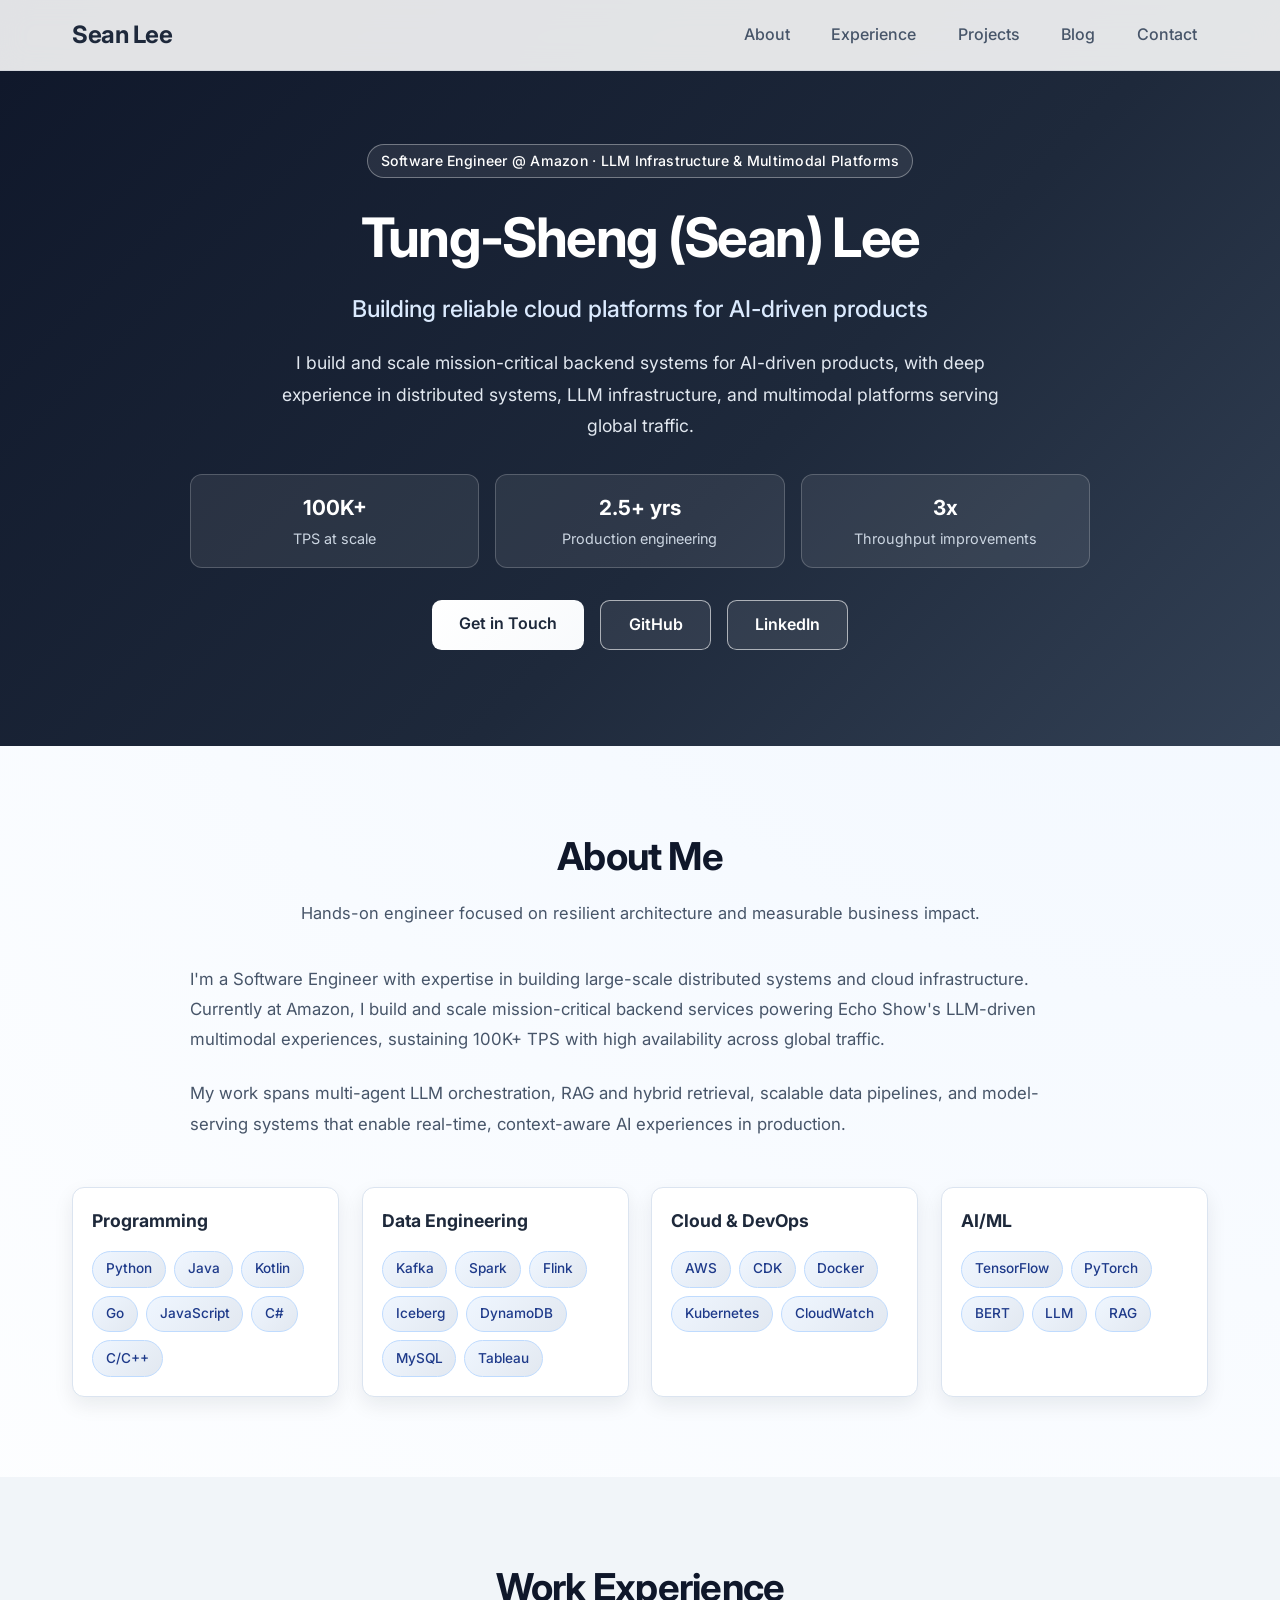
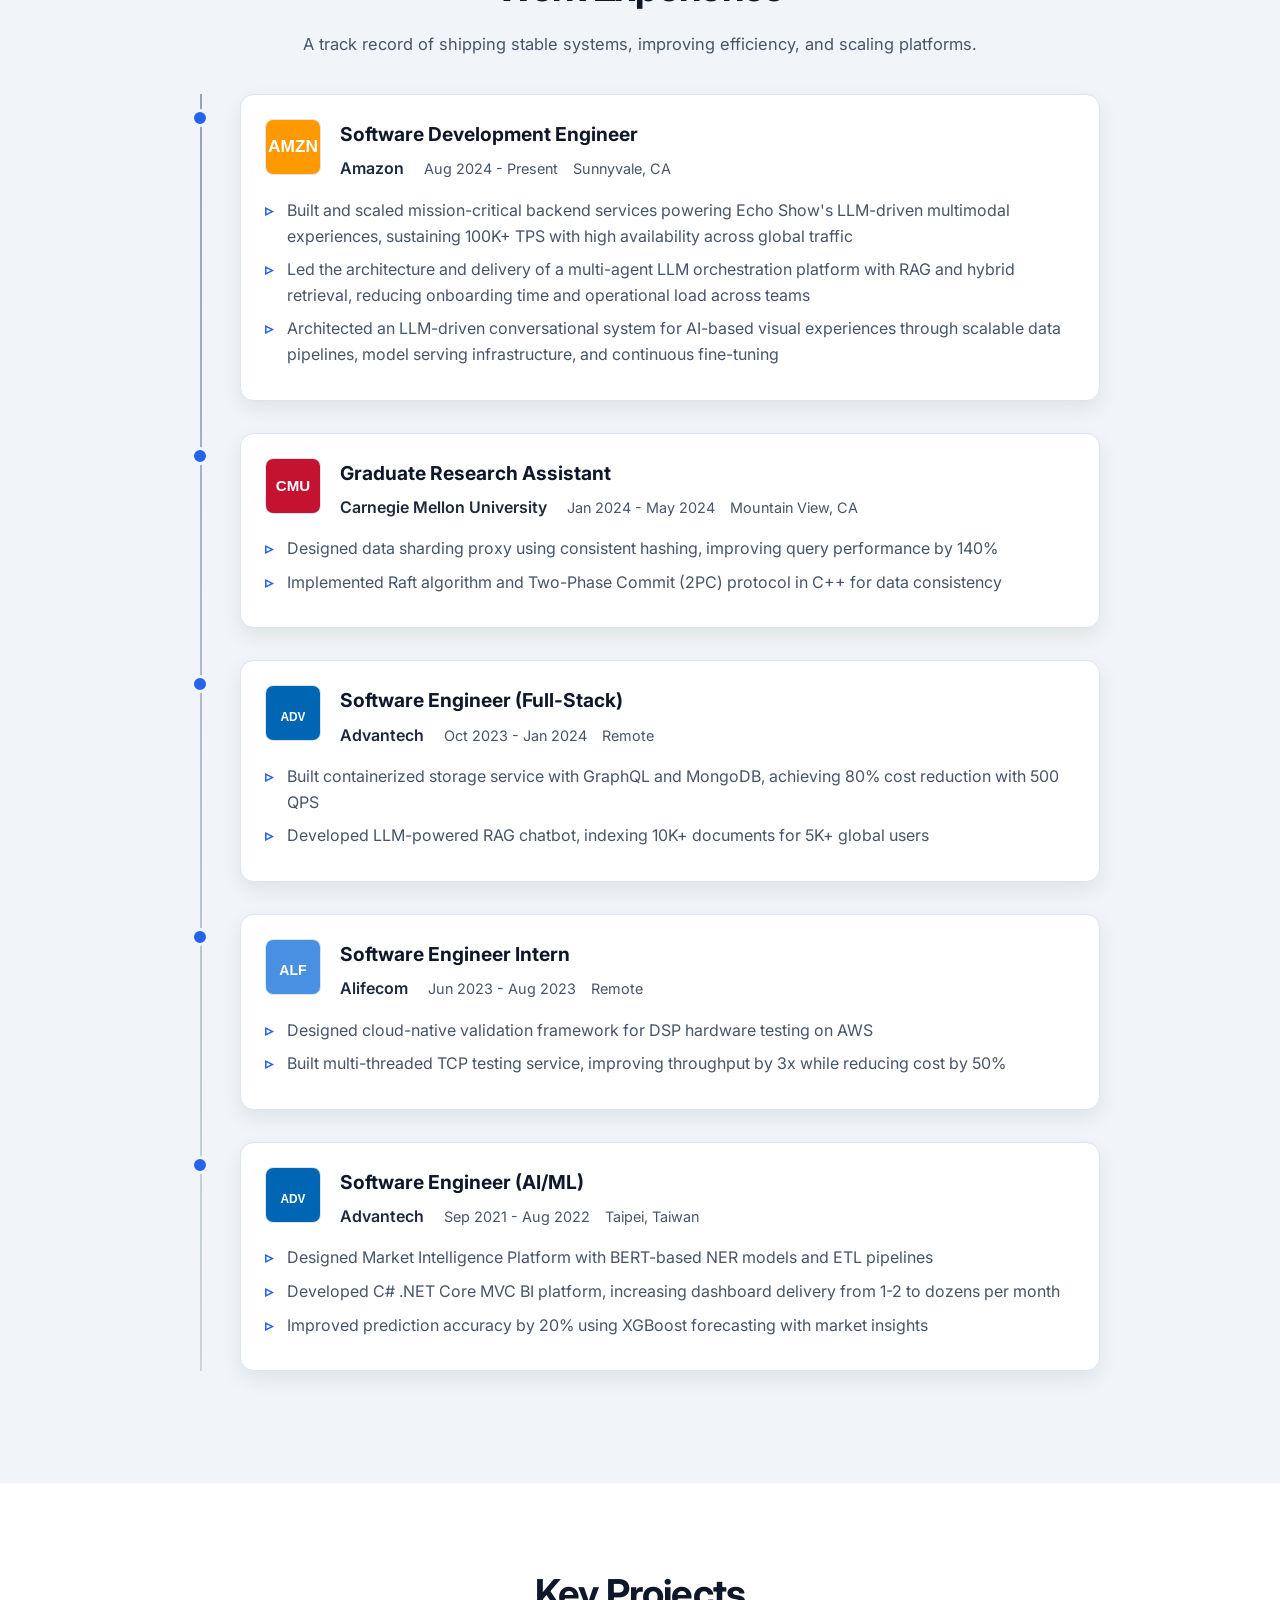
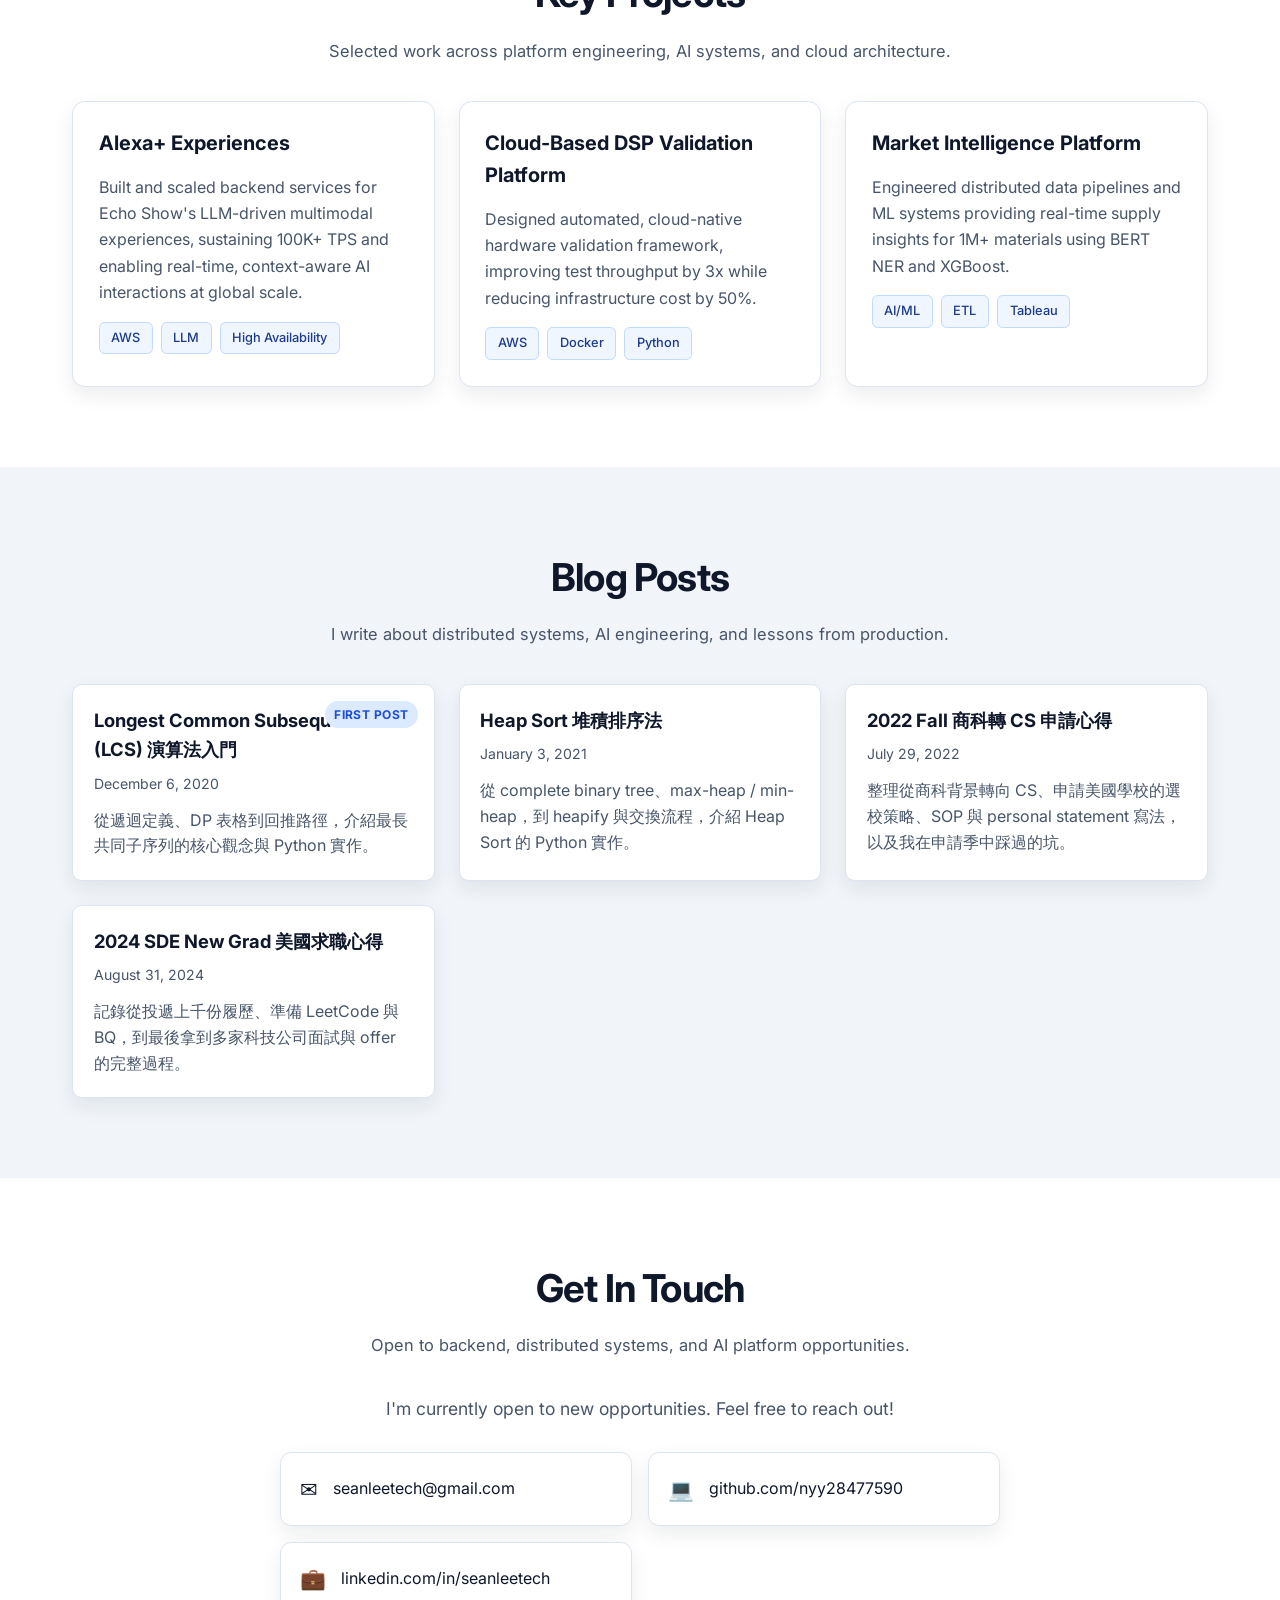
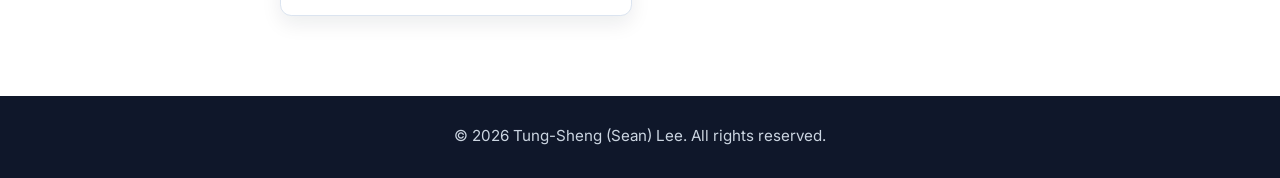
<file: index.html>
<!DOCTYPE html>
<html lang="en">
<head>
    <meta charset="UTF-8">
    <meta name="viewport" content="width=device-width, initial-scale=1.0">
    <meta name="description" content="Tung-Sheng (Sean) Lee - Software Engineer specializing in distributed systems, cloud infrastructure, and AI/ML">
    <meta name="author" content="Tung-Sheng (Sean) Lee">
    <meta name="keywords" content="Software Engineer, Distributed Systems, Cloud Infrastructure, AWS, AI/ML, Amazon, Backend Engineer">
    
    <!-- Canonical URL -->
    <link rel="canonical" href="https://www.seanleetech.com/">
    
    <!-- Open Graph / Social Media -->
    <meta property="og:type" content="website">
    <meta property="og:url" content="https://www.seanleetech.com/">
    <meta property="og:title" content="Sean Lee - Software Engineer">
    <meta property="og:description" content="Building scalable distributed systems and cloud infrastructure at Amazon. 2.5+ years delivering high-reliability production systems at 100K+ TPS.">
    
    <!-- Twitter Card -->
    <meta name="twitter:card" content="summary_large_image">
    <meta name="twitter:url" content="https://www.seanleetech.com/">
    <meta name="twitter:title" content="Sean Lee - Software Engineer">
    <meta name="twitter:description" content="Building scalable distributed systems and cloud infrastructure at Amazon.">
    
    <title>Sean Lee - Software Engineer | Distributed Systems & Cloud Infrastructure</title>
    <link rel="stylesheet" href="styles.css">
    <link rel="preconnect" href="https://fonts.googleapis.com">
    <link rel="preconnect" href="https://fonts.gstatic.com" crossorigin>
    <link href="https://fonts.googleapis.com/css2?family=Inter:wght@300;400;500;600;700&display=swap" rel="stylesheet">
    <script async src="https://www.googletagmanager.com/gtag/js?id=G-2Z2R29KTKR"></script>
    <script>
        window.dataLayer = window.dataLayer || [];
        function gtag() { dataLayer.push(arguments); }
        gtag('js', new Date());
        gtag('config', 'G-2Z2R29KTKR');
    </script>
</head>
<body>
    <!-- Navigation -->
    <nav class="navbar">
        <div class="container">
            <a href="/" class="nav-brand">Sean Lee</a>
            <ul class="nav-menu">
                <li><a href="#about">About</a></li>
                <li><a href="#experience">Experience</a></li>
                <li><a href="#projects">Projects</a></li>
                <li><a href="#blog">Blog</a></li>
                <li><a href="#contact">Contact</a></li>
            </ul>
        </div>
    </nav>

    <!-- Hero Section -->
    <section class="hero">
        <div class="container">
            <div class="hero-content">
                <p class="hero-kicker">Software Engineer @ Amazon &middot; LLM Infrastructure &amp; Multimodal Platforms</p>
                <h1 class="hero-title">Tung-Sheng (Sean) Lee</h1>
                <h2 class="hero-subtitle">Building reliable cloud platforms for AI-driven products</h2>
                <p class="hero-description">
                    I build and scale mission-critical backend systems for AI-driven products,
                    with deep experience in distributed systems, LLM infrastructure, and multimodal platforms
                    serving global traffic.
                </p>

                <div class="hero-metrics" aria-label="Professional highlights">
                    <div class="metric-card">
                        <span class="metric-value">100K+</span>
                        <span class="metric-label">TPS at scale</span>
                    </div>
                    <div class="metric-card">
                        <span class="metric-value">2.5+ yrs</span>
                        <span class="metric-label">Production engineering</span>
                    </div>
                    <div class="metric-card">
                        <span class="metric-value">3x</span>
                        <span class="metric-label">Throughput improvements</span>
                    </div>
                </div>

                <div class="hero-links">
                    <a href="mailto:seanleetech@gmail.com" class="btn btn-primary">Get in Touch</a>
                    <a href="https://github.com/nyy28477590" target="_blank" class="btn btn-secondary">GitHub</a>
                    <a href="https://www.linkedin.com/in/seanleetech/" target="_blank" class="btn btn-secondary">LinkedIn</a>
                </div>
            </div>
        </div>
    </section>

    <!-- About Section -->
    <section id="about" class="section">
        <div class="container">
            <h2 class="section-title">About Me</h2>
            <p class="section-subtitle">Hands-on engineer focused on resilient architecture and measurable business impact.</p>
            <div class="about-content">
                <p>
                    I'm a Software Engineer with expertise in building large-scale distributed systems and cloud infrastructure.
                    Currently at Amazon, I build and scale mission-critical backend services powering Echo Show's
                    LLM-driven multimodal experiences, sustaining 100K+ TPS with high availability across global traffic.
                </p>
                <p>
                    My work spans multi-agent LLM orchestration, RAG and hybrid retrieval, scalable data pipelines,
                    and model-serving systems that enable real-time, context-aware AI experiences in production.
                </p>

                <div class="skills-grid">
                    <div class="skill-category">
                        <h3>Programming</h3>
                        <div class="skill-tags">
                            <span>Python</span>
                            <span>Java</span>
                            <span>Kotlin</span>
                            <span>Go</span>
                            <span>JavaScript</span>
                            <span>C#</span>
                            <span>C/C++</span>
                        </div>
                    </div>
                    <div class="skill-category">
                        <h3>Data Engineering</h3>
                        <div class="skill-tags">
                            <span>Kafka</span>
                            <span>Spark</span>
                            <span>Flink</span>
                            <span>Iceberg</span>
                            <span>DynamoDB</span>
                            <span>MySQL</span>
                            <span>Tableau</span>
                        </div>
                    </div>
                    <div class="skill-category">
                        <h3>Cloud & DevOps</h3>
                        <div class="skill-tags">
                            <span>AWS</span>
                            <span>CDK</span>
                            <span>Docker</span>
                            <span>Kubernetes</span>
                            <span>CloudWatch</span>
                        </div>
                    </div>
                    <div class="skill-category">
                        <h3>AI/ML</h3>
                        <div class="skill-tags">
                            <span>TensorFlow</span>
                            <span>PyTorch</span>
                            <span>BERT</span>
                            <span>LLM</span>
                            <span>RAG</span>
                        </div>
                    </div>
                </div>
            </div>
        </div>
    </section>

    <!-- Experience Section -->
    <section id="experience" class="section section-alt">
        <div class="container">
            <h2 class="section-title">Work Experience</h2>
            <p class="section-subtitle">A track record of shipping stable systems, improving efficiency, and scaling platforms.</p>
            <div class="timeline">
                <div class="timeline-item">
                    <div class="timeline-marker"></div>
                    <div class="timeline-content">
                        <div class="timeline-header">
                            <div class="company-logo amazon-logo">
                                <svg viewBox="0 0 100 100" xmlns="http://www.w3.org/2000/svg">
                                    <rect width="100" height="100" fill="#FF9900"/>
                                    <text x="50" y="60" font-family="Arial, sans-serif" font-size="32" font-weight="bold" fill="white" text-anchor="middle">AMZN</text>
                                </svg>
                            </div>
                            <div class="timeline-info">
                                <h3>Software Development Engineer</h3>
                                <div>
                                    <span class="company">Amazon</span>
                                    <span class="period">Aug 2024 - Present</span>
                                    <span class="location">Sunnyvale, CA</span>
                                </div>
                            </div>
                        </div>
                        <ul class="timeline-details">
                            <li>Built and scaled mission-critical backend services powering Echo Show's LLM-driven multimodal experiences, sustaining 100K+ TPS with high availability across global traffic</li>
                            <li>Led the architecture and delivery of a multi-agent LLM orchestration platform with RAG and hybrid retrieval, reducing onboarding time and operational load across teams</li>
                            <li>Architected an LLM-driven conversational system for AI-based visual experiences through scalable data pipelines, model serving infrastructure, and continuous fine-tuning</li>
                        </ul>
                    </div>
                </div>

                <div class="timeline-item">
                    <div class="timeline-marker"></div>
                    <div class="timeline-content">
                        <div class="timeline-header">
                            <div class="company-logo cmu-logo">
                                <svg viewBox="0 0 100 100" xmlns="http://www.w3.org/2000/svg">
                                    <rect width="100" height="100" fill="#C41230"/>
                                    <text x="50" y="60" font-family="Arial, sans-serif" font-size="28" font-weight="bold" fill="white" text-anchor="middle">CMU</text>
                                </svg>
                            </div>
                            <div class="timeline-info">
                                <h3>Graduate Research Assistant</h3>
                                <div>
                                    <span class="company">Carnegie Mellon University</span>
                                    <span class="period">Jan 2024 - May 2024</span>
                                    <span class="location">Mountain View, CA</span>
                                </div>
                            </div>
                        </div>
                        <ul class="timeline-details">
                            <li>Designed data sharding proxy using consistent hashing, improving query performance by 140%</li>
                            <li>Implemented Raft algorithm and Two-Phase Commit (2PC) protocol in C++ for data consistency</li>
                        </ul>
                    </div>
                </div>

                <div class="timeline-item">
                    <div class="timeline-marker"></div>
                    <div class="timeline-content">
                        <div class="timeline-header">
                            <div class="company-logo advantech-logo">
                                <svg viewBox="0 0 100 100" xmlns="http://www.w3.org/2000/svg">
                                    <rect width="100" height="100" fill="#0066B3"/>
                                    <text x="50" y="65" font-family="Arial, sans-serif" font-size="22" font-weight="bold" fill="white" text-anchor="middle">ADV</text>
                                </svg>
                            </div>
                            <div class="timeline-info">
                                <h3>Software Engineer (Full-Stack)</h3>
                                <div>
                                    <span class="company">Advantech</span>
                                    <span class="period">Oct 2023 - Jan 2024</span>
                                    <span class="location">Remote</span>
                                </div>
                            </div>
                        </div>
                        <ul class="timeline-details">
                            <li>Built containerized storage service with GraphQL and MongoDB, achieving 80% cost reduction with 500 QPS</li>
                            <li>Developed LLM-powered RAG chatbot, indexing 10K+ documents for 5K+ global users</li>
                        </ul>
                    </div>
                </div>

                <div class="timeline-item">
                    <div class="timeline-marker"></div>
                    <div class="timeline-content">
                        <div class="timeline-header">
                            <div class="company-logo alifecom-logo">
                                <svg viewBox="0 0 100 100" xmlns="http://www.w3.org/2000/svg">
                                    <rect width="100" height="100" fill="#4A90E2"/>
                                    <text x="50" y="65" font-family="Arial, sans-serif" font-size="26" font-weight="bold" fill="white" text-anchor="middle">ALF</text>
                                </svg>
                            </div>
                            <div class="timeline-info">
                                <h3>Software Engineer Intern</h3>
                                <div>
                                    <span class="company">Alifecom</span>
                                    <span class="period">Jun 2023 - Aug 2023</span>
                                    <span class="location">Remote</span>
                                </div>
                            </div>
                        </div>
                        <ul class="timeline-details">
                            <li>Designed cloud-native validation framework for DSP hardware testing on AWS</li>
                            <li>Built multi-threaded TCP testing service, improving throughput by 3x while reducing cost by 50%</li>
                        </ul>
                    </div>
                </div>

                <div class="timeline-item">
                    <div class="timeline-marker"></div>
                    <div class="timeline-content">
                        <div class="timeline-header">
                            <div class="company-logo advantech-logo">
                                <svg viewBox="0 0 100 100" xmlns="http://www.w3.org/2000/svg">
                                    <rect width="100" height="100" fill="#0066B3"/>
                                    <text x="50" y="65" font-family="Arial, sans-serif" font-size="22" font-weight="bold" fill="white" text-anchor="middle">ADV</text>
                                </svg>
                            </div>
                            <div class="timeline-info">
                                <h3>Software Engineer (AI/ML)</h3>
                                <div>
                                    <span class="company">Advantech</span>
                                    <span class="period">Sep 2021 - Aug 2022</span>
                                    <span class="location">Taipei, Taiwan</span>
                                </div>
                            </div>
                        </div>
                        <ul class="timeline-details">
                            <li>Designed Market Intelligence Platform with BERT-based NER models and ETL pipelines</li>
                            <li>Developed C# .NET Core MVC BI platform, increasing dashboard delivery from 1-2 to dozens per month</li>
                            <li>Improved prediction accuracy by 20% using XGBoost forecasting with market insights</li>
                        </ul>
                    </div>
                </div>
            </div>
        </div>
    </section>

    <!-- Projects Section -->
    <section id="projects" class="section">
        <div class="container">
            <h2 class="section-title">Key Projects</h2>
            <p class="section-subtitle">Selected work across platform engineering, AI systems, and cloud architecture.</p>
            <div class="projects-grid">
                <div class="project-card">
                    <h3>Alexa+ Experiences</h3>
                    <p>Built and scaled backend services for Echo Show's LLM-driven multimodal experiences, sustaining 100K+ TPS and enabling real-time, context-aware AI interactions at global scale.</p>
                    <div class="project-tags">
                        <span>AWS</span>
                        <span>LLM</span>
                        <span>High Availability</span>
                    </div>
                </div>
                <div class="project-card">
                    <h3>Cloud-Based DSP Validation Platform</h3>
                    <p>Designed automated, cloud-native hardware validation framework, improving test throughput by 3x while reducing infrastructure cost by 50%.</p>
                    <div class="project-tags">
                        <span>AWS</span>
                        <span>Docker</span>
                        <span>Python</span>
                    </div>
                </div>
                <div class="project-card">
                    <h3>Market Intelligence Platform</h3>
                    <p>Engineered distributed data pipelines and ML systems providing real-time supply insights for 1M+ materials using BERT NER and XGBoost.</p>
                    <div class="project-tags">
                        <span>AI/ML</span>
                        <span>ETL</span>
                        <span>Tableau</span>
                    </div>
                </div>
            </div>
        </div>
    </section>

    <!-- Blog Section -->
    <section id="blog" class="section section-alt">
        <div class="container">
            <h2 class="section-title">Blog Posts</h2>
            <p class="section-subtitle">I write about distributed systems, AI engineering, and lessons from production.</p>
            <div id="blog-posts" class="blog-grid">
                <!-- Blog posts will be added here -->
                <p class="blog-placeholder">Blog posts coming soon...</p>
            </div>
        </div>
    </section>

    <!-- Contact Section -->
    <section id="contact" class="section">
        <div class="container">
            <h2 class="section-title">Get In Touch</h2>
            <p class="section-subtitle">Open to backend, distributed systems, and AI platform opportunities.</p>
            <div class="contact-content">
                <p>I'm currently open to new opportunities. Feel free to reach out!</p>
                <div class="contact-links">
                    <a href="mailto:seanleetech@gmail.com" class="contact-item">
                        <span class="contact-icon" aria-hidden="true">&#9993;</span>
                        <span>seanleetech@gmail.com</span>
                    </a>
                    <a href="https://github.com/nyy28477590" target="_blank" class="contact-item">
                        <span class="contact-icon" aria-hidden="true">&#128187;</span>
                        <span>github.com/nyy28477590</span>
                    </a>
                    <a href="https://www.linkedin.com/in/seanleetech/" target="_blank" class="contact-item">
                        <span class="contact-icon" aria-hidden="true">&#128188;</span>
                        <span>linkedin.com/in/seanleetech</span>
                    </a>
                </div>
            </div>
        </div>
    </section>

    <!-- Footer -->
    <footer class="footer">
        <div class="container">
            <p>&copy; <span id="current-year">2026</span> Tung-Sheng (Sean) Lee. All rights reserved.</p>
        </div>
    </footer>

    <script src="script.js"></script>
</body>
</html>
</file>
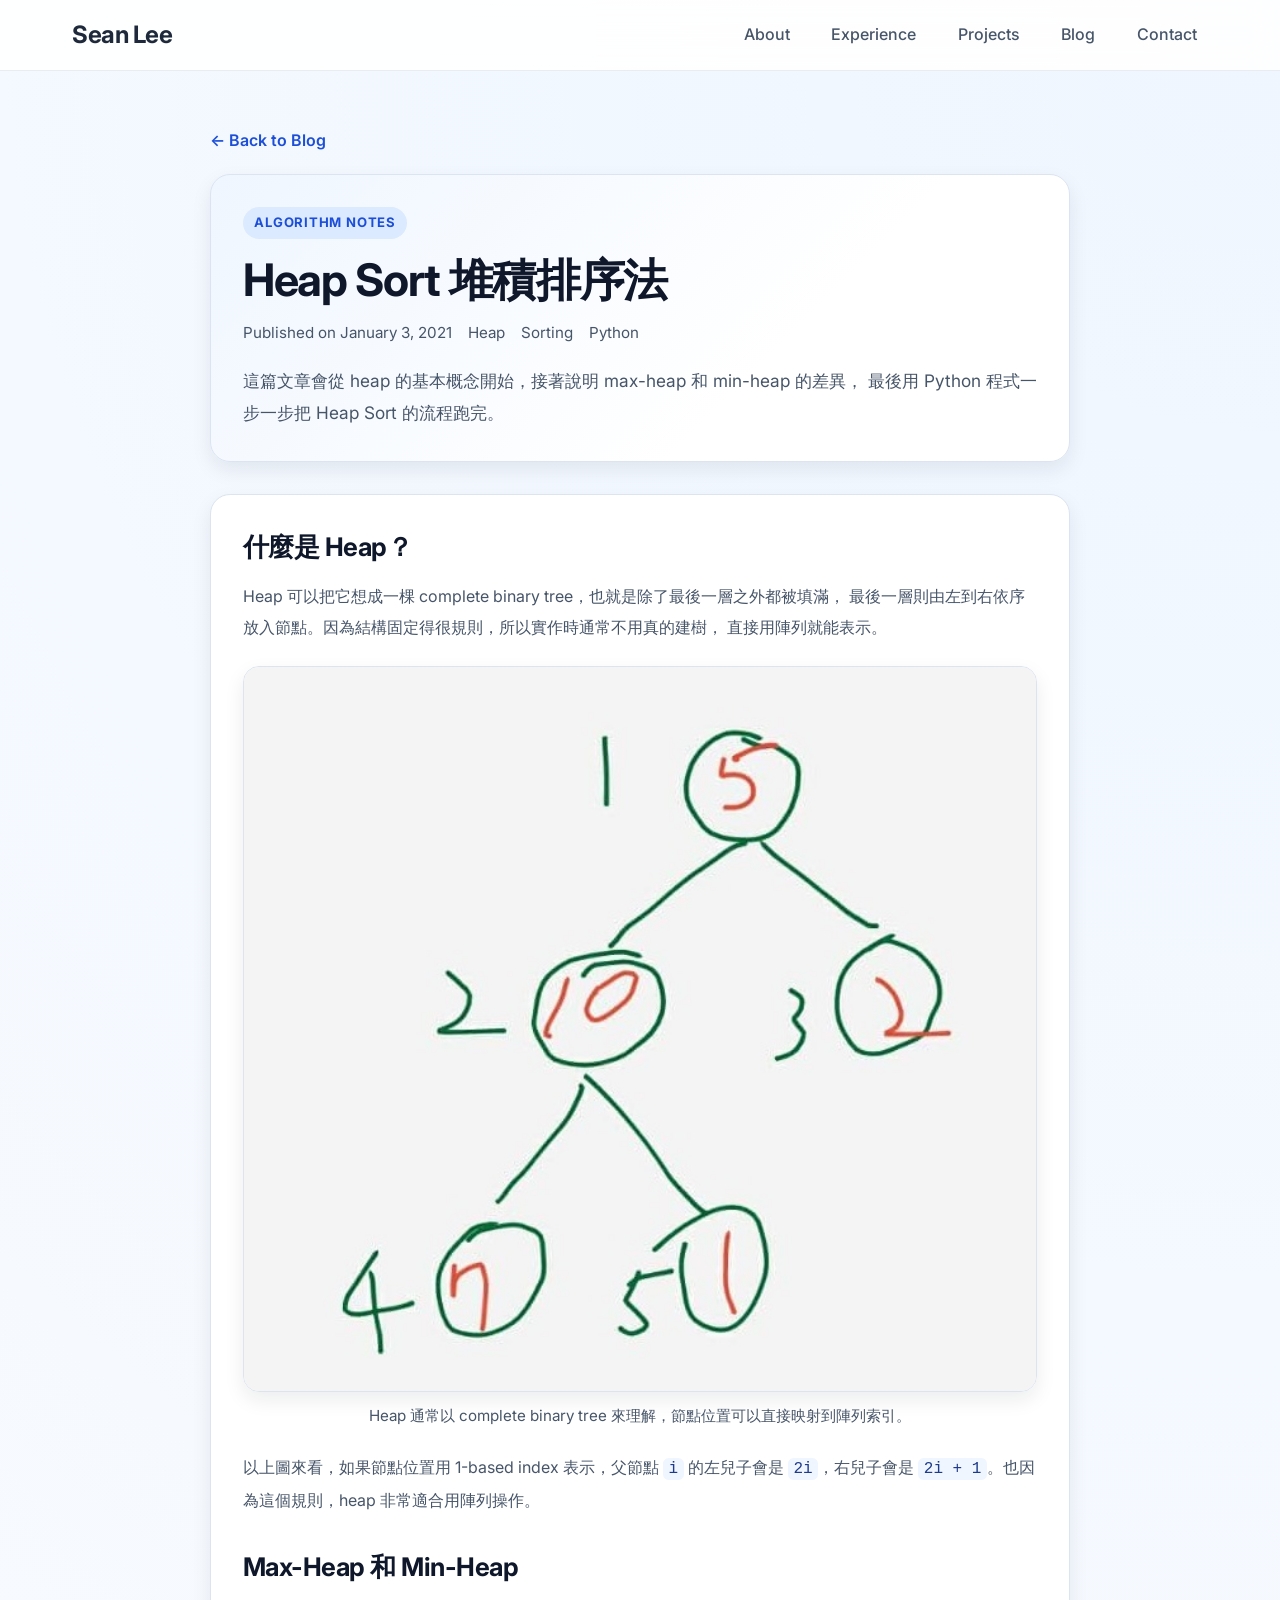
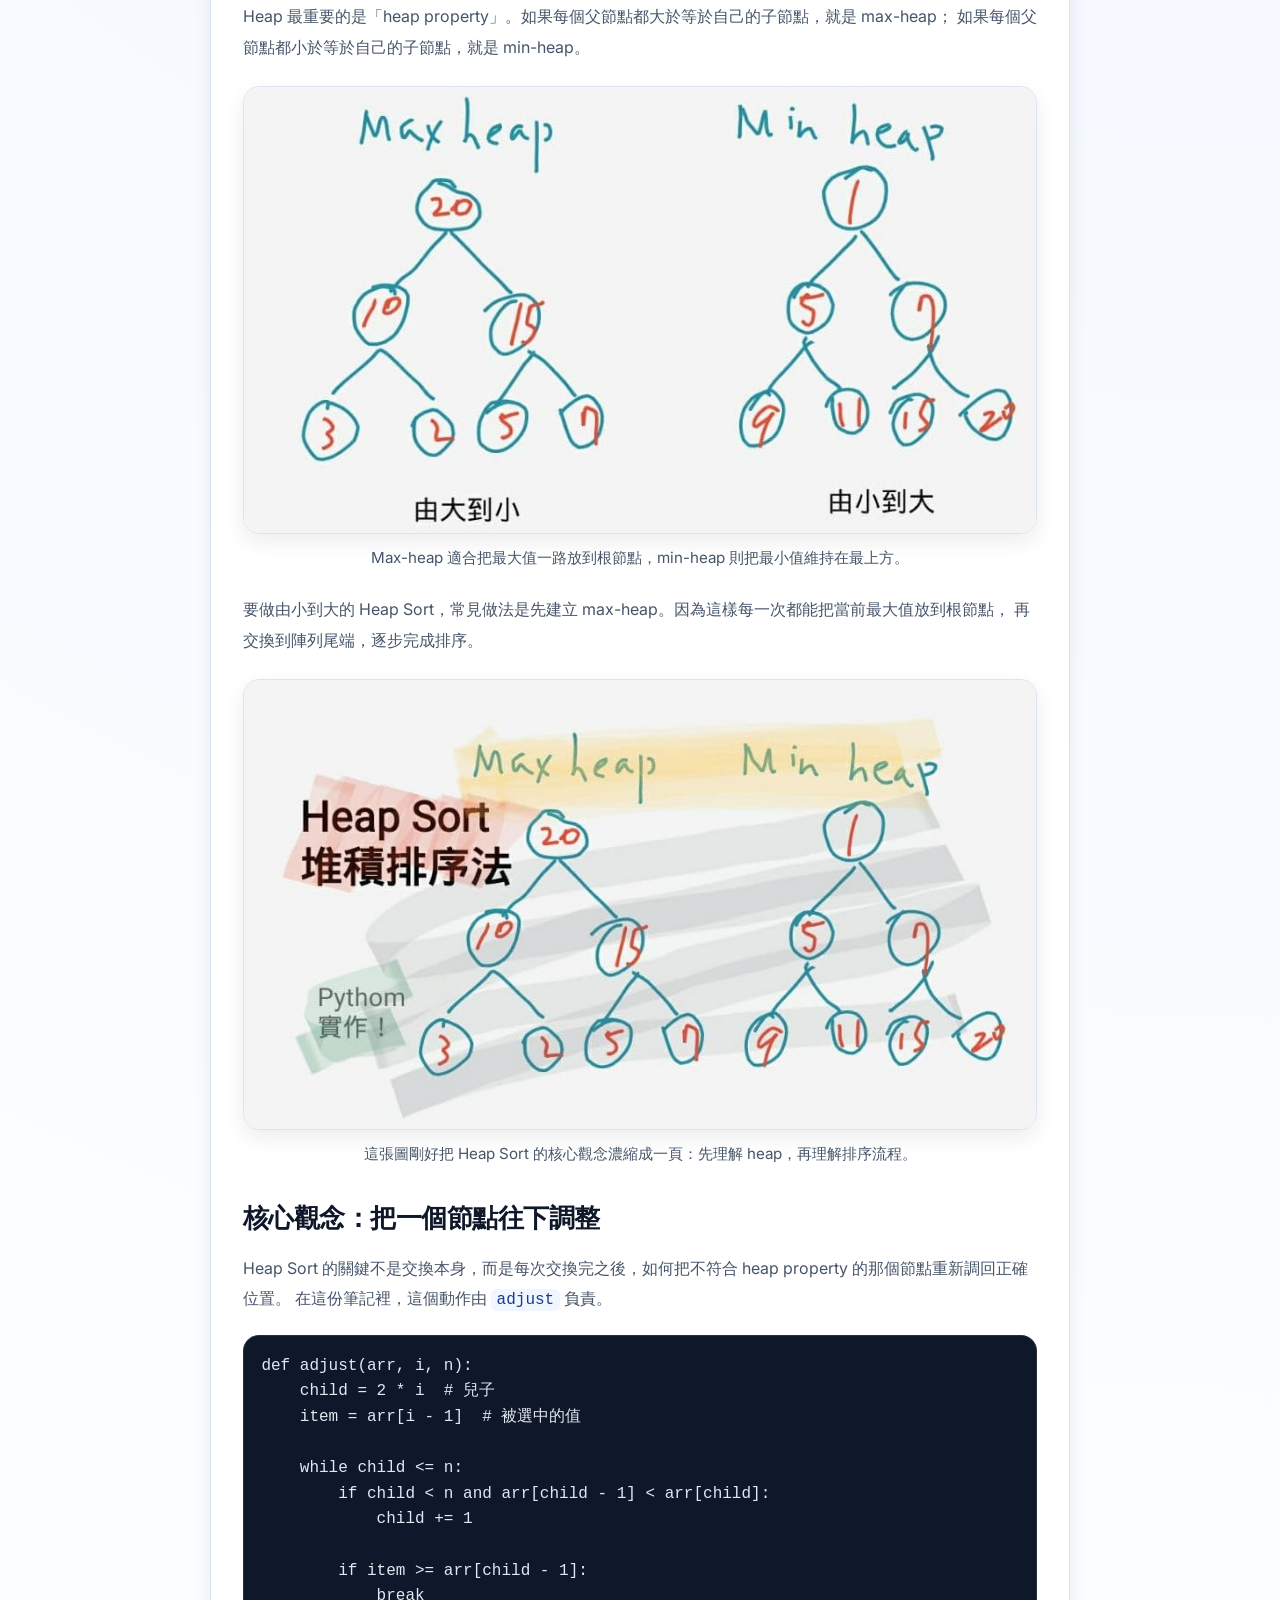
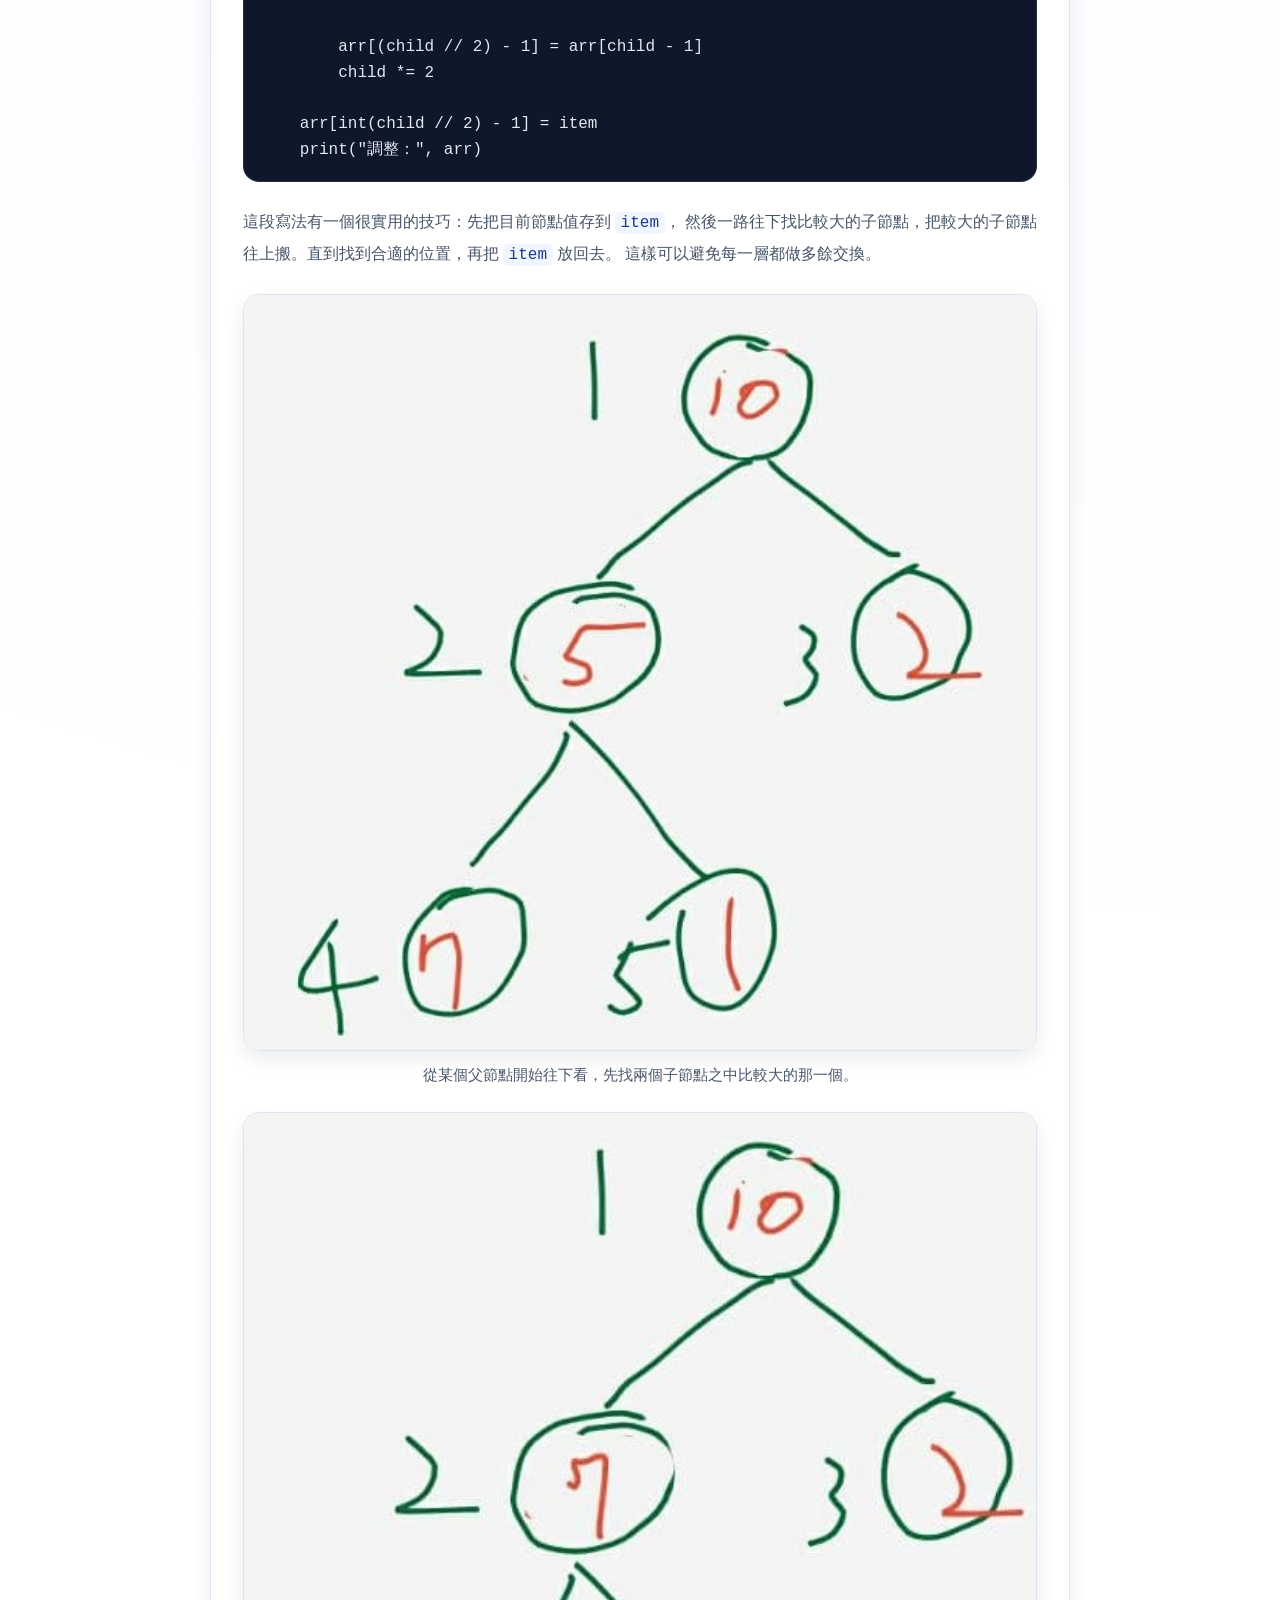
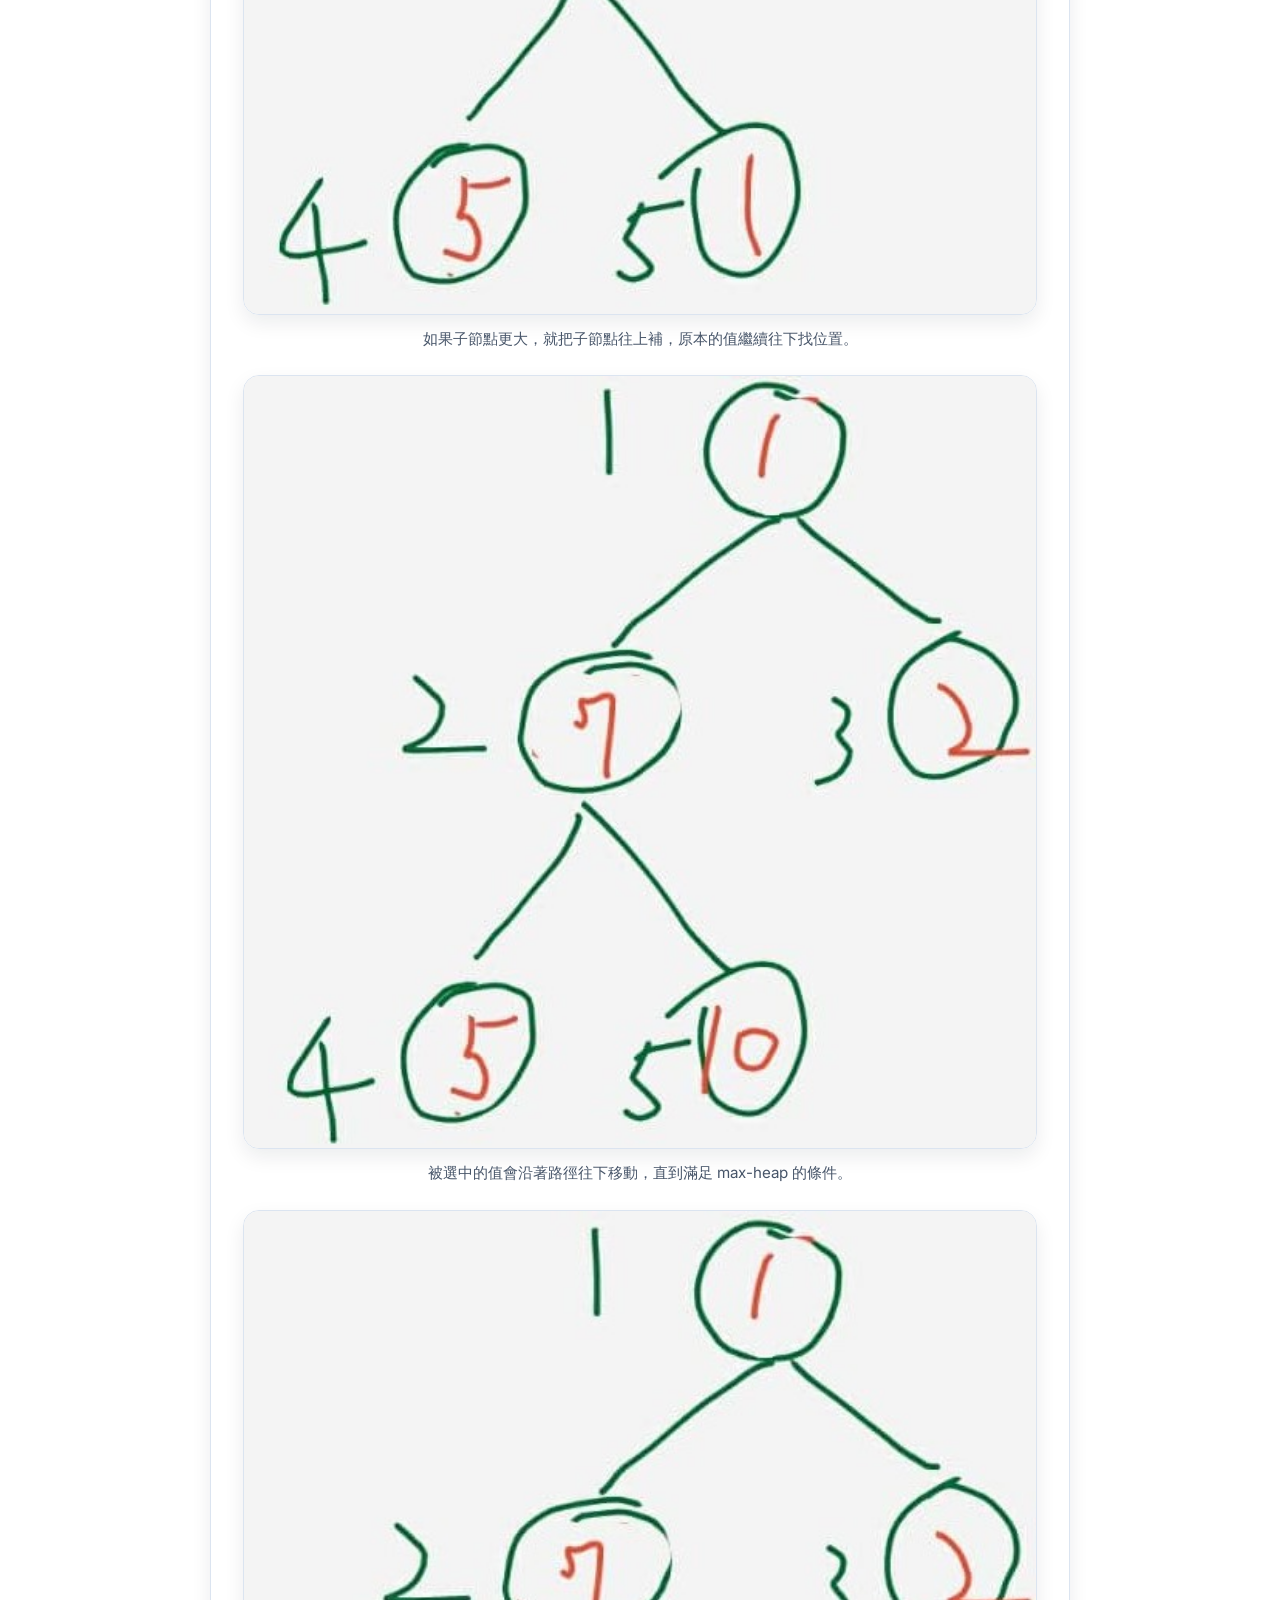
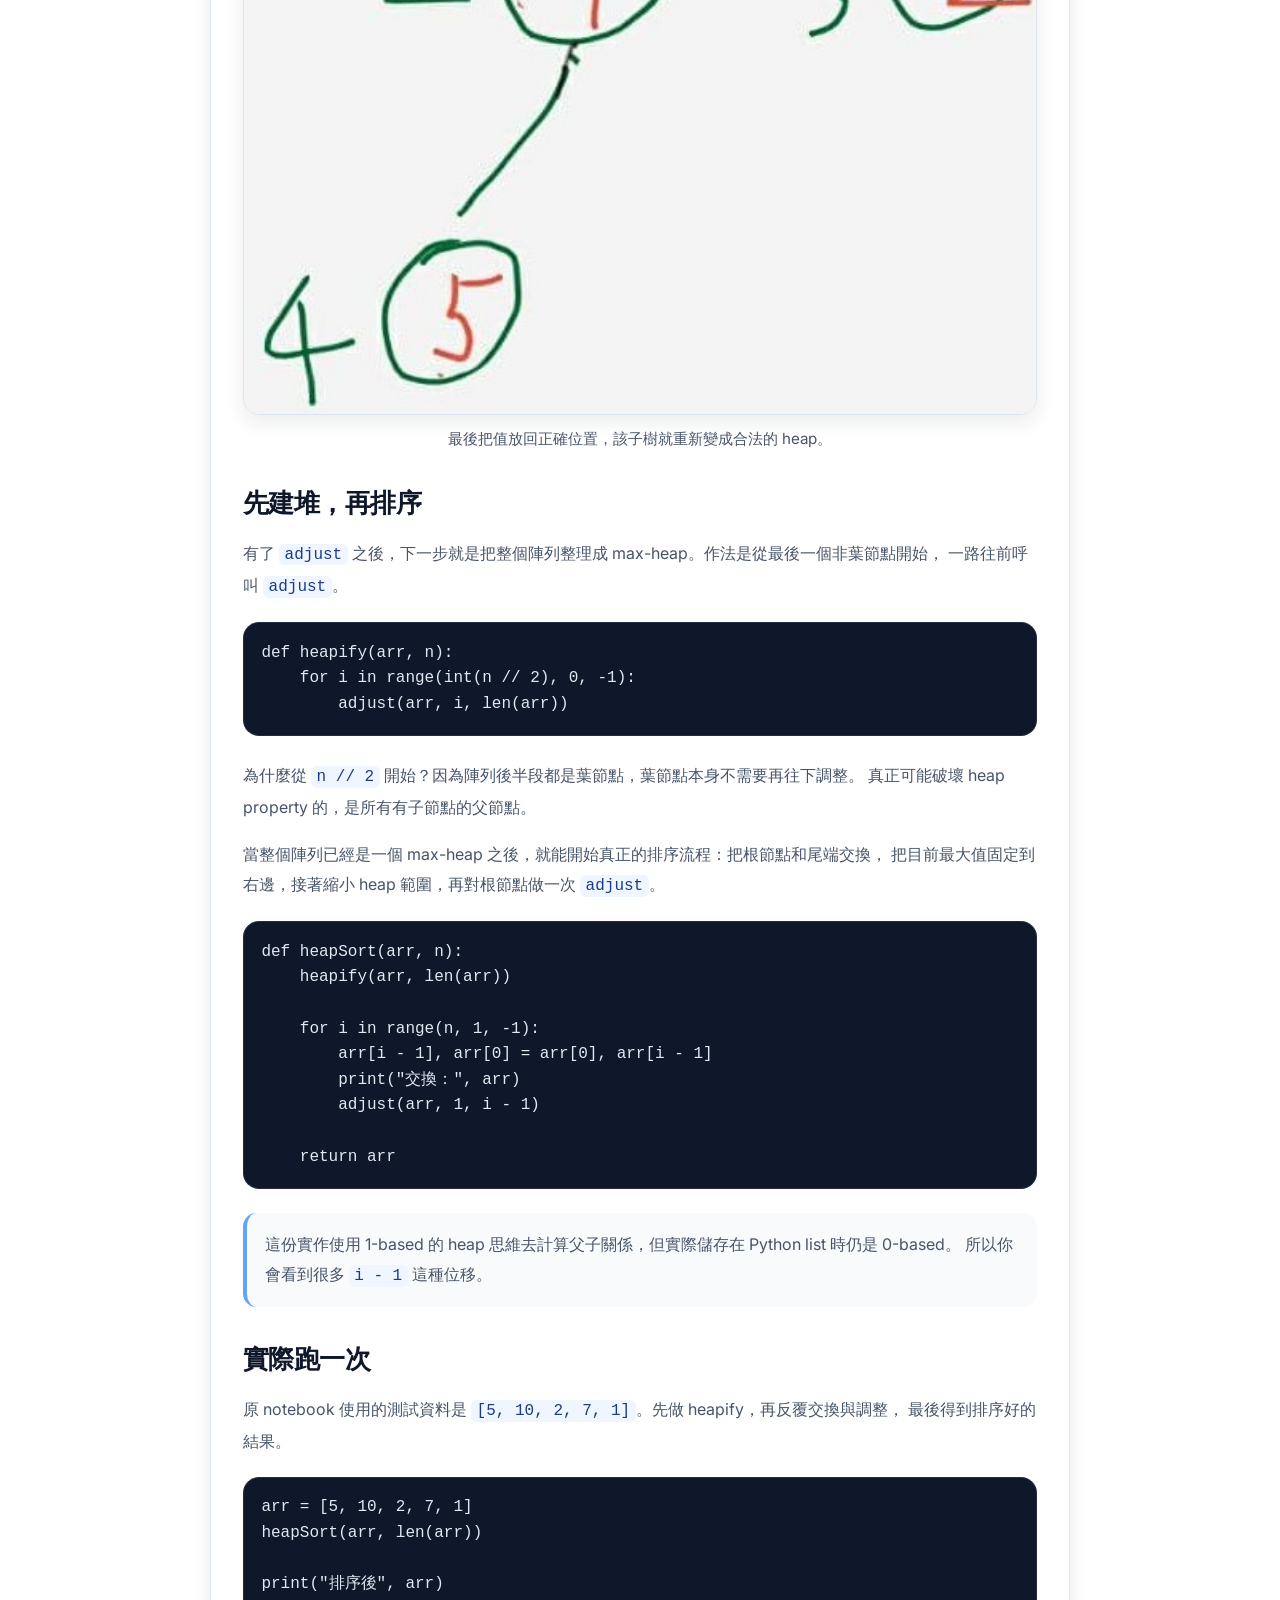
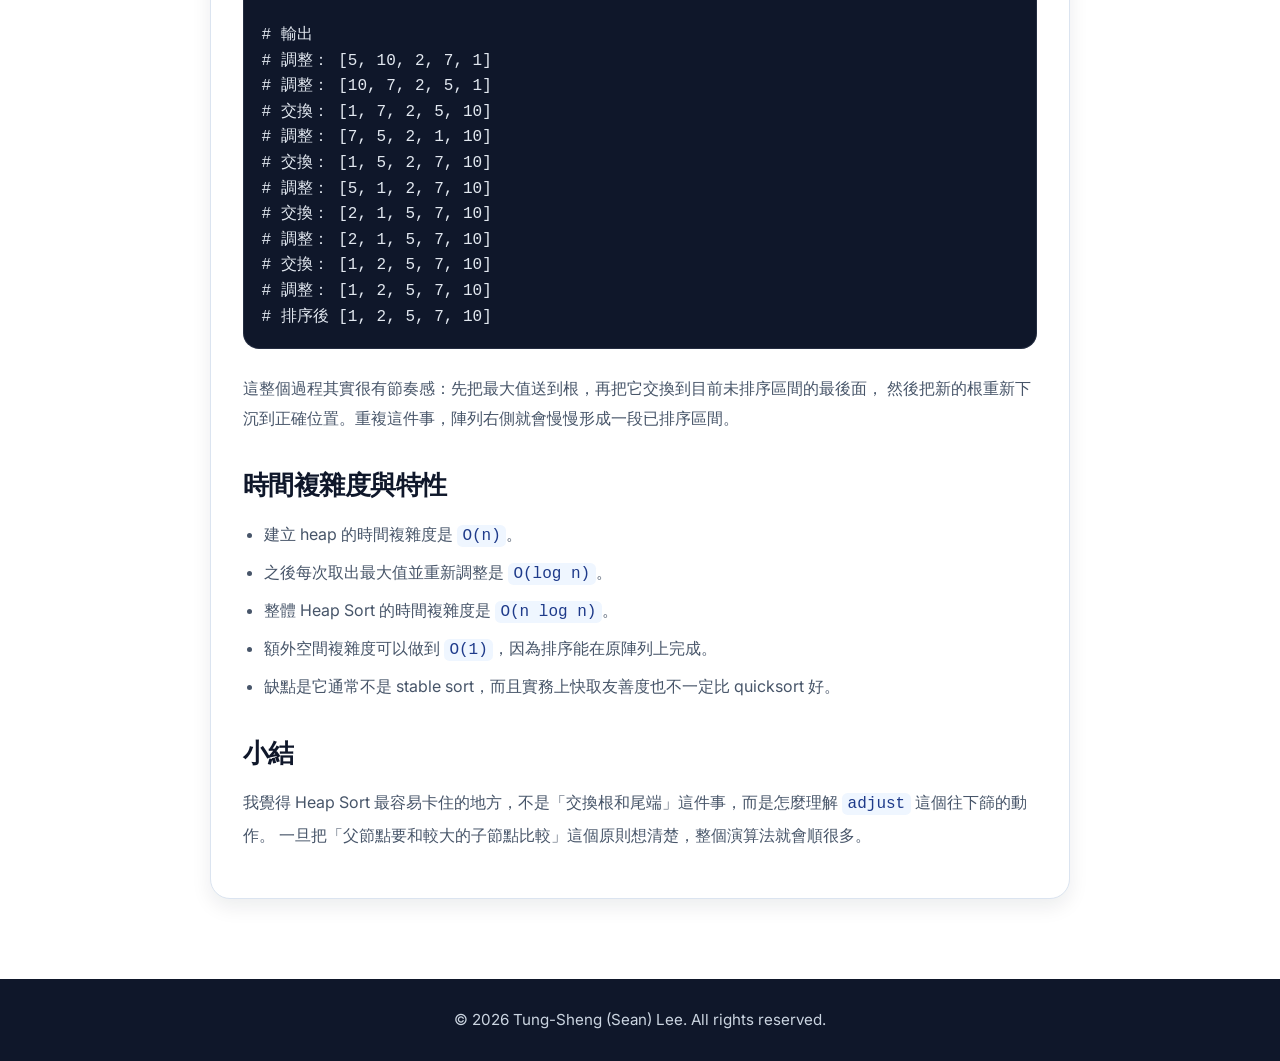
<file: blog/heap-sort-notes.html>
<!DOCTYPE html>
<html lang="zh-Hant">
<head>
    <meta charset="UTF-8">
    <meta name="viewport" content="width=device-width, initial-scale=1.0">
    <meta name="description" content="介紹 Heap Sort 堆積排序法，整理 heap、heapify 與 Python 實作。">
    <title>Heap Sort 堆積排序法 | Sean Lee</title>
    <link rel="stylesheet" href="../styles.css">
    <link rel="preconnect" href="https://fonts.googleapis.com">
    <link rel="preconnect" href="https://fonts.gstatic.com" crossorigin>
    <link href="https://fonts.googleapis.com/css2?family=Inter:wght@300;400;500;600;700&display=swap" rel="stylesheet">
    <script async src="https://www.googletagmanager.com/gtag/js?id=G-2Z2R29KTKR"></script>
    <script>
        window.dataLayer = window.dataLayer || [];
        function gtag() { dataLayer.push(arguments); }
        gtag('js', new Date());
        gtag('config', 'G-2Z2R29KTKR');
    </script>
</head>
<body>
    <nav class="navbar">
        <div class="container">
            <a href="/" class="nav-brand">Sean Lee</a>
            <ul class="nav-menu">
                <li><a href="../index.html#about">About</a></li>
                <li><a href="../index.html#experience">Experience</a></li>
                <li><a href="../index.html#projects">Projects</a></li>
                <li><a href="../index.html#blog">Blog</a></li>
                <li><a href="../index.html#contact">Contact</a></li>
            </ul>
        </div>
    </nav>

    <main class="article-shell">
        <div class="container">
            <div class="article-wrap">
                <a class="article-backlink" href="../index.html#blog">&larr; Back to Blog</a>

                <header class="article-hero">
                    <span class="article-eyebrow">Algorithm Notes</span>
                    <h1>Heap Sort 堆積排序法</h1>
                    <div class="article-meta">
                        <span>Published on January 3, 2021</span>
                        <span>Heap</span>
                        <span>Sorting</span>
                        <span>Python</span>
                    </div>
                    <p class="article-lead">
                        這篇文章會從 heap 的基本概念開始，接著說明 max-heap 和 min-heap 的差異，
                        最後用 Python 程式一步一步把 Heap Sort 的流程跑完。
                    </p>
                </header>

                <article class="article-content">
                    <h2>什麼是 Heap？</h2>
                    <p>
                        Heap 可以把它想成一棵 complete binary tree，也就是除了最後一層之外都被填滿，
                        最後一層則由左到右依序放入節點。因為結構固定得很規則，所以實作時通常不用真的建樹，
                        直接用陣列就能表示。
                    </p>

                    <figure class="article-figure">
                        <img src="../images/heapSort/二元樹.jpg" alt="Complete binary tree 與索引位置示意圖">
                        <figcaption>Heap 通常以 complete binary tree 來理解，節點位置可以直接映射到陣列索引。</figcaption>
                    </figure>

                    <p>
                        以上圖來看，如果節點位置用 1-based index 表示，父節點 <code>i</code> 的左兒子會是
                        <code>2i</code>，右兒子會是 <code>2i + 1</code>。也因為這個規則，heap 非常適合用陣列操作。
                    </p>

                    <h2>Max-Heap 和 Min-Heap</h2>
                    <p>
                        Heap 最重要的是「heap property」。如果每個父節點都大於等於自己的子節點，就是 max-heap；
                        如果每個父節點都小於等於自己的子節點，就是 min-heap。
                    </p>

                    <figure class="article-figure">
                        <img src="../images/heapSort/maxmin heap.jpg" alt="Max heap 與 min heap 的比較圖">
                        <figcaption>Max-heap 適合把最大值一路放到根節點，min-heap 則把最小值維持在最上方。</figcaption>
                    </figure>

                    <p>
                        要做由小到大的 Heap Sort，常見做法是先建立 max-heap。因為這樣每一次都能把當前最大值放到根節點，
                        再交換到陣列尾端，逐步完成排序。
                    </p>

                    <figure class="article-figure">
                        <img src="../images/heapSort/heapsort cover.jpg" alt="Heap Sort 封面圖，展示 max heap 與 min heap 的概念">
                        <figcaption>這張圖剛好把 Heap Sort 的核心觀念濃縮成一頁：先理解 heap，再理解排序流程。</figcaption>
                    </figure>

                    <h2>核心觀念：把一個節點往下調整</h2>
                    <p>
                        Heap Sort 的關鍵不是交換本身，而是每次交換完之後，如何把不符合 heap property 的那個節點重新調回正確位置。
                        在這份筆記裡，這個動作由 <code>adjust</code> 負責。
                    </p>

                    <pre><code>def adjust(arr, i, n):
    child = 2 * i  # 兒子
    item = arr[i - 1]  # 被選中的值

    while child &lt;= n:
        if child &lt; n and arr[child - 1] &lt; arr[child]:
            child += 1

        if item &gt;= arr[child - 1]:
            break

        arr[(child // 2) - 1] = arr[child - 1]
        child *= 2

    arr[int(child // 2) - 1] = item
    print("調整：", arr)</code></pre>

                    <p>
                        這段寫法有一個很實用的技巧：先把目前節點值存到 <code>item</code>，
                        然後一路往下找比較大的子節點，把較大的子節點往上搬。直到找到合適的位置，再把 <code>item</code> 放回去。
                        這樣可以避免每一層都做多餘交換。
                    </p>

                    <figure class="article-figure">
                        <img src="../images/heapSort/二元樹1.jpg" alt="Heap 調整步驟第一張示意圖">
                        <figcaption>從某個父節點開始往下看，先找兩個子節點之中比較大的那一個。</figcaption>
                    </figure>

                    <figure class="article-figure">
                        <img src="../images/heapSort/二元樹2.jpg" alt="Heap 調整步驟第二張示意圖">
                        <figcaption>如果子節點更大，就把子節點往上補，原本的值繼續往下找位置。</figcaption>
                    </figure>

                    <figure class="article-figure">
                        <img src="../images/heapSort/二元樹3.jpg" alt="Heap 調整步驟第三張示意圖">
                        <figcaption>被選中的值會沿著路徑往下移動，直到滿足 max-heap 的條件。</figcaption>
                    </figure>

                    <figure class="article-figure">
                        <img src="../images/heapSort/二元樹4.jpg" alt="Heap 調整步驟第四張示意圖">
                        <figcaption>最後把值放回正確位置，該子樹就重新變成合法的 heap。</figcaption>
                    </figure>

                    <h2>先建堆，再排序</h2>
                    <p>
                        有了 <code>adjust</code> 之後，下一步就是把整個陣列整理成 max-heap。作法是從最後一個非葉節點開始，
                        一路往前呼叫 <code>adjust</code>。
                    </p>

                    <pre><code>def heapify(arr, n):
    for i in range(int(n // 2), 0, -1):
        adjust(arr, i, len(arr))</code></pre>

                    <p>
                        為什麼從 <code>n // 2</code> 開始？因為陣列後半段都是葉節點，葉節點本身不需要再往下調整。
                        真正可能破壞 heap property 的，是所有有子節點的父節點。
                    </p>

                    <p>
                        當整個陣列已經是一個 max-heap 之後，就能開始真正的排序流程：把根節點和尾端交換，
                        把目前最大值固定到右邊，接著縮小 heap 範圍，再對根節點做一次 <code>adjust</code>。
                    </p>

                    <pre><code>def heapSort(arr, n):
    heapify(arr, len(arr))

    for i in range(n, 1, -1):
        arr[i - 1], arr[0] = arr[0], arr[i - 1]
        print("交換：", arr)
        adjust(arr, 1, i - 1)

    return arr</code></pre>

                    <div class="article-note">
                        <p>
                            這份實作使用 1-based 的 heap 思維去計算父子關係，但實際儲存在 Python list 時仍是 0-based。
                            所以你會看到很多 <code>i - 1</code> 這種位移。
                        </p>
                    </div>

                    <h2>實際跑一次</h2>
                    <p>
                        原 notebook 使用的測試資料是 <code>[5, 10, 2, 7, 1]</code>。先做 heapify，再反覆交換與調整，
                        最後得到排序好的結果。
                    </p>

                    <pre><code>arr = [5, 10, 2, 7, 1]
heapSort(arr, len(arr))

print("排序後", arr)

# 輸出
# 調整： [5, 10, 2, 7, 1]
# 調整： [10, 7, 2, 5, 1]
# 交換： [1, 7, 2, 5, 10]
# 調整： [7, 5, 2, 1, 10]
# 交換： [1, 5, 2, 7, 10]
# 調整： [5, 1, 2, 7, 10]
# 交換： [2, 1, 5, 7, 10]
# 調整： [2, 1, 5, 7, 10]
# 交換： [1, 2, 5, 7, 10]
# 調整： [1, 2, 5, 7, 10]
# 排序後 [1, 2, 5, 7, 10]</code></pre>

                    <p>
                        這整個過程其實很有節奏感：先把最大值送到根，再把它交換到目前未排序區間的最後面，
                        然後把新的根重新下沉到正確位置。重複這件事，陣列右側就會慢慢形成一段已排序區間。
                    </p>

                    <h2>時間複雜度與特性</h2>
                    <ul>
                        <li>建立 heap 的時間複雜度是 <code>O(n)</code>。</li>
                        <li>之後每次取出最大值並重新調整是 <code>O(log n)</code>。</li>
                        <li>整體 Heap Sort 的時間複雜度是 <code>O(n log n)</code>。</li>
                        <li>額外空間複雜度可以做到 <code>O(1)</code>，因為排序能在原陣列上完成。</li>
                        <li>缺點是它通常不是 stable sort，而且實務上快取友善度也不一定比 quicksort 好。</li>
                    </ul>

                    <h2>小結</h2>
                    <p>
                        我覺得 Heap Sort 最容易卡住的地方，不是「交換根和尾端」這件事，而是怎麼理解 <code>adjust</code> 這個往下篩的動作。
                        一旦把「父節點要和較大的子節點比較」這個原則想清楚，整個演算法就會順很多。
                    </p>
                </article>
            </div>
        </div>
    </main>

    <footer class="footer">
        <div class="container">
            <p>&copy; <span id="current-year">2026</span> Tung-Sheng (Sean) Lee. All rights reserved.</p>
        </div>
    </footer>

    <script src="../script.js"></script>
</body>
</html>
</file>
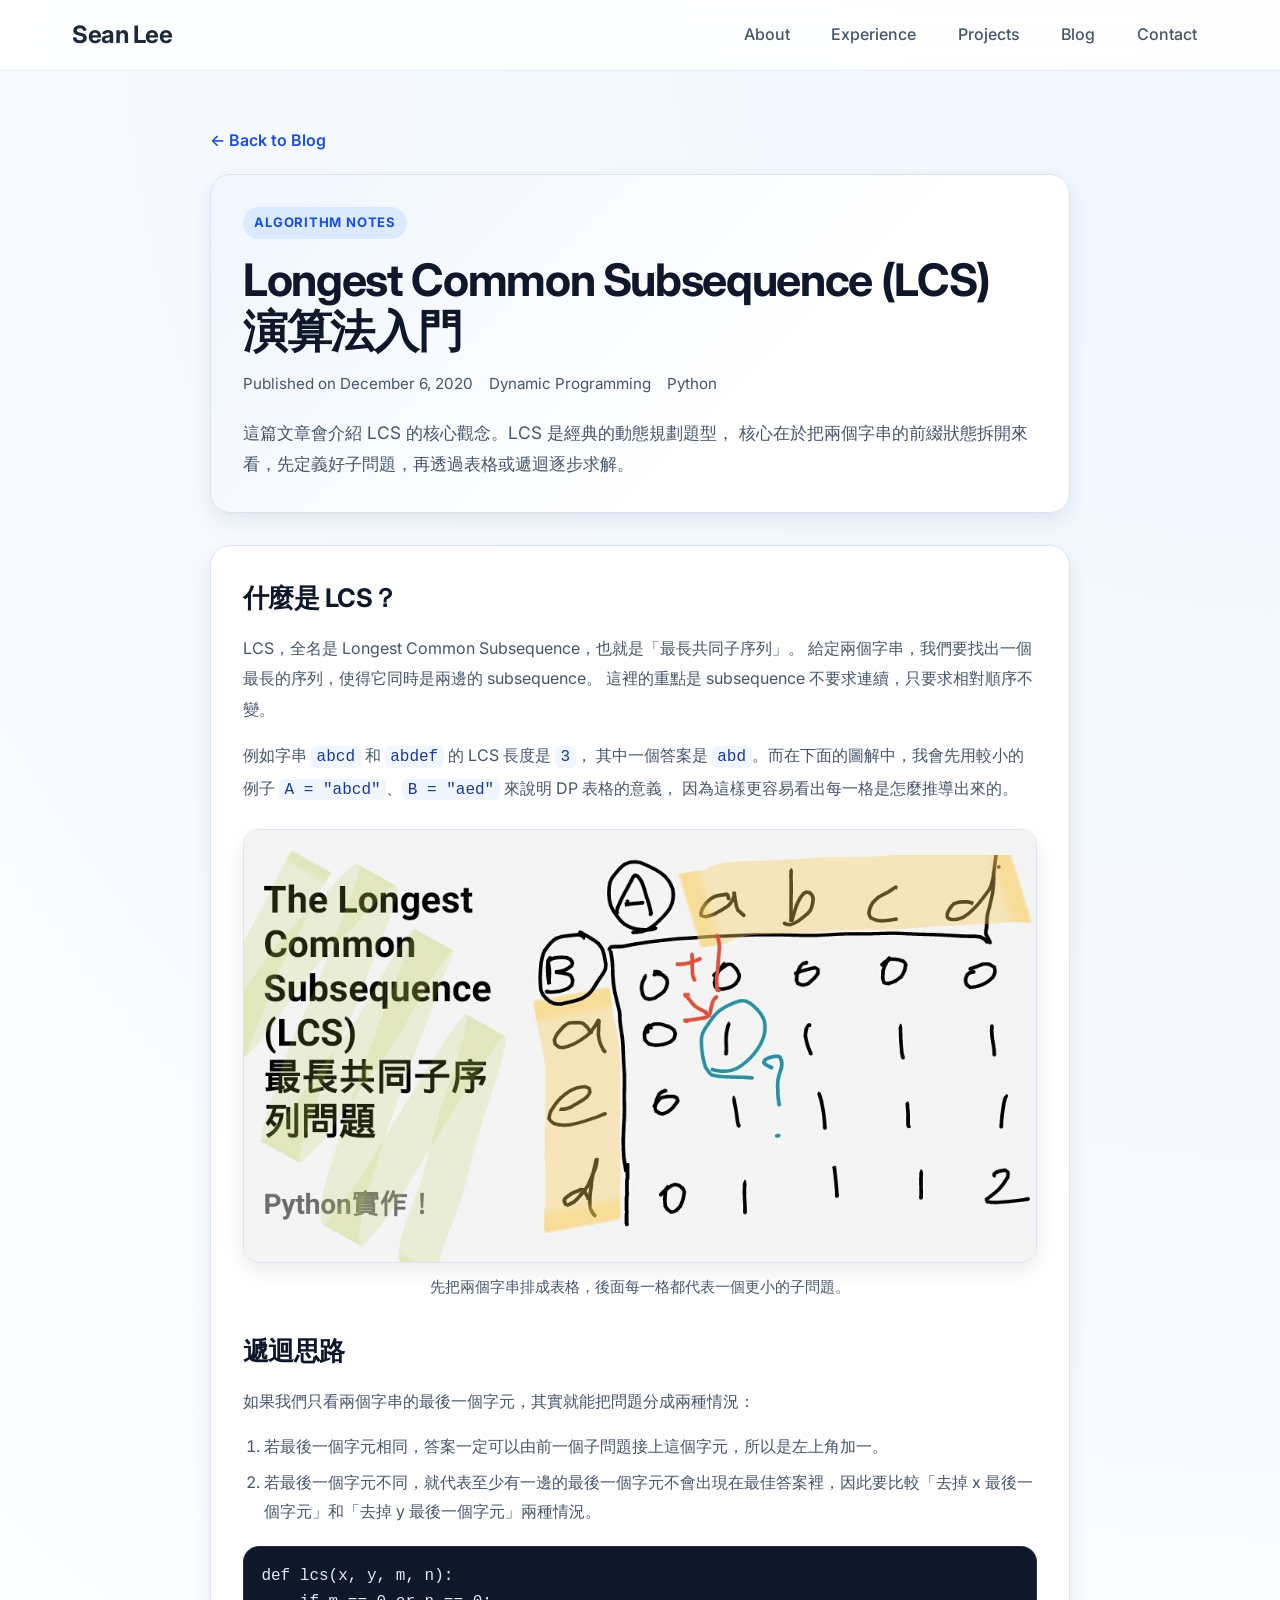
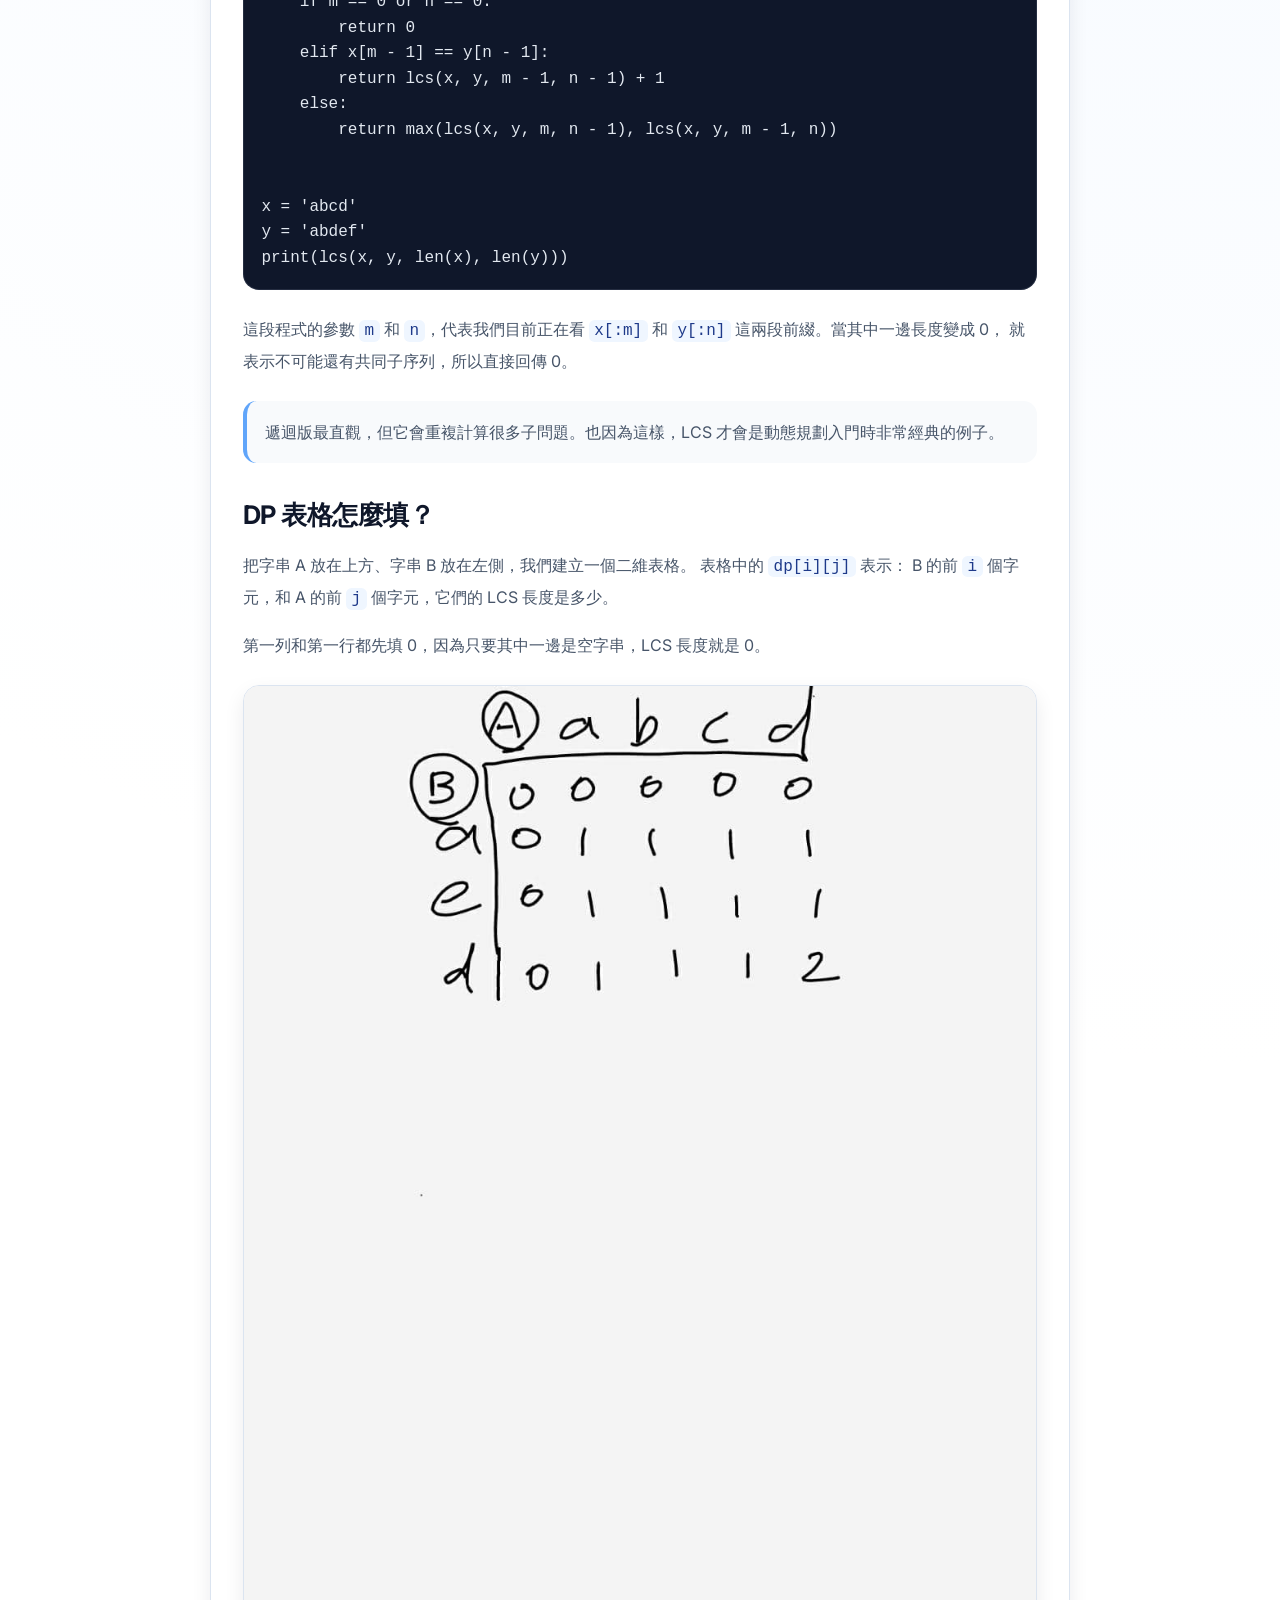
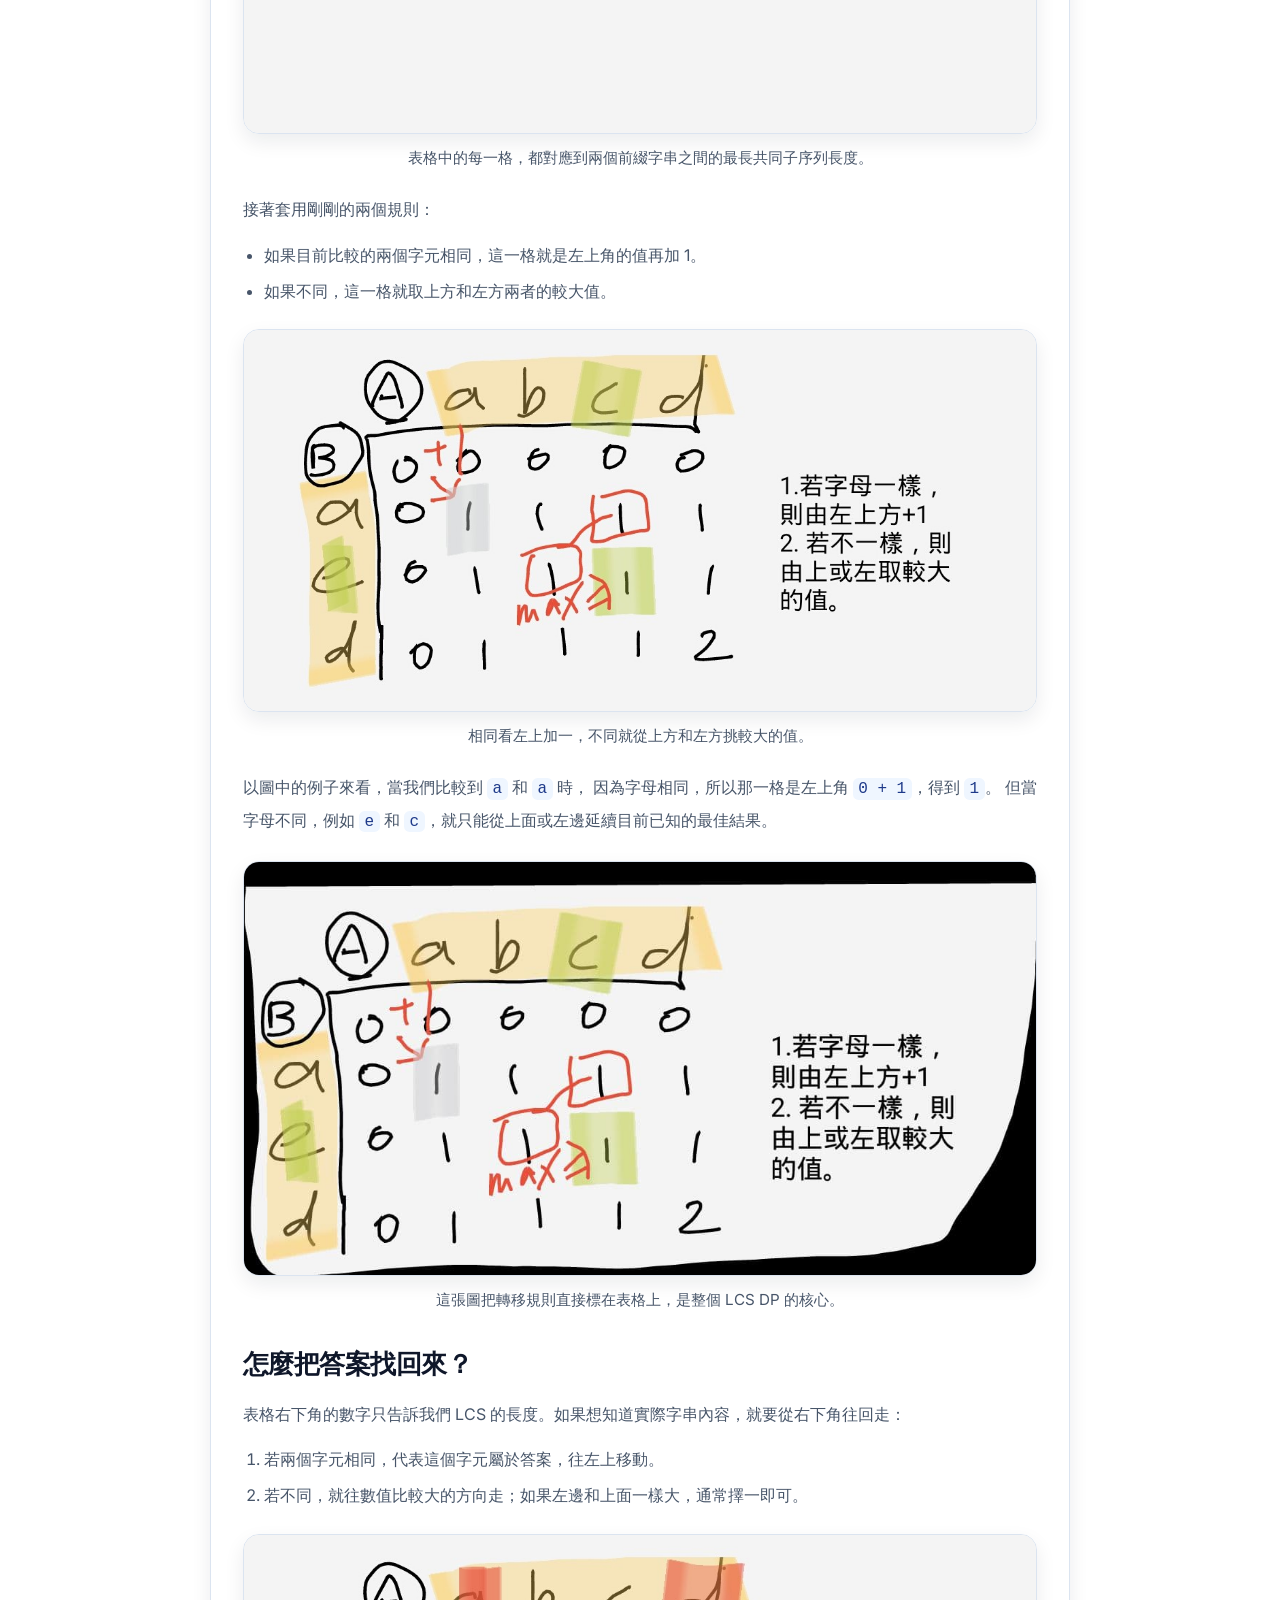
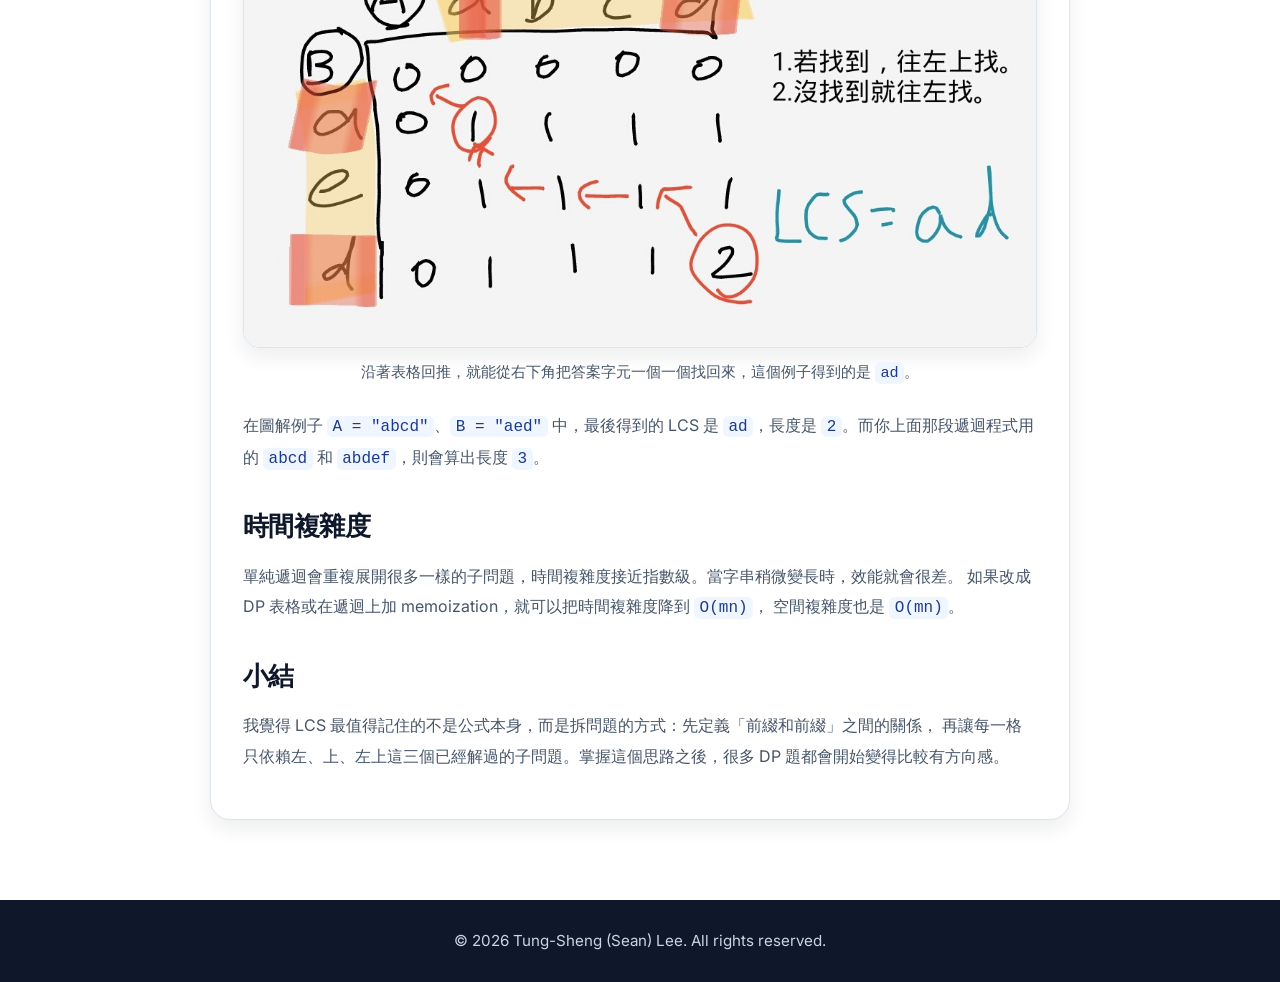
<file: blog/lcs-2020-12-06.html>
<!DOCTYPE html>
<html lang="zh-Hant">
<head>
    <meta charset="UTF-8">
    <meta name="viewport" content="width=device-width, initial-scale=1.0">
    <meta name="description" content="用圖解和 Python 範例重新介紹 Longest Common Subsequence (LCS) 演算法。">
    <title>Longest Common Subsequence (LCS) 演算法入門 | Sean Lee</title>
    <link rel="stylesheet" href="../styles.css">
    <link rel="preconnect" href="https://fonts.googleapis.com">
    <link rel="preconnect" href="https://fonts.gstatic.com" crossorigin>
    <link href="https://fonts.googleapis.com/css2?family=Inter:wght@300;400;500;600;700&display=swap" rel="stylesheet">
    <script async src="https://www.googletagmanager.com/gtag/js?id=G-2Z2R29KTKR"></script>
    <script>
        window.dataLayer = window.dataLayer || [];
        function gtag() { dataLayer.push(arguments); }
        gtag('js', new Date());
        gtag('config', 'G-2Z2R29KTKR');
    </script>
</head>
<body>
    <nav class="navbar">
        <div class="container">
            <a href="/" class="nav-brand">Sean Lee</a>
            <ul class="nav-menu">
                <li><a href="../index.html#about">About</a></li>
                <li><a href="../index.html#experience">Experience</a></li>
                <li><a href="../index.html#projects">Projects</a></li>
                <li><a href="../index.html#blog">Blog</a></li>
                <li><a href="../index.html#contact">Contact</a></li>
            </ul>
        </div>
    </nav>

    <main class="article-shell">
        <div class="container">
            <div class="article-wrap">
                <a class="article-backlink" href="../index.html#blog">&larr; Back to Blog</a>

                <header class="article-hero">
                    <span class="article-eyebrow">Algorithm Notes</span>
                    <h1>Longest Common Subsequence (LCS) 演算法入門</h1>
                    <div class="article-meta">
                        <span>Published on December 6, 2020</span>
                        <span>Dynamic Programming</span>
                        <span>Python</span>
                    </div>
                    <p class="article-lead">
                        這篇文章會介紹 LCS 的核心觀念。LCS 是經典的動態規劃題型，
                        核心在於把兩個字串的前綴狀態拆開來看，先定義好子問題，再透過表格或遞迴逐步求解。
                    </p>
                </header>

                <article class="article-content">
                    <h2>什麼是 LCS？</h2>
                    <p>
                        LCS，全名是 Longest Common Subsequence，也就是「最長共同子序列」。
                        給定兩個字串，我們要找出一個最長的序列，使得它同時是兩邊的 subsequence。
                        這裡的重點是 subsequence 不要求連續，只要求相對順序不變。
                    </p>
                    <p>
                        例如字串 <code>abcd</code> 和 <code>abdef</code> 的 LCS 長度是 <code>3</code>，
                        其中一個答案是 <code>abd</code>。而在下面的圖解中，我會先用較小的例子
                        <code>A = "abcd"</code>、<code>B = "aed"</code> 來說明 DP 表格的意義，
                        因為這樣更容易看出每一格是怎麼推導出來的。
                    </p>

                    <figure class="article-figure">
                        <img src="../images/lcs/20201206212534.png" alt="LCS 主題圖，展示 A=abcd 與 B=aed 的表格示意">
                        <figcaption>先把兩個字串排成表格，後面每一格都代表一個更小的子問題。</figcaption>
                    </figure>

                    <h2>遞迴思路</h2>
                    <p>
                        如果我們只看兩個字串的最後一個字元，其實就能把問題分成兩種情況：
                    </p>
                    <ol>
                        <li>若最後一個字元相同，答案一定可以由前一個子問題接上這個字元，所以是左上角加一。</li>
                        <li>若最後一個字元不同，就代表至少有一邊的最後一個字元不會出現在最佳答案裡，因此要比較「去掉 x 最後一個字元」和「去掉 y 最後一個字元」兩種情況。</li>
                    </ol>

                    <pre><code>def lcs(x, y, m, n):
    if m == 0 or n == 0:
        return 0
    elif x[m - 1] == y[n - 1]:
        return lcs(x, y, m - 1, n - 1) + 1
    else:
        return max(lcs(x, y, m, n - 1), lcs(x, y, m - 1, n))


x = 'abcd'
y = 'abdef'
print(lcs(x, y, len(x), len(y)))</code></pre>

                    <p>
                        這段程式的參數 <code>m</code> 和 <code>n</code>，代表我們目前正在看
                        <code>x[:m]</code> 和 <code>y[:n]</code> 這兩段前綴。當其中一邊長度變成 0，
                        就表示不可能還有共同子序列，所以直接回傳 0。
                    </p>

                    <div class="article-note">
                        <p>
                            遞迴版最直觀，但它會重複計算很多子問題。也因為這樣，LCS 才會是動態規劃入門時非常經典的例子。
                        </p>
                    </div>

                    <h2>DP 表格怎麼填？</h2>
                    <p>
                        把字串 A 放在上方、字串 B 放在左側，我們建立一個二維表格。
                        表格中的 <code>dp[i][j]</code> 表示：
                        B 的前 <code>i</code> 個字元，和 A 的前 <code>j</code> 個字元，它們的 LCS 長度是多少。
                    </p>
                    <p>
                        第一列和第一行都先填 0，因為只要其中一邊是空字串，LCS 長度就是 0。
                    </p>

                    <figure class="article-figure">
                        <img src="../images/lcs/photo_2020-12-06_20-39-53.jpg" alt="LCS DP 表格初步填寫，A 為 abcd，B 為 aed">
                        <figcaption>表格中的每一格，都對應到兩個前綴字串之間的最長共同子序列長度。</figcaption>
                    </figure>

                    <p>接著套用剛剛的兩個規則：</p>
                    <ul>
                        <li>如果目前比較的兩個字元相同，這一格就是左上角的值再加 1。</li>
                        <li>如果不同，這一格就取上方和左方兩者的較大值。</li>
                    </ul>

                    <figure class="article-figure">
                        <img src="../images/lcs/20201206205809.png" alt="LCS DP 表格規則示意圖，說明相同與不同字元時的轉移">
                        <figcaption>相同看左上加一，不同就從上方和左方挑較大的值。</figcaption>
                    </figure>

                    <p>
                        以圖中的例子來看，當我們比較到 <code>a</code> 和 <code>a</code> 時，
                        因為字母相同，所以那一格是左上角 <code>0 + 1</code>，得到 <code>1</code>。
                        但當字母不同，例如 <code>e</code> 和 <code>c</code>，就只能從上面或左邊延續目前已知的最佳結果。
                    </p>

                    <figure class="article-figure">
                        <img src="../images/lcs/photo_2020-12-06_20-53-06.jpg" alt="LCS 規則圖與中文註記，說明相同取左上加一，不同取上或左較大">
                        <figcaption>這張圖把轉移規則直接標在表格上，是整個 LCS DP 的核心。</figcaption>
                    </figure>

                    <h2>怎麼把答案找回來？</h2>
                    <p>
                        表格右下角的數字只告訴我們 LCS 的長度。如果想知道實際字串內容，就要從右下角往回走：
                    </p>
                    <ol>
                        <li>若兩個字元相同，代表這個字元屬於答案，往左上移動。</li>
                        <li>若不同，就往數值比較大的方向走；如果左邊和上面一樣大，通常擇一即可。</li>
                    </ol>

                    <figure class="article-figure">
                        <img src="../images/lcs/20201206211349.png" alt="LCS 回推路徑圖，最後找出 ad">
                        <figcaption>沿著表格回推，就能從右下角把答案字元一個一個找回來，這個例子得到的是 <code>ad</code>。</figcaption>
                    </figure>

                    <p>
                        在圖解例子 <code>A = "abcd"</code>、<code>B = "aed"</code> 中，最後得到的 LCS 是
                        <code>ad</code>，長度是 <code>2</code>。而你上面那段遞迴程式用的
                        <code>abcd</code> 和 <code>abdef</code>，則會算出長度 <code>3</code>。
                    </p>

                    <h2>時間複雜度</h2>
                    <p>
                        單純遞迴會重複展開很多一樣的子問題，時間複雜度接近指數級。當字串稍微變長時，效能就會很差。
                        如果改成 DP 表格或在遞迴上加 memoization，就可以把時間複雜度降到 <code>O(mn)</code>，
                        空間複雜度也是 <code>O(mn)</code>。
                    </p>

                    <h2>小結</h2>
                    <p>
                        我覺得 LCS 最值得記住的不是公式本身，而是拆問題的方式：先定義「前綴和前綴」之間的關係，
                        再讓每一格只依賴左、上、左上這三個已經解過的子問題。掌握這個思路之後，很多 DP 題都會開始變得比較有方向感。
                    </p>
                </article>
            </div>
        </div>
    </main>

    <footer class="footer">
        <div class="container">
            <p>&copy; <span id="current-year">2026</span> Tung-Sheng (Sean) Lee. All rights reserved.</p>
        </div>
    </footer>

    <script src="../script.js"></script>
</body>
</html>
</file>
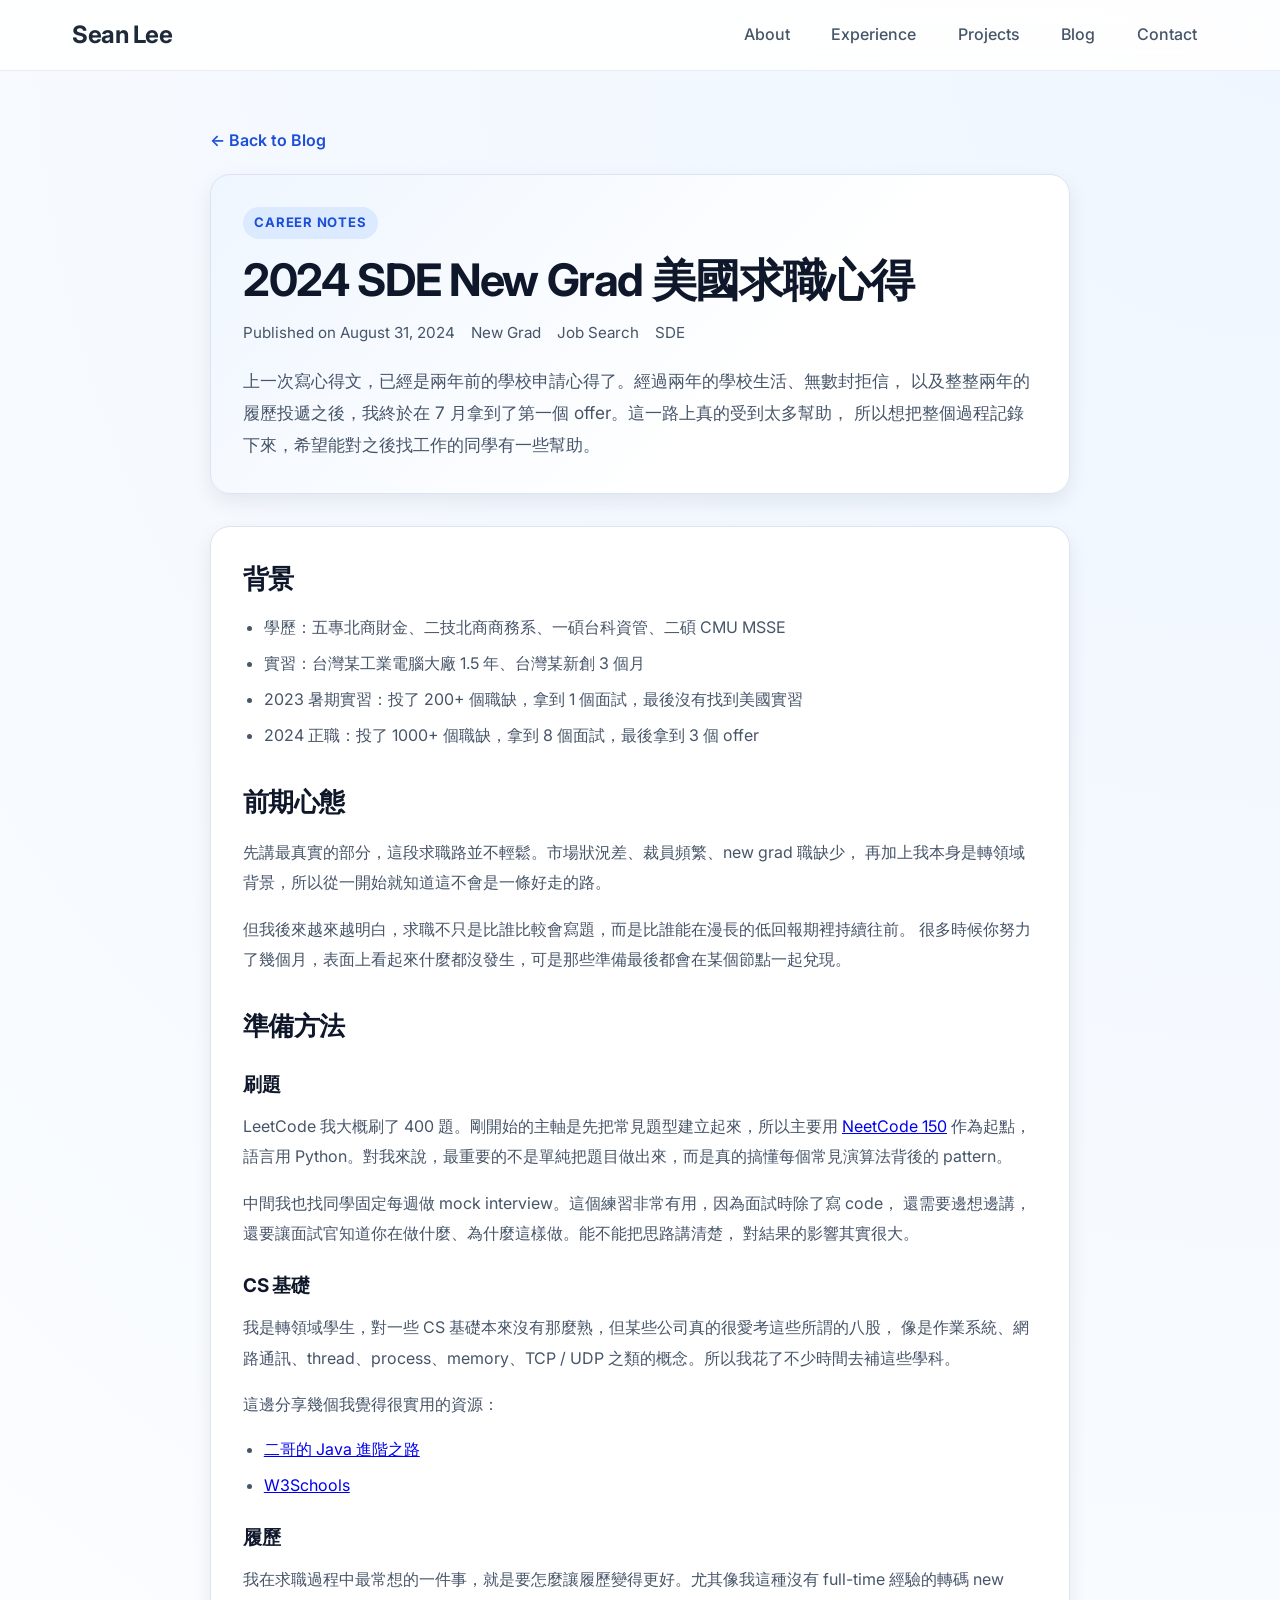
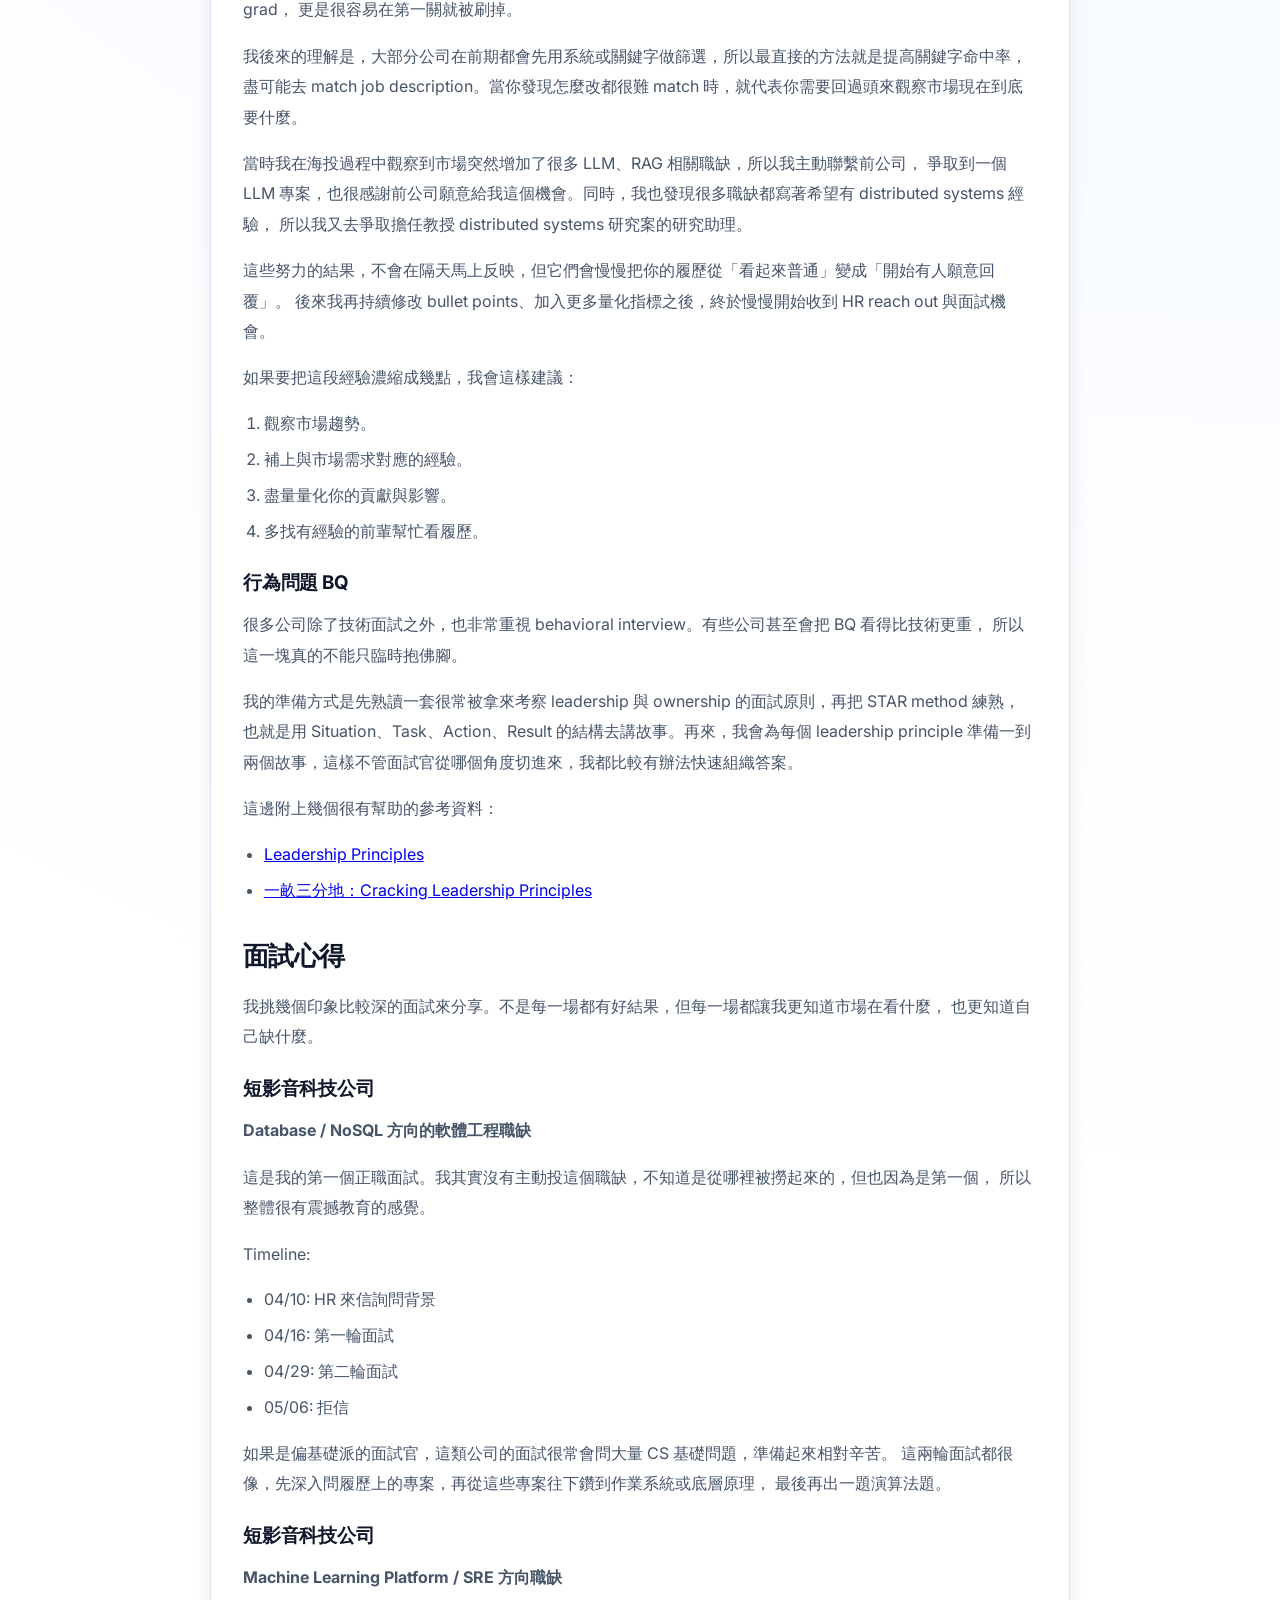
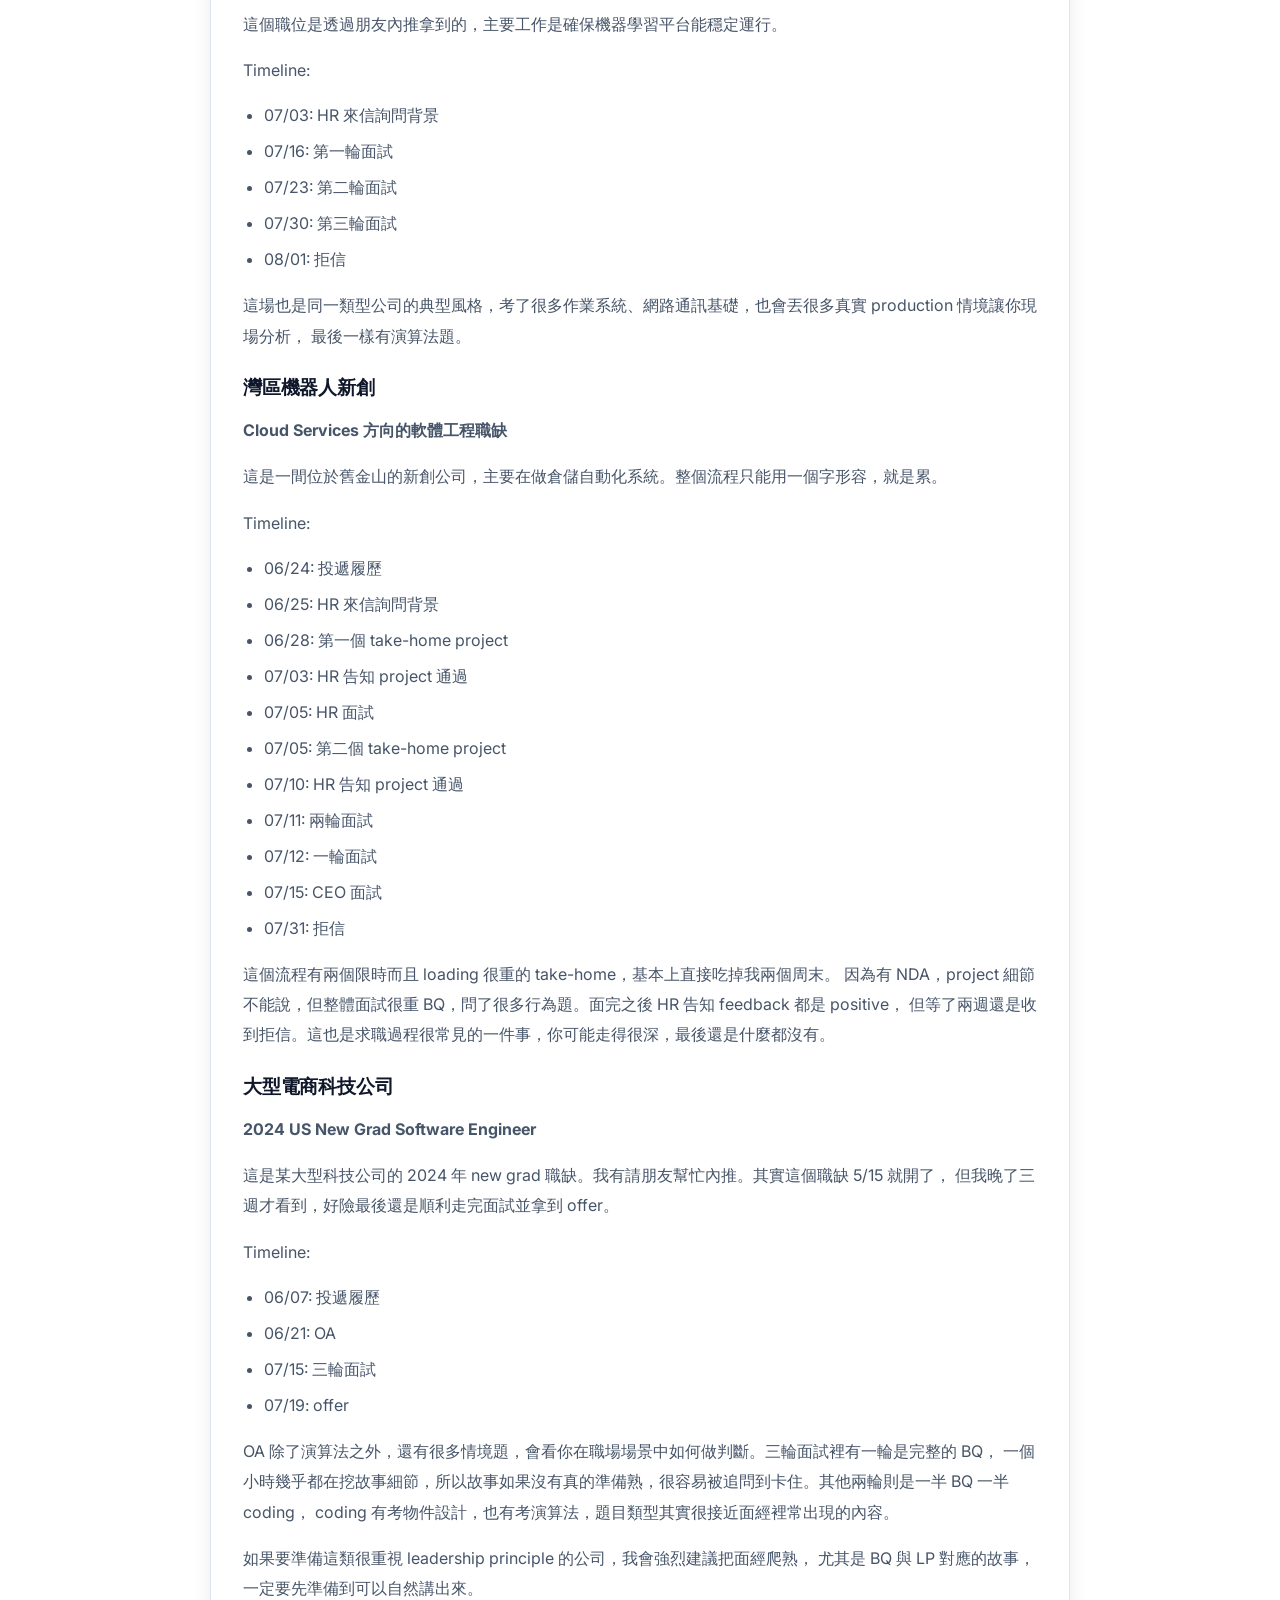
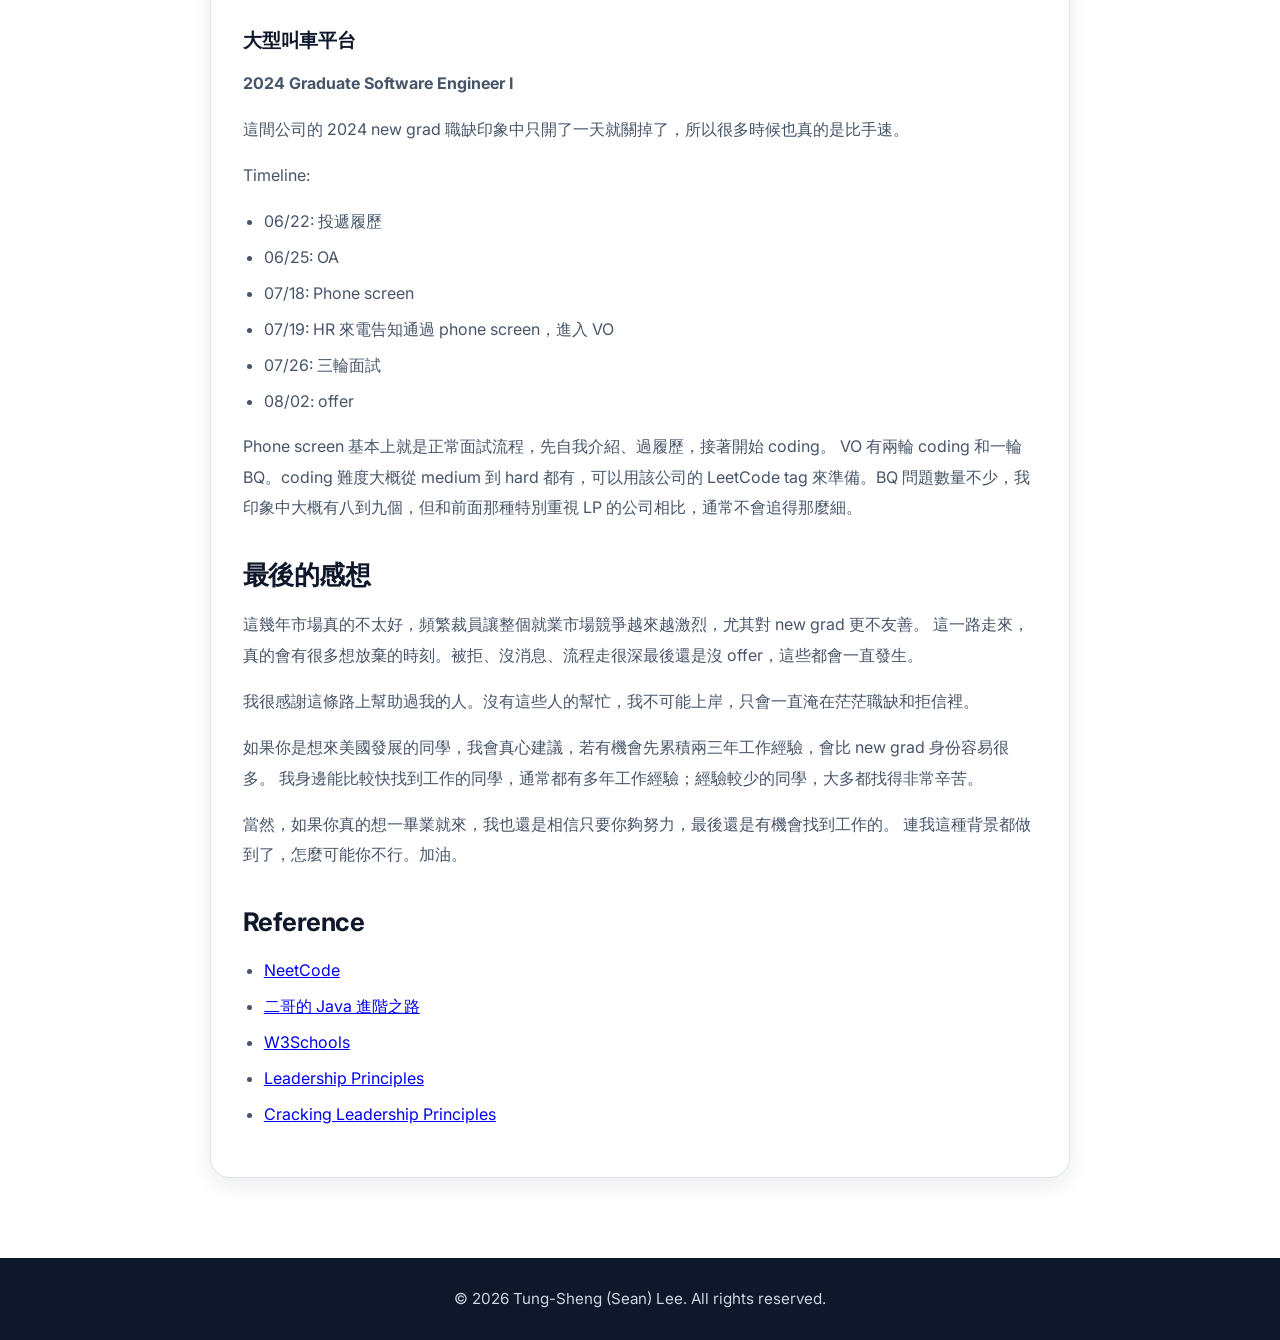
<file: blog/sde-new-grad-job-hunt-2024.html>
<!DOCTYPE html>
<html lang="zh-Hant">
<head>
    <meta charset="UTF-8">
    <meta name="viewport" content="width=device-width, initial-scale=1.0">
    <meta name="description" content="2024 SDE New Grad 美國求職心得，整理背景、準備方法、履歷優化、BQ 練習與面試經驗。">
    <title>2024 SDE New Grad 美國求職心得 | Sean Lee</title>
    <link rel="stylesheet" href="../styles.css">
    <link rel="preconnect" href="https://fonts.googleapis.com">
    <link rel="preconnect" href="https://fonts.gstatic.com" crossorigin>
    <link href="https://fonts.googleapis.com/css2?family=Inter:wght@300;400;500;600;700&display=swap" rel="stylesheet">
    <script async src="https://www.googletagmanager.com/gtag/js?id=G-2Z2R29KTKR"></script>
    <script>
        window.dataLayer = window.dataLayer || [];
        function gtag() { dataLayer.push(arguments); }
        gtag('js', new Date());
        gtag('config', 'G-2Z2R29KTKR');
    </script>
</head>
<body>
    <nav class="navbar">
        <div class="container">
            <a href="/" class="nav-brand">Sean Lee</a>
            <ul class="nav-menu">
                <li><a href="../index.html#about">About</a></li>
                <li><a href="../index.html#experience">Experience</a></li>
                <li><a href="../index.html#projects">Projects</a></li>
                <li><a href="../index.html#blog">Blog</a></li>
                <li><a href="../index.html#contact">Contact</a></li>
            </ul>
        </div>
    </nav>

    <main class="article-shell">
        <div class="container">
            <div class="article-wrap">
                <a class="article-backlink" href="../index.html#blog">&larr; Back to Blog</a>

                <header class="article-hero">
                    <span class="article-eyebrow">Career Notes</span>
                    <h1>2024 SDE New Grad 美國求職心得</h1>
                    <div class="article-meta">
                        <span>Published on August 31, 2024</span>
                        <span>New Grad</span>
                        <span>Job Search</span>
                        <span>SDE</span>
                    </div>
                    <p class="article-lead">
                        上一次寫心得文，已經是兩年前的學校申請心得了。經過兩年的學校生活、無數封拒信，
                        以及整整兩年的履歷投遞之後，我終於在 7 月拿到了第一個 offer。這一路上真的受到太多幫助，
                        所以想把整個過程記錄下來，希望能對之後找工作的同學有一些幫助。
                    </p>
                </header>

                <article class="article-content">
                    <h2>背景</h2>
                    <ul>
                        <li>學歷：五專北商財金、二技北商商務系、一碩台科資管、二碩 CMU MSSE</li>
                        <li>實習：台灣某工業電腦大廠 1.5 年、台灣某新創 3 個月</li>
                        <li>2023 暑期實習：投了 200+ 個職缺，拿到 1 個面試，最後沒有找到美國實習</li>
                        <li>2024 正職：投了 1000+ 個職缺，拿到 8 個面試，最後拿到 3 個 offer</li>
                    </ul>

                    <h2>前期心態</h2>
                    <p>
                        先講最真實的部分，這段求職路並不輕鬆。市場狀況差、裁員頻繁、new grad 職缺少，
                        再加上我本身是轉領域背景，所以從一開始就知道這不會是一條好走的路。
                    </p>
                    <p>
                        但我後來越來越明白，求職不只是比誰比較會寫題，而是比誰能在漫長的低回報期裡持續往前。
                        很多時候你努力了幾個月，表面上看起來什麼都沒發生，可是那些準備最後都會在某個節點一起兌現。
                    </p>

                    <h2>準備方法</h2>
                    <h3>刷題</h3>
                    <p>
                        LeetCode 我大概刷了 400 題。剛開始的主軸是先把常見題型建立起來，所以主要用
                        <a href="https://neetcode.io/" target="_blank" rel="noreferrer">NeetCode 150</a>
                        作為起點，語言用 Python。對我來說，最重要的不是單純把題目做出來，而是真的搞懂每個常見演算法背後的 pattern。
                    </p>
                    <p>
                        中間我也找同學固定每週做 mock interview。這個練習非常有用，因為面試時除了寫 code，
                        還需要邊想邊講，還要讓面試官知道你在做什麼、為什麼這樣做。能不能把思路講清楚，
                        對結果的影響其實很大。
                    </p>

                    <h3>CS 基礎</h3>
                    <p>
                        我是轉領域學生，對一些 CS 基礎本來沒有那麼熟，但某些公司真的很愛考這些所謂的八股，
                        像是作業系統、網路通訊、thread、process、memory、TCP / UDP 之類的概念。所以我花了不少時間去補這些學科。
                    </p>
                    <p>這邊分享幾個我覺得很實用的資源：</p>
                    <ul>
                        <li><a href="https://javabetter.cn/sidebar/sanfene/nixi.html" target="_blank" rel="noreferrer">二哥的 Java 進階之路</a></li>
                        <li><a href="https://www.w3schools.com/" target="_blank" rel="noreferrer">W3Schools</a></li>
                    </ul>

                    <h3>履歷</h3>
                    <p>
                        我在求職過程中最常想的一件事，就是要怎麼讓履歷變得更好。尤其像我這種沒有 full-time 經驗的轉碼 new grad，
                        更是很容易在第一關就被刷掉。
                    </p>
                    <p>
                        我後來的理解是，大部分公司在前期都會先用系統或關鍵字做篩選，所以最直接的方法就是提高關鍵字命中率，
                        盡可能去 match job description。當你發現怎麼改都很難 match 時，就代表你需要回過頭來觀察市場現在到底要什麼。
                    </p>
                    <p>
                        當時我在海投過程中觀察到市場突然增加了很多 LLM、RAG 相關職缺，所以我主動聯繫前公司，
                        爭取到一個 LLM 專案，也很感謝前公司願意給我這個機會。同時，我也發現很多職缺都寫著希望有 distributed systems 經驗，
                        所以我又去爭取擔任教授 distributed systems 研究案的研究助理。
                    </p>
                    <p>
                        這些努力的結果，不會在隔天馬上反映，但它們會慢慢把你的履歷從「看起來普通」變成「開始有人願意回覆」。
                        後來我再持續修改 bullet points、加入更多量化指標之後，終於慢慢開始收到 HR reach out 與面試機會。
                    </p>
                    <p>如果要把這段經驗濃縮成幾點，我會這樣建議：</p>
                    <ol>
                        <li>觀察市場趨勢。</li>
                        <li>補上與市場需求對應的經驗。</li>
                        <li>盡量量化你的貢獻與影響。</li>
                        <li>多找有經驗的前輩幫忙看履歷。</li>
                    </ol>

                    <h3>行為問題 BQ</h3>
                    <p>
                        很多公司除了技術面試之外，也非常重視 behavioral interview。有些公司甚至會把 BQ 看得比技術更重，
                        所以這一塊真的不能只臨時抱佛腳。
                    </p>
                    <p>
                        我的準備方式是先熟讀一套很常被拿來考察 leadership 與 ownership 的面試原則，再把 STAR method 練熟，
                        也就是用 Situation、Task、Action、Result 的結構去講故事。再來，我會為每個 leadership principle
                        準備一到兩個故事，這樣不管面試官從哪個角度切進來，我都比較有辦法快速組織答案。
                    </p>
                    <p>這邊附上幾個很有幫助的參考資料：</p>
                    <ul>
                        <li><a href="https://www.amazon.jobs/content/en/our-workplace/leadership-principles" target="_blank" rel="noreferrer">Leadership Principles</a></li>
                        <li><a href="https://www.1point3acres.com/bbs/thread-679738-1-1.html" target="_blank" rel="noreferrer">一畝三分地：Cracking Leadership Principles</a></li>
                    </ul>

                    <h2>面試心得</h2>
                    <p>
                        我挑幾個印象比較深的面試來分享。不是每一場都有好結果，但每一場都讓我更知道市場在看什麼，
                        也更知道自己缺什麼。
                    </p>

                    <h3>短影音科技公司</h3>
                    <p><strong>Database / NoSQL 方向的軟體工程職缺</strong></p>
                    <p>
                        這是我的第一個正職面試。我其實沒有主動投這個職缺，不知道是從哪裡被撈起來的，但也因為是第一個，
                        所以整體很有震撼教育的感覺。
                    </p>
                    <p>Timeline:</p>
                    <ul>
                        <li>04/10: HR 來信詢問背景</li>
                        <li>04/16: 第一輪面試</li>
                        <li>04/29: 第二輪面試</li>
                        <li>05/06: 拒信</li>
                    </ul>
                    <p>
                        如果是偏基礎派的面試官，這類公司的面試很常會問大量 CS 基礎問題，準備起來相對辛苦。
                        這兩輪面試都很像，先深入問履歷上的專案，再從這些專案往下鑽到作業系統或底層原理，
                        最後再出一題演算法題。
                    </p>

                    <h3>短影音科技公司</h3>
                    <p><strong>Machine Learning Platform / SRE 方向職缺</strong></p>
                    <p>
                        這個職位是透過朋友內推拿到的，主要工作是確保機器學習平台能穩定運行。
                    </p>
                    <p>Timeline:</p>
                    <ul>
                        <li>07/03: HR 來信詢問背景</li>
                        <li>07/16: 第一輪面試</li>
                        <li>07/23: 第二輪面試</li>
                        <li>07/30: 第三輪面試</li>
                        <li>08/01: 拒信</li>
                    </ul>
                    <p>
                        這場也是同一類型公司的典型風格，考了很多作業系統、網路通訊基礎，也會丟很多真實 production 情境讓你現場分析，
                        最後一樣有演算法題。
                    </p>

                    <h3>灣區機器人新創</h3>
                    <p><strong>Cloud Services 方向的軟體工程職缺</strong></p>
                    <p>
                        這是一間位於舊金山的新創公司，主要在做倉儲自動化系統。整個流程只能用一個字形容，就是累。
                    </p>
                    <p>Timeline:</p>
                    <ul>
                        <li>06/24: 投遞履歷</li>
                        <li>06/25: HR 來信詢問背景</li>
                        <li>06/28: 第一個 take-home project</li>
                        <li>07/03: HR 告知 project 通過</li>
                        <li>07/05: HR 面試</li>
                        <li>07/05: 第二個 take-home project</li>
                        <li>07/10: HR 告知 project 通過</li>
                        <li>07/11: 兩輪面試</li>
                        <li>07/12: 一輪面試</li>
                        <li>07/15: CEO 面試</li>
                        <li>07/31: 拒信</li>
                    </ul>
                    <p>
                        這個流程有兩個限時而且 loading 很重的 take-home，基本上直接吃掉我兩個周末。
                        因為有 NDA，project 細節不能說，但整體面試很重 BQ，問了很多行為題。面完之後 HR 告知 feedback 都是 positive，
                        但等了兩週還是收到拒信。這也是求職過程很常見的一件事，你可能走得很深，最後還是什麼都沒有。
                    </p>

                    <h3>大型電商科技公司</h3>
                    <p><strong>2024 US New Grad Software Engineer</strong></p>
                    <p>
                        這是某大型科技公司的 2024 年 new grad 職缺。我有請朋友幫忙內推。其實這個職缺 5/15 就開了，
                        但我晚了三週才看到，好險最後還是順利走完面試並拿到 offer。
                    </p>
                    <p>Timeline:</p>
                    <ul>
                        <li>06/07: 投遞履歷</li>
                        <li>06/21: OA</li>
                        <li>07/15: 三輪面試</li>
                        <li>07/19: offer</li>
                    </ul>
                    <p>
                        OA 除了演算法之外，還有很多情境題，會看你在職場場景中如何做判斷。三輪面試裡有一輪是完整的 BQ，
                        一個小時幾乎都在挖故事細節，所以故事如果沒有真的準備熟，很容易被追問到卡住。其他兩輪則是一半 BQ 一半 coding，
                        coding 有考物件設計，也有考演算法，題目類型其實很接近面經裡常出現的內容。
                    </p>
                    <p>
                        如果要準備這類很重視 leadership principle 的公司，我會強烈建議把面經爬熟，
                        尤其是 BQ 與 LP 對應的故事，一定要先準備到可以自然講出來。
                    </p>

                    <h3>大型叫車平台</h3>
                    <p><strong>2024 Graduate Software Engineer I</strong></p>
                    <p>
                        這間公司的 2024 new grad 職缺印象中只開了一天就關掉了，所以很多時候也真的是比手速。
                    </p>
                    <p>Timeline:</p>
                    <ul>
                        <li>06/22: 投遞履歷</li>
                        <li>06/25: OA</li>
                        <li>07/18: Phone screen</li>
                        <li>07/19: HR 來電告知通過 phone screen，進入 VO</li>
                        <li>07/26: 三輪面試</li>
                        <li>08/02: offer</li>
                    </ul>
                    <p>
                        Phone screen 基本上就是正常面試流程，先自我介紹、過履歷，接著開始 coding。
                        VO 有兩輪 coding 和一輪 BQ。coding 難度大概從 medium 到 hard 都有，可以用該公司的 LeetCode tag
                        來準備。BQ 問題數量不少，我印象中大概有八到九個，但和前面那種特別重視 LP 的公司相比，通常不會追得那麼細。
                    </p>

                    <h2>最後的感想</h2>
                    <p>
                        這幾年市場真的不太好，頻繁裁員讓整個就業市場競爭越來越激烈，尤其對 new grad 更不友善。
                        這一路走來，真的會有很多想放棄的時刻。被拒、沒消息、流程走很深最後還是沒 offer，這些都會一直發生。
                    </p>
                    <p>
                        我很感謝這條路上幫助過我的人。沒有這些人的幫忙，我不可能上岸，只會一直淹在茫茫職缺和拒信裡。
                    </p>
                    <p>
                        如果你是想來美國發展的同學，我會真心建議，若有機會先累積兩三年工作經驗，會比 new grad 身份容易很多。
                        我身邊能比較快找到工作的同學，通常都有多年工作經驗；經驗較少的同學，大多都找得非常辛苦。
                    </p>
                    <p>
                        當然，如果你真的想一畢業就來，我也還是相信只要你夠努力，最後還是有機會找到工作的。
                        連我這種背景都做到了，怎麼可能你不行。加油。
                    </p>

                    <h2>Reference</h2>
                    <ul>
                        <li><a href="https://neetcode.io/" target="_blank" rel="noreferrer">NeetCode</a></li>
                        <li><a href="https://javabetter.cn/sidebar/sanfene/nixi.html" target="_blank" rel="noreferrer">二哥的 Java 進階之路</a></li>
                        <li><a href="https://www.w3schools.com/" target="_blank" rel="noreferrer">W3Schools</a></li>
                        <li><a href="https://www.amazon.jobs/content/en/our-workplace/leadership-principles" target="_blank" rel="noreferrer">Leadership Principles</a></li>
                        <li><a href="https://www.1point3acres.com/bbs/thread-679738-1-1.html" target="_blank" rel="noreferrer">Cracking Leadership Principles</a></li>
                    </ul>
                </article>
            </div>
        </div>
    </main>

    <footer class="footer">
        <div class="container">
            <p>&copy; <span id="current-year">2026</span> Tung-Sheng (Sean) Lee. All rights reserved.</p>
        </div>
    </footer>

    <script src="../script.js"></script>
</body>
</html>
</file>
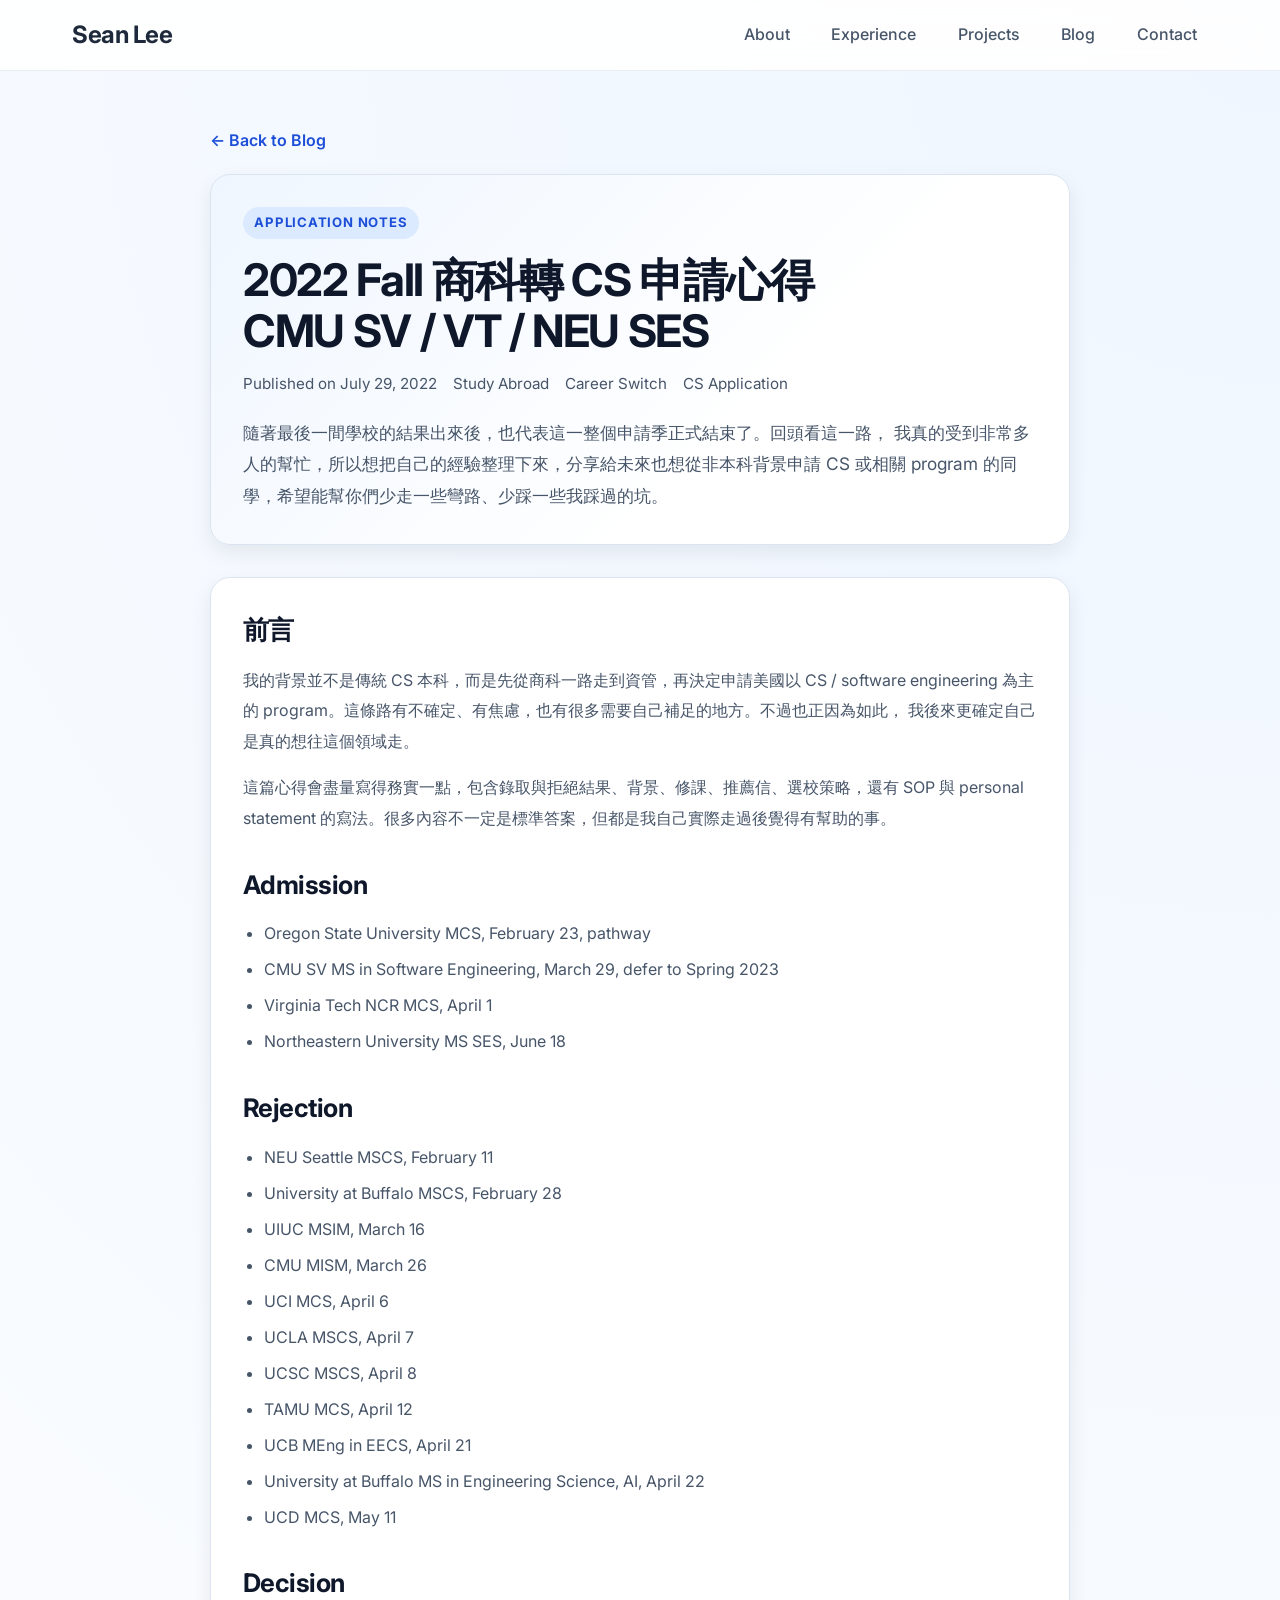
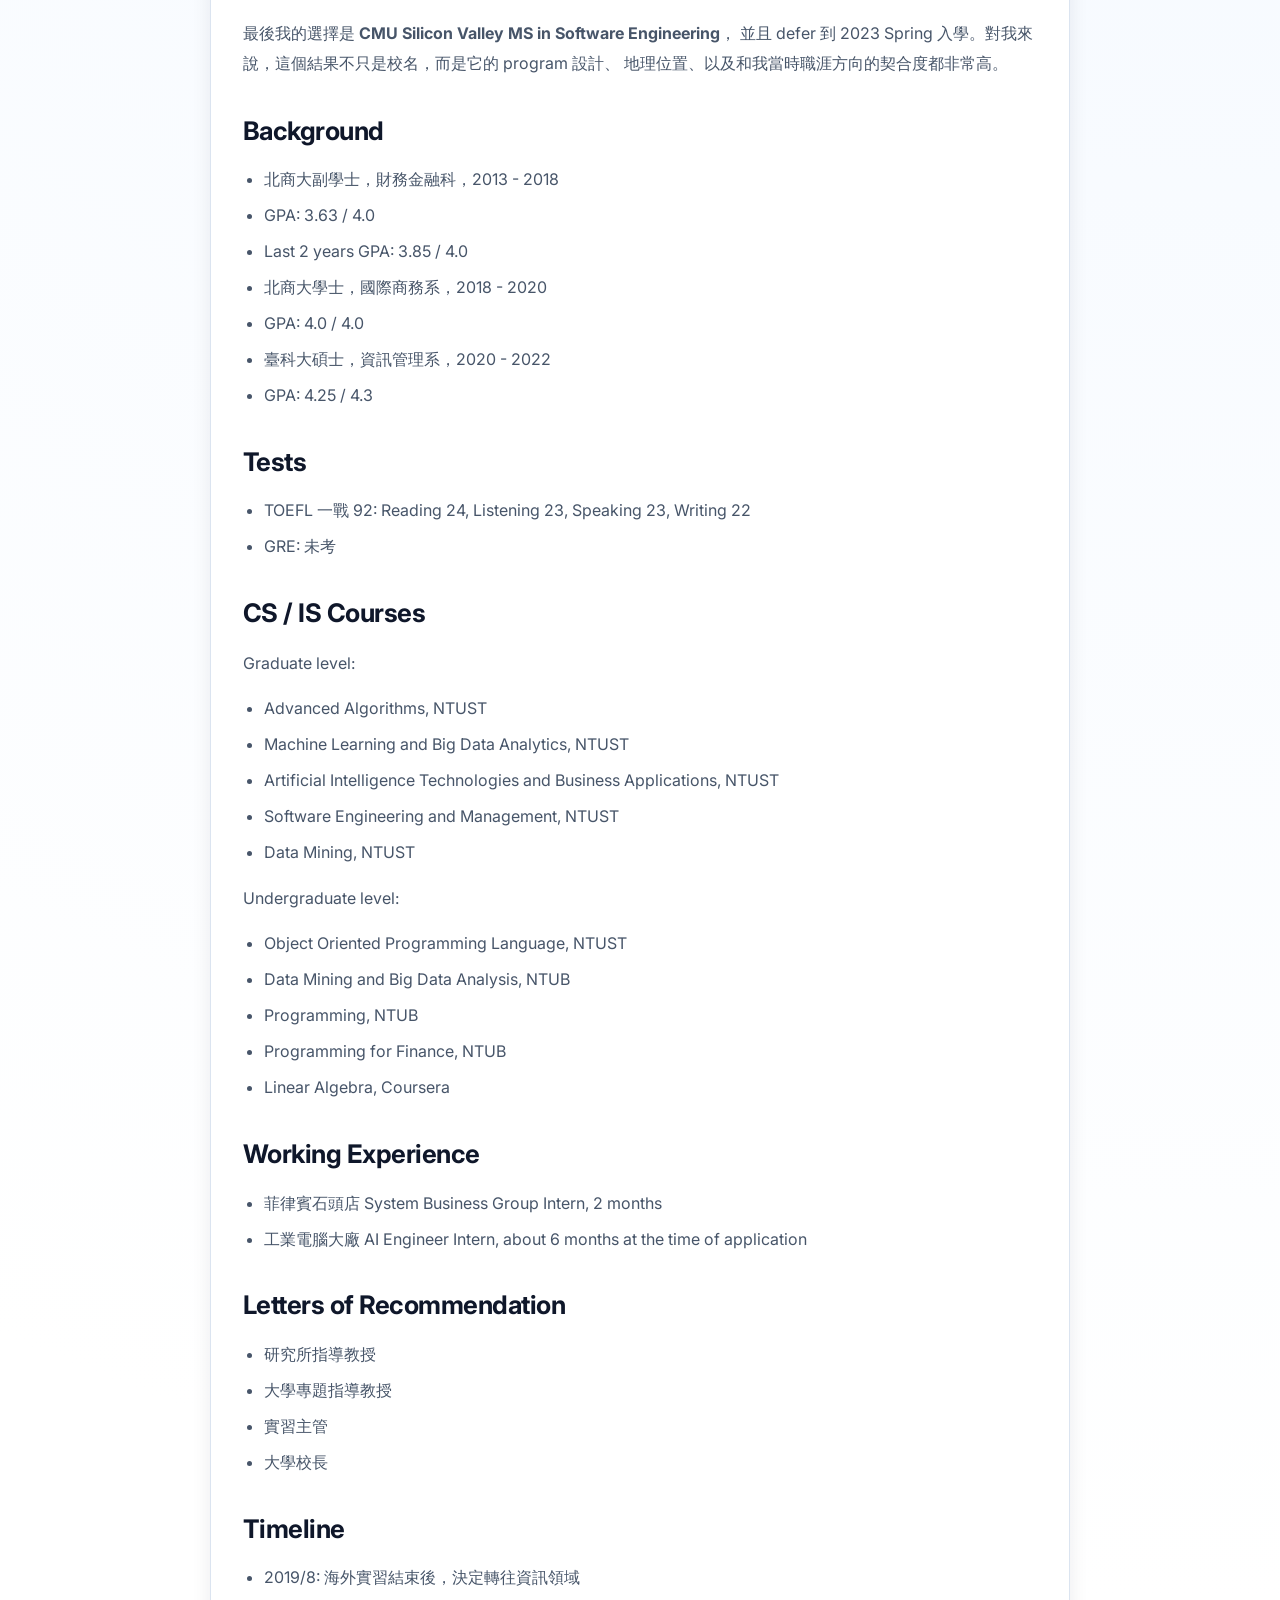
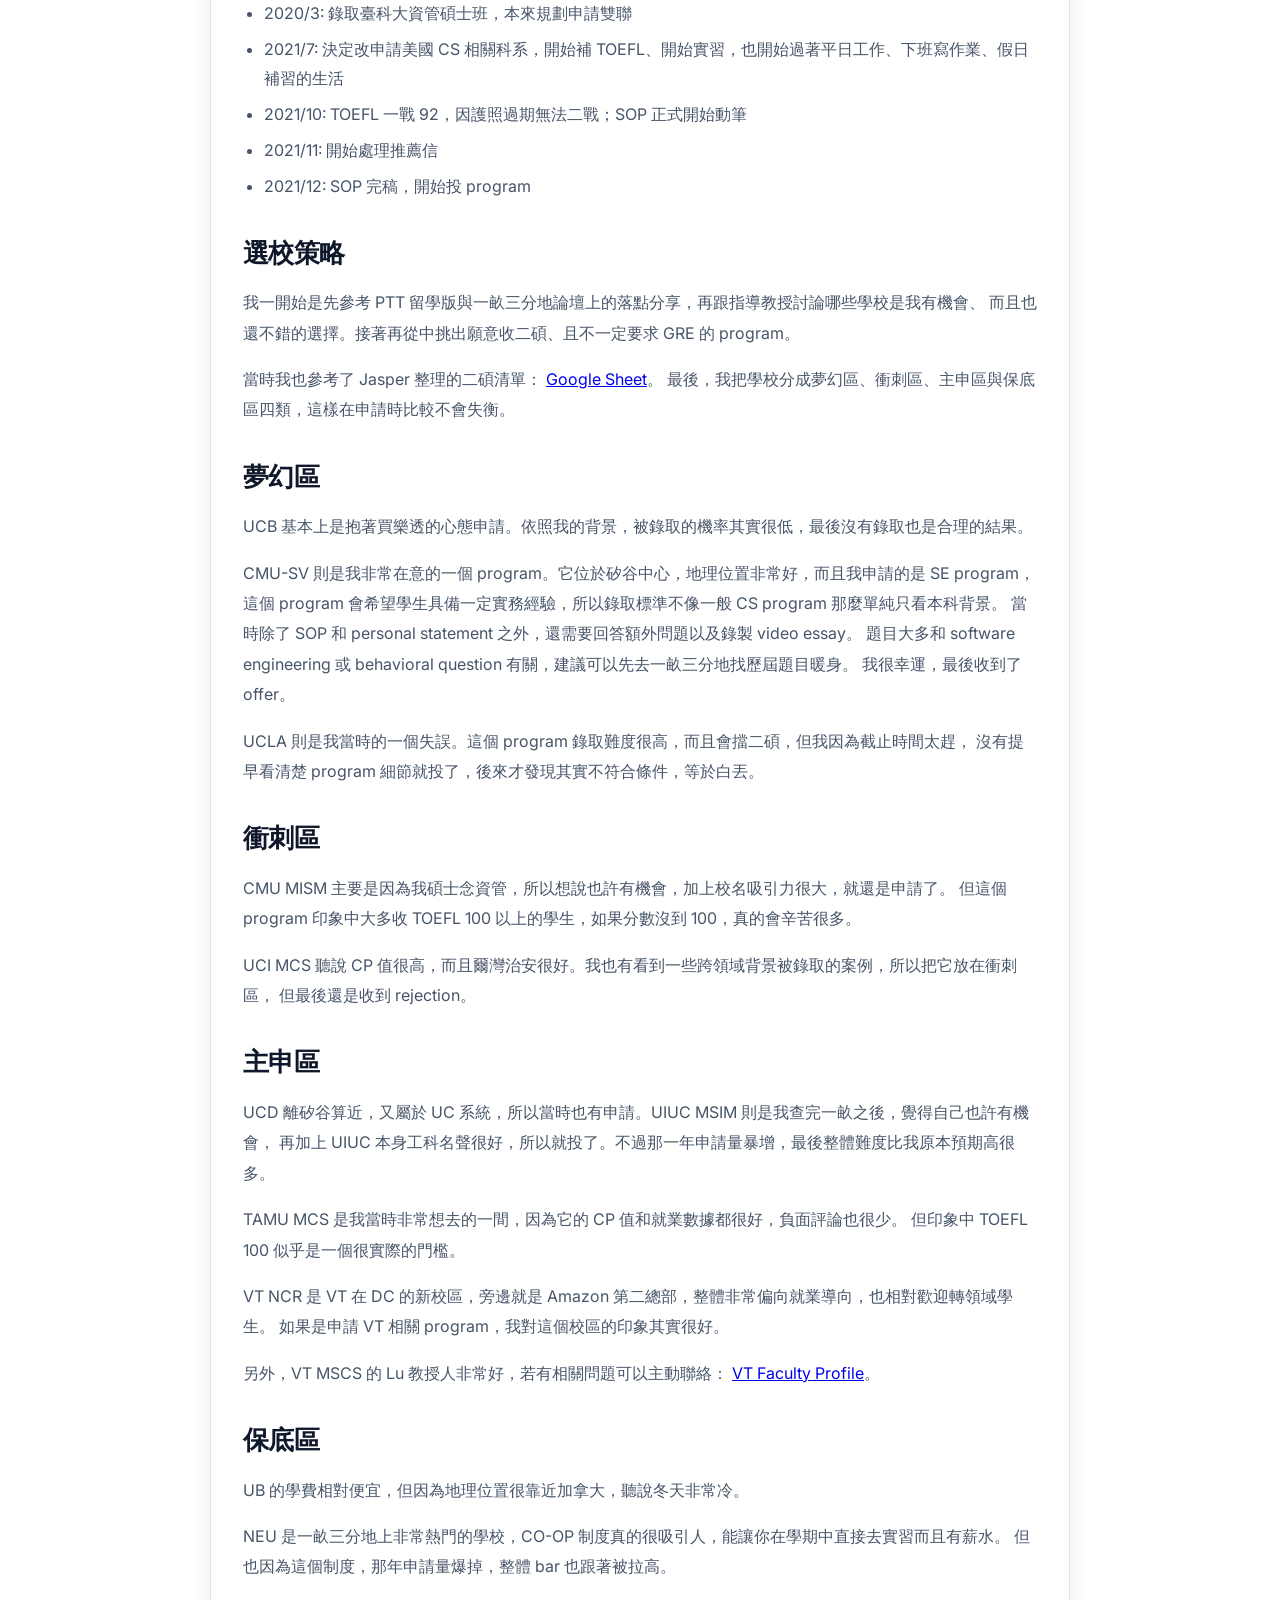
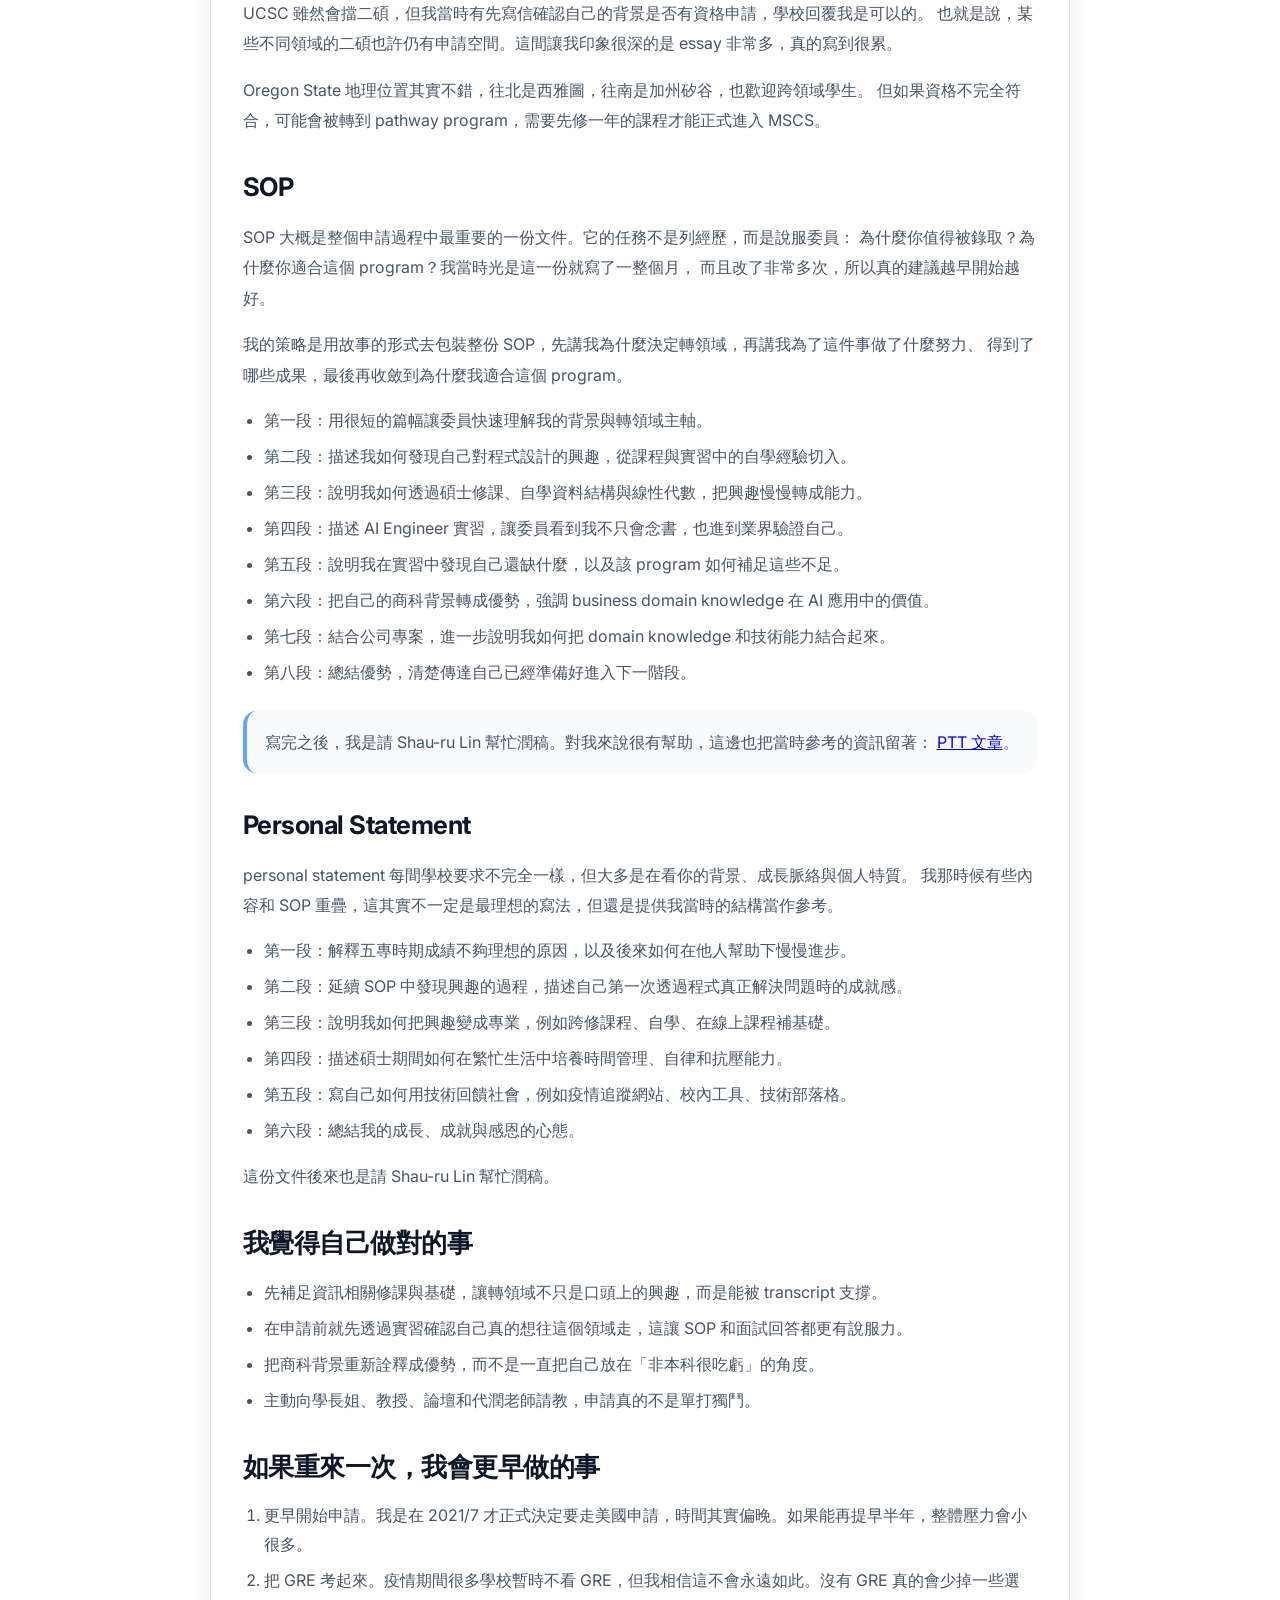
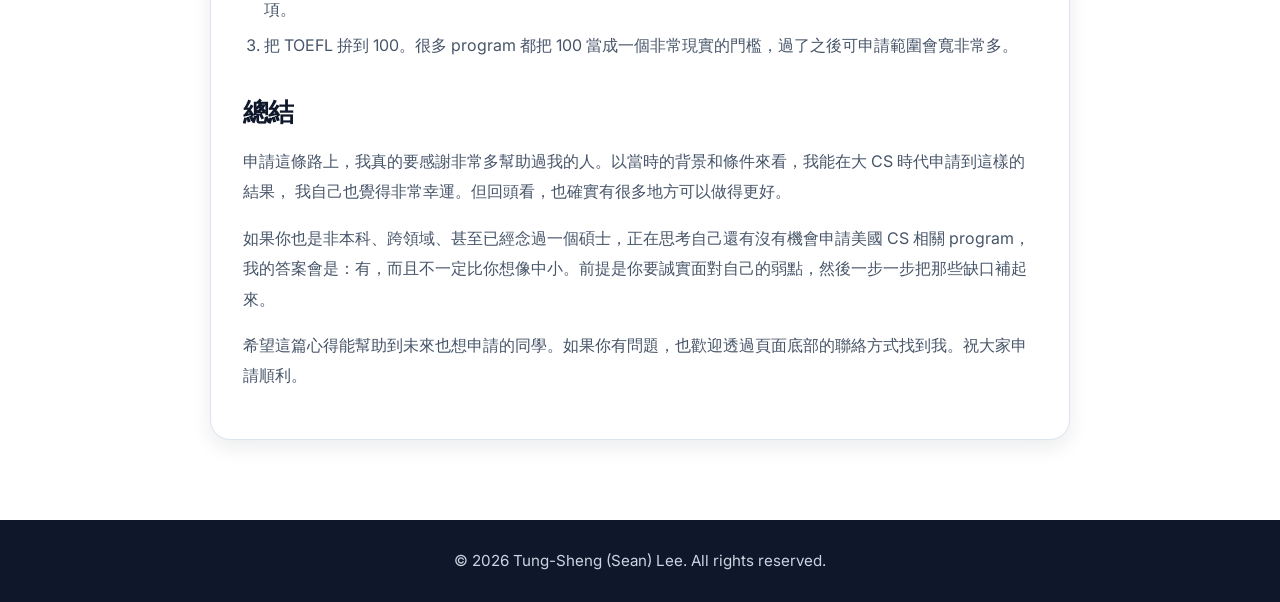
<file: blog/us-school-application-2022-fall.html>
<!DOCTYPE html>
<html lang="zh-Hant">
<head>
    <meta charset="UTF-8">
    <meta name="viewport" content="width=device-width, initial-scale=1.0">
    <meta name="description" content="2022 Fall 商科轉 CS 申請心得，整理背景、選校策略、SOP/PS 撰寫方式與最後的錄取結果。">
    <title>2022 Fall 商科轉 CS 申請心得 | Sean Lee</title>
    <link rel="stylesheet" href="../styles.css">
    <link rel="preconnect" href="https://fonts.googleapis.com">
    <link rel="preconnect" href="https://fonts.gstatic.com" crossorigin>
    <link href="https://fonts.googleapis.com/css2?family=Inter:wght@300;400;500;600;700&display=swap" rel="stylesheet">
    <script async src="https://www.googletagmanager.com/gtag/js?id=G-2Z2R29KTKR"></script>
    <script>
        window.dataLayer = window.dataLayer || [];
        function gtag() { dataLayer.push(arguments); }
        gtag('js', new Date());
        gtag('config', 'G-2Z2R29KTKR');
    </script>
</head>
<body>
    <nav class="navbar">
        <div class="container">
            <a href="/" class="nav-brand">Sean Lee</a>
            <ul class="nav-menu">
                <li><a href="../index.html#about">About</a></li>
                <li><a href="../index.html#experience">Experience</a></li>
                <li><a href="../index.html#projects">Projects</a></li>
                <li><a href="../index.html#blog">Blog</a></li>
                <li><a href="../index.html#contact">Contact</a></li>
            </ul>
        </div>
    </nav>

    <main class="article-shell">
        <div class="container">
            <div class="article-wrap">
                <a class="article-backlink" href="../index.html#blog">&larr; Back to Blog</a>

                <header class="article-hero">
                    <span class="article-eyebrow">Application Notes</span>
                    <h1>2022 Fall 商科轉 CS 申請心得<br>CMU SV / VT / NEU SES</h1>
                    <div class="article-meta">
                        <span>Published on July 29, 2022</span>
                        <span>Study Abroad</span>
                        <span>Career Switch</span>
                        <span>CS Application</span>
                    </div>
                    <p class="article-lead">
                        隨著最後一間學校的結果出來後，也代表這一整個申請季正式結束了。回頭看這一路，
                        我真的受到非常多人的幫忙，所以想把自己的經驗整理下來，分享給未來也想從非本科背景申請 CS
                        或相關 program 的同學，希望能幫你們少走一些彎路、少踩一些我踩過的坑。
                    </p>
                </header>

                <article class="article-content">
                    <h2>前言</h2>
                    <p>
                        我的背景並不是傳統 CS 本科，而是先從商科一路走到資管，再決定申請美國以 CS / software engineering
                        為主的 program。這條路有不確定、有焦慮，也有很多需要自己補足的地方。不過也正因為如此，
                        我後來更確定自己是真的想往這個領域走。
                    </p>
                    <p>
                        這篇心得會盡量寫得務實一點，包含錄取與拒絕結果、背景、修課、推薦信、選校策略，還有 SOP 與
                        personal statement 的寫法。很多內容不一定是標準答案，但都是我自己實際走過後覺得有幫助的事。
                    </p>

                    <h2>Admission</h2>
                    <ul>
                        <li>Oregon State University MCS, February 23, pathway</li>
                        <li>CMU SV MS in Software Engineering, March 29, defer to Spring 2023</li>
                        <li>Virginia Tech NCR MCS, April 1</li>
                        <li>Northeastern University MS SES, June 18</li>
                    </ul>

                    <h2>Rejection</h2>
                    <ul>
                        <li>NEU Seattle MSCS, February 11</li>
                        <li>University at Buffalo MSCS, February 28</li>
                        <li>UIUC MSIM, March 16</li>
                        <li>CMU MISM, March 26</li>
                        <li>UCI MCS, April 6</li>
                        <li>UCLA MSCS, April 7</li>
                        <li>UCSC MSCS, April 8</li>
                        <li>TAMU MCS, April 12</li>
                        <li>UCB MEng in EECS, April 21</li>
                        <li>University at Buffalo MS in Engineering Science, AI, April 22</li>
                        <li>UCD MCS, May 11</li>
                    </ul>

                    <h2>Decision</h2>
                    <p>
                        最後我的選擇是 <strong>CMU Silicon Valley MS in Software Engineering</strong>，
                        並且 defer 到 2023 Spring 入學。對我來說，這個結果不只是校名，而是它的 program 設計、
                        地理位置、以及和我當時職涯方向的契合度都非常高。
                    </p>

                    <h2>Background</h2>
                    <ul>
                        <li>北商大副學士，財務金融科，2013 - 2018</li>
                        <li>GPA: 3.63 / 4.0</li>
                        <li>Last 2 years GPA: 3.85 / 4.0</li>
                        <li>北商大學士，國際商務系，2018 - 2020</li>
                        <li>GPA: 4.0 / 4.0</li>
                        <li>臺科大碩士，資訊管理系，2020 - 2022</li>
                        <li>GPA: 4.25 / 4.3</li>
                    </ul>

                    <h2>Tests</h2>
                    <ul>
                        <li>TOEFL 一戰 92: Reading 24, Listening 23, Speaking 23, Writing 22</li>
                        <li>GRE: 未考</li>
                    </ul>

                    <h2>CS / IS Courses</h2>
                    <p>Graduate level:</p>
                    <ul>
                        <li>Advanced Algorithms, NTUST</li>
                        <li>Machine Learning and Big Data Analytics, NTUST</li>
                        <li>Artificial Intelligence Technologies and Business Applications, NTUST</li>
                        <li>Software Engineering and Management, NTUST</li>
                        <li>Data Mining, NTUST</li>
                    </ul>
                    <p>Undergraduate level:</p>
                    <ul>
                        <li>Object Oriented Programming Language, NTUST</li>
                        <li>Data Mining and Big Data Analysis, NTUB</li>
                        <li>Programming, NTUB</li>
                        <li>Programming for Finance, NTUB</li>
                        <li>Linear Algebra, Coursera</li>
                    </ul>

                    <h2>Working Experience</h2>
                    <ul>
                        <li>菲律賓石頭店 System Business Group Intern, 2 months</li>
                        <li>工業電腦大廠 AI Engineer Intern, about 6 months at the time of application</li>
                    </ul>

                    <h2>Letters of Recommendation</h2>
                    <ul>
                        <li>研究所指導教授</li>
                        <li>大學專題指導教授</li>
                        <li>實習主管</li>
                        <li>大學校長</li>
                    </ul>

                    <h2>Timeline</h2>
                    <ul>
                        <li>2019/8: 海外實習結束後，決定轉往資訊領域</li>
                        <li>2020/3: 錄取臺科大資管碩士班，本來規劃申請雙聯</li>
                        <li>2021/7: 決定改申請美國 CS 相關科系，開始補 TOEFL、開始實習，也開始過著平日工作、下班寫作業、假日補習的生活</li>
                        <li>2021/10: TOEFL 一戰 92，因護照過期無法二戰；SOP 正式開始動筆</li>
                        <li>2021/11: 開始處理推薦信</li>
                        <li>2021/12: SOP 完稿，開始投 program</li>
                    </ul>

                    <h2>選校策略</h2>
                    <p>
                        我一開始是先參考 PTT 留學版與一畝三分地論壇上的落點分享，再跟指導教授討論哪些學校是我有機會、
                        而且也還不錯的選擇。接著再從中挑出願意收二碩、且不一定要求 GRE 的 program。
                    </p>
                    <p>
                        當時我也參考了 Jasper 整理的二碩清單：
                        <a href="https://docs.google.com/spreadsheets/d/1-Vv5NGgOD6kLh_b8_RHJkhwHc4swZ6S6i-opKjrmodA/edit#gid=0" target="_blank" rel="noreferrer">Google Sheet</a>。
                        最後，我把學校分成夢幻區、衝刺區、主申區與保底區四類，這樣在申請時比較不會失衡。
                    </p>

                    <h2>夢幻區</h2>
                    <p>
                        UCB 基本上是抱著買樂透的心態申請。依照我的背景，被錄取的機率其實很低，最後沒有錄取也是合理的結果。
                    </p>
                    <p>
                        CMU-SV 則是我非常在意的一個 program。它位於矽谷中心，地理位置非常好，而且我申請的是 SE program，
                        這個 program 會希望學生具備一定實務經驗，所以錄取標準不像一般 CS program 那麼單純只看本科背景。
                        當時除了 SOP 和 personal statement 之外，還需要回答額外問題以及錄製 video essay。
                        題目大多和 software engineering 或 behavioral question 有關，建議可以先去一畝三分地找歷屆題目暖身。
                        我很幸運，最後收到了 offer。
                    </p>
                    <p>
                        UCLA 則是我當時的一個失誤。這個 program 錄取難度很高，而且會擋二碩，但我因為截止時間太趕，
                        沒有提早看清楚 program 細節就投了，後來才發現其實不符合條件，等於白丟。
                    </p>

                    <h2>衝刺區</h2>
                    <p>
                        CMU MISM 主要是因為我碩士念資管，所以想說也許有機會，加上校名吸引力很大，就還是申請了。
                        但這個 program 印象中大多收 TOEFL 100 以上的學生，如果分數沒到 100，真的會辛苦很多。
                    </p>
                    <p>
                        UCI MCS 聽說 CP 值很高，而且爾灣治安很好。我也有看到一些跨領域背景被錄取的案例，所以把它放在衝刺區，
                        但最後還是收到 rejection。
                    </p>

                    <h2>主申區</h2>
                    <p>
                        UCD 離矽谷算近，又屬於 UC 系統，所以當時也有申請。UIUC MSIM 則是我查完一畝之後，覺得自己也許有機會，
                        再加上 UIUC 本身工科名聲很好，所以就投了。不過那一年申請量暴增，最後整體難度比我原本預期高很多。
                    </p>
                    <p>
                        TAMU MCS 是我當時非常想去的一間，因為它的 CP 值和就業數據都很好，負面評論也很少。
                        但印象中 TOEFL 100 似乎是一個很實際的門檻。
                    </p>
                    <p>
                        VT NCR 是 VT 在 DC 的新校區，旁邊就是 Amazon 第二總部，整體非常偏向就業導向，也相對歡迎轉領域學生。
                        如果是申請 VT 相關 program，我對這個校區的印象其實很好。
                    </p>
                    <p>
                        另外，VT MSCS 的 Lu 教授人非常好，若有相關問題可以主動聯絡：
                        <a href="https://cs.vt.edu/people/faculty/chang-tien-lu.html" target="_blank" rel="noreferrer">VT Faculty Profile</a>。
                    </p>

                    <h2>保底區</h2>
                    <p>
                        UB 的學費相對便宜，但因為地理位置很靠近加拿大，聽說冬天非常冷。
                    </p>
                    <p>
                        NEU 是一畝三分地上非常熱門的學校，CO-OP 制度真的很吸引人，能讓你在學期中直接去實習而且有薪水。
                        但也因為這個制度，那年申請量爆掉，整體 bar 也跟著被拉高。
                    </p>
                    <p>
                        UCSC 雖然會擋二碩，但我當時有先寫信確認自己的背景是否有資格申請，學校回覆我是可以的。
                        也就是說，某些不同領域的二碩也許仍有申請空間。這間讓我印象很深的是 essay 非常多，真的寫到很累。
                    </p>
                    <p>
                        Oregon State 地理位置其實不錯，往北是西雅圖，往南是加州矽谷，也歡迎跨領域學生。
                        但如果資格不完全符合，可能會被轉到 pathway program，需要先修一年的課程才能正式進入 MSCS。
                    </p>

                    <h2>SOP</h2>
                    <p>
                        SOP 大概是整個申請過程中最重要的一份文件。它的任務不是列經歷，而是說服委員：
                        為什麼你值得被錄取？為什麼你適合這個 program？我當時光是這一份就寫了一整個月，
                        而且改了非常多次，所以真的建議越早開始越好。
                    </p>
                    <p>
                        我的策略是用故事的形式去包裝整份 SOP，先講我為什麼決定轉領域，再講我為了這件事做了什麼努力、
                        得到了哪些成果，最後再收斂到為什麼我適合這個 program。
                    </p>
                    <ul>
                        <li>第一段：用很短的篇幅讓委員快速理解我的背景與轉領域主軸。</li>
                        <li>第二段：描述我如何發現自己對程式設計的興趣，從課程與實習中的自學經驗切入。</li>
                        <li>第三段：說明我如何透過碩士修課、自學資料結構與線性代數，把興趣慢慢轉成能力。</li>
                        <li>第四段：描述 AI Engineer 實習，讓委員看到我不只會念書，也進到業界驗證自己。</li>
                        <li>第五段：說明我在實習中發現自己還缺什麼，以及該 program 如何補足這些不足。</li>
                        <li>第六段：把自己的商科背景轉成優勢，強調 business domain knowledge 在 AI 應用中的價值。</li>
                        <li>第七段：結合公司專案，進一步說明我如何把 domain knowledge 和技術能力結合起來。</li>
                        <li>第八段：總結優勢，清楚傳達自己已經準備好進入下一階段。</li>
                    </ul>

                    <div class="article-note">
                        <p>
                            寫完之後，我是請 Shau-ru Lin 幫忙潤稿。對我來說很有幫助，這邊也把當時參考的資訊留著：
                            <a href="https://www.ptt.cc/bbs/studyabroad/M.1542873860.A.C2E.html" target="_blank" rel="noreferrer">PTT 文章</a>。
                        </p>
                    </div>

                    <h2>Personal Statement</h2>
                    <p>
                        personal statement 每間學校要求不完全一樣，但大多是在看你的背景、成長脈絡與個人特質。
                        我那時候有些內容和 SOP 重疊，這其實不一定是最理想的寫法，但還是提供我當時的結構當作參考。
                    </p>
                    <ul>
                        <li>第一段：解釋五專時期成績不夠理想的原因，以及後來如何在他人幫助下慢慢進步。</li>
                        <li>第二段：延續 SOP 中發現興趣的過程，描述自己第一次透過程式真正解決問題時的成就感。</li>
                        <li>第三段：說明我如何把興趣變成專業，例如跨修課程、自學、在線上課程補基礎。</li>
                        <li>第四段：描述碩士期間如何在繁忙生活中培養時間管理、自律和抗壓能力。</li>
                        <li>第五段：寫自己如何用技術回饋社會，例如疫情追蹤網站、校內工具、技術部落格。</li>
                        <li>第六段：總結我的成長、成就與感恩的心態。</li>
                    </ul>
                    <p>
                        這份文件後來也是請 Shau-ru Lin 幫忙潤稿。
                    </p>

                    <h2>我覺得自己做對的事</h2>
                    <ul>
                        <li>先補足資訊相關修課與基礎，讓轉領域不只是口頭上的興趣，而是能被 transcript 支撐。</li>
                        <li>在申請前就先透過實習確認自己真的想往這個領域走，這讓 SOP 和面試回答都更有說服力。</li>
                        <li>把商科背景重新詮釋成優勢，而不是一直把自己放在「非本科很吃虧」的角度。</li>
                        <li>主動向學長姐、教授、論壇和代潤老師請教，申請真的不是單打獨鬥。</li>
                    </ul>

                    <h2>如果重來一次，我會更早做的事</h2>
                    <ol>
                        <li>更早開始申請。我是在 2021/7 才正式決定要走美國申請，時間其實偏晚。如果能再提早半年，整體壓力會小很多。</li>
                        <li>把 GRE 考起來。疫情期間很多學校暫時不看 GRE，但我相信這不會永遠如此。沒有 GRE 真的會少掉一些選項。</li>
                        <li>把 TOEFL 拚到 100。很多 program 都把 100 當成一個非常現實的門檻，過了之後可申請範圍會寬非常多。</li>
                    </ol>

                    <h2>總結</h2>
                    <p>
                        申請這條路上，我真的要感謝非常多幫助過我的人。以當時的背景和條件來看，我能在大 CS 時代申請到這樣的結果，
                        我自己也覺得非常幸運。但回頭看，也確實有很多地方可以做得更好。
                    </p>
                    <p>
                        如果你也是非本科、跨領域、甚至已經念過一個碩士，正在思考自己還有沒有機會申請美國 CS 相關 program，
                        我的答案會是：有，而且不一定比你想像中小。前提是你要誠實面對自己的弱點，然後一步一步把那些缺口補起來。
                    </p>
                    <p>
                        希望這篇心得能幫助到未來也想申請的同學。如果你有問題，也歡迎透過頁面底部的聯絡方式找到我。祝大家申請順利。
                    </p>
                </article>
            </div>
        </div>
    </main>

    <footer class="footer">
        <div class="container">
            <p>&copy; <span id="current-year">2026</span> Tung-Sheng (Sean) Lee. All rights reserved.</p>
        </div>
    </footer>

    <script src="../script.js"></script>
</body>
</html>
</file>
<file: styles.css>
* {
    margin: 0;
    padding: 0;
    box-sizing: border-box;
}

:root {
    --primary-color: #3b82f6;
    --secondary-color: #1e293b;
    --accent-color: #93c5fd;
    --text-primary: #0f172a;
    --text-secondary: #475569;
    --bg-primary: #ffffff;
    --bg-secondary: #f8fafc;
    --bg-alt: #f1f5f9;
    --border-color: #dbe4f0;
    --shadow: 0 8px 20px rgba(15, 23, 42, 0.08);
    --shadow-lg: 0 20px 35px rgba(15, 23, 42, 0.14);
}

html {
    scroll-padding-top: 7rem;
}

body {
    font-family: 'Inter', -apple-system, BlinkMacSystemFont, 'Segoe UI', sans-serif;
    line-height: 1.6;
    color: var(--text-primary);
    background: radial-gradient(circle at top right, #eff6ff 0%, #ffffff 45%);
    overflow-x: hidden;
}

.container {
    max-width: 1200px;
    margin: 0 auto;
    padding: 0 2rem;
}

/* Navigation */
.navbar {
    position: fixed;
    top: 0;
    width: 100%;
    background: rgba(255, 255, 255, 0.88);
    backdrop-filter: blur(14px);
    border-bottom: 1px solid rgba(148, 163, 184, 0.2);
    z-index: 1000;
    transition: box-shadow 0.3s ease, border-color 0.3s ease;
}

.navbar .container {
    display: flex;
    justify-content: space-between;
    align-items: center;
    padding: 1rem 2rem;
    gap: 1rem;
}

.nav-brand {
    display: inline-flex;
    align-items: center;
    font-size: 1.5rem;
    font-weight: 700;
    letter-spacing: -0.02em;
    color: var(--secondary-color);
    text-decoration: none;
    transition: opacity 0.2s ease;
}

.nav-brand:hover,
.nav-brand:focus-visible {
    opacity: 0.78;
}

.nav-menu {
    display: flex;
    list-style: none;
    gap: 1.2rem;
    align-items: center;
}

.nav-menu a {
    text-decoration: none;
    color: var(--text-secondary);
    font-weight: 500;
    padding: 0.45rem 0.7rem;
    border-radius: 0.5rem;
    transition: color 0.2s ease, background-color 0.2s ease;
}

.nav-menu a:hover,
.nav-menu a:focus-visible {
    color: var(--secondary-color);
    background-color: #e2e8f0;
}

/* Hero Section */
.hero {
    padding: 9rem 0 6rem;
    background: linear-gradient(135deg, #0f172a 0%, #1e293b 60%, #334155 100%);
    color: white;
    margin-top: 0;
}

.hero-content {
    text-align: center;
    max-width: 900px;
    margin: 0 auto;
}

.hero-kicker {
    display: inline-block;
    padding: 0.3rem 0.8rem;
    border: 1px solid rgba(255, 255, 255, 0.35);
    border-radius: 999px;
    font-size: 0.88rem;
    font-weight: 500;
    letter-spacing: 0.02em;
    margin-bottom: 1rem;
    background: rgba(255, 255, 255, 0.08);
}

.hero-title {
    font-size: 3.4rem;
    font-weight: 700;
    margin-bottom: 0.6rem;
    letter-spacing: -0.03em;
}

.hero-subtitle {
    font-size: 1.45rem;
    font-weight: 500;
    margin-bottom: 1.2rem;
    color: #dbeafe;
}

.hero-description {
    font-size: 1.1rem;
    line-height: 1.8;
    margin: 0 auto 2rem;
    max-width: 760px;
    color: #e2e8f0;
}

.hero-metrics {
    display: grid;
    grid-template-columns: repeat(3, minmax(180px, 1fr));
    gap: 1rem;
    margin-bottom: 2rem;
}

.metric-card {
    background: rgba(255, 255, 255, 0.08);
    border: 1px solid rgba(255, 255, 255, 0.2);
    border-radius: 0.75rem;
    padding: 1rem;
    display: flex;
    flex-direction: column;
    gap: 0.2rem;
}

.metric-value {
    font-size: 1.3rem;
    font-weight: 700;
}

.metric-label {
    font-size: 0.9rem;
    color: #cbd5e1;
}

.hero-links {
    display: flex;
    gap: 1rem;
    justify-content: center;
    flex-wrap: wrap;
}

.btn {
    padding: 0.72rem 1.7rem;
    border-radius: 0.6rem;
    text-decoration: none;
    font-weight: 600;
    transition: all 0.25s;
    display: inline-block;
}

.btn-primary {
    background: linear-gradient(135deg, #ffffff 0%, #f8fafc 100%);
    color: var(--secondary-color);
}

.btn-primary:hover {
    transform: translateY(-2px);
    box-shadow: var(--shadow-lg);
}

.btn-secondary {
    background: rgba(255, 255, 255, 0.08);
    color: white;
    border: 1px solid rgba(255, 255, 255, 0.6);
}

.btn-secondary:hover {
    background: rgba(255, 255, 255, 0.18);
}

/* Sections */
.section {
    padding: 5rem 0;
    scroll-margin-top: 7rem;
}

.section-alt {
    background-color: var(--bg-alt);
}

.section-title {
    font-size: 2.4rem;
    font-weight: 700;
    text-align: center;
    margin-bottom: 0.8rem;
    color: var(--text-primary);
    letter-spacing: -0.02em;
}

.section-subtitle {
    text-align: center;
    color: var(--text-secondary);
    max-width: 760px;
    margin: 0 auto 2.3rem;
    font-size: 1.03rem;
}

/* About Section */
.about-content p {
    font-size: 1.05rem;
    line-height: 1.8;
    color: var(--text-secondary);
    margin-bottom: 1.5rem;
    max-width: 900px;
    margin-left: auto;
    margin-right: auto;
}

.skills-grid {
    display: grid;
    grid-template-columns: repeat(auto-fit, minmax(260px, 1fr));
    gap: 1.4rem;
    margin-top: 3rem;
}

.skill-category {
    background: #ffffff;
    border: 1px solid var(--border-color);
    border-radius: 0.75rem;
    padding: 1.2rem;
    box-shadow: var(--shadow);
}

.skill-category h3 {
    font-size: 1.1rem;
    margin-bottom: 1rem;
    color: var(--secondary-color);
}

.skill-tags {
    display: flex;
    flex-wrap: wrap;
    gap: 0.5rem;
}

.skill-tags span {
    background: linear-gradient(135deg, #eff6ff 0%, #e2e8f0 100%);
    padding: 0.4rem 0.8rem;
    border-radius: 999px;
    font-size: 0.85rem;
    color: #1e3a8a;
    border: 1px solid #bfdbfe;
    font-weight: 500;
}

/* Timeline */
.timeline {
    position: relative;
    max-width: 920px;
    margin: 0 auto;
}

.timeline::before {
    content: '';
    position: absolute;
    left: 20px;
    top: 0;
    bottom: 0;
    width: 2px;
    background: linear-gradient(to bottom, #94a3b8, #cbd5e1);
}

.timeline-item {
    position: relative;
    padding-left: 60px;
    margin-bottom: 2rem;
}

.timeline-marker {
    position: absolute;
    left: 11px;
    top: 0.9rem;
    width: 18px;
    height: 18px;
    border-radius: 50%;
    background: #2563eb;
    border: 3px solid #f1f5f9;
}

.timeline-content {
    background: white;
    padding: 1.5rem;
    border-radius: 0.85rem;
    box-shadow: var(--shadow);
    border: 1px solid var(--border-color);
}

.timeline-header {
    display: flex;
    align-items: flex-start;
    gap: 1.2rem;
    margin-bottom: 1rem;
}

.company-logo {
    width: 56px;
    height: 56px;
    flex-shrink: 0;
    border-radius: 0.5rem;
    overflow: hidden;
    border: 1px solid var(--border-color);
}

.company-logo svg {
    width: 100%;
    height: 100%;
    display: block;
}

.timeline-info {
    flex: 1;
}

.timeline-info h3 {
    font-size: 1.2rem;
    color: var(--text-primary);
    margin-bottom: 0.4rem;
}

.company {
    display: inline-block;
    font-weight: 600;
    color: var(--secondary-color);
    margin-right: 1rem;
    font-size: 1rem;
}

.period, .location {
    display: inline-block;
    color: var(--text-secondary);
    font-size: 0.9rem;
    margin-right: 0.7rem;
}

.timeline-details {
    list-style: none;
    padding-left: 0;
}

.timeline-details li {
    padding-left: 1.4rem;
    margin-bottom: 0.5rem;
    position: relative;
    color: var(--text-secondary);
}

.timeline-details li::before {
    content: '\25B9';
    position: absolute;
    left: 0;
    color: #2563eb;
    font-weight: bold;
}

/* Projects */
.projects-grid {
    display: grid;
    grid-template-columns: repeat(auto-fit, minmax(min(100%, 320px), 1fr));
    gap: 1.5rem;
}

.project-card {
    background: white;
    padding: 1.6rem;
    border-radius: 0.8rem;
    box-shadow: var(--shadow);
    border: 1px solid var(--border-color);
    transition: transform 0.3s, box-shadow 0.3s, border-color 0.3s;
}

.project-card:hover {
    transform: translateY(-5px);
    box-shadow: var(--shadow-lg);
    border-color: #93c5fd;
}

.project-card h3 {
    font-size: 1.25rem;
    margin-bottom: 0.9rem;
    color: var(--text-primary);
}

.project-card p {
    color: var(--text-secondary);
    margin-bottom: 1rem;
    line-height: 1.65;
}

.project-tags {
    display: flex;
    flex-wrap: wrap;
    gap: 0.5rem;
}

.project-tags span {
    background: #eff6ff;
    padding: 0.32rem 0.72rem;
    border-radius: 0.35rem;
    font-size: 0.8rem;
    color: #1e3a8a;
    font-weight: 500;
    border: 1px solid #bfdbfe;
}

/* Blog */
.blog-grid {
    display: grid;
    grid-template-columns: repeat(auto-fit, minmax(min(100%, 330px), 1fr));
    gap: 1.5rem;
}

.blog-placeholder {
    text-align: center;
    color: var(--text-secondary);
    font-size: 1.05rem;
    grid-column: 1 / -1;
    padding: 2rem;
}

.blog-card {
    background: white;
    border-radius: 0.6rem;
    overflow: hidden;
    box-shadow: var(--shadow);
    transition: transform 0.3s, box-shadow 0.3s;
    text-decoration: none;
    color: inherit;
    display: block;
    border: 1px solid var(--border-color);
}

.blog-card:hover {
    transform: translateY(-5px);
    box-shadow: var(--shadow-lg);
}

.blog-card-content {
    padding: 1.3rem;
}

.blog-card h3 {
    font-size: 1.15rem;
    margin-bottom: 0.5rem;
    color: var(--text-primary);
}

.blog-date {
    font-size: 0.88rem;
    color: var(--text-secondary);
    margin-bottom: 0.8rem;
}

.blog-excerpt {
    color: var(--text-secondary);
    line-height: 1.6;
}

.blog-card.featured {
    position: relative;
}

.blog-card.featured::before {
    content: 'First Post';
    position: absolute;
    top: 1rem;
    right: 1rem;
    font-size: 0.75rem;
    font-weight: 700;
    letter-spacing: 0.04em;
    text-transform: uppercase;
    color: #1d4ed8;
    background: #dbeafe;
    padding: 0.25rem 0.55rem;
    border-radius: 999px;
}

/* Blog Article */
.article-shell {
    padding: 8rem 0 5rem;
}

.article-wrap {
    max-width: 860px;
    margin: 0 auto;
}

.article-hero {
    background: linear-gradient(135deg, #eff6ff 0%, #ffffff 65%);
    border: 1px solid var(--border-color);
    border-radius: 1.25rem;
    padding: 2rem;
    box-shadow: var(--shadow);
    margin-bottom: 2rem;
}

.article-eyebrow {
    display: inline-block;
    font-size: 0.82rem;
    font-weight: 700;
    letter-spacing: 0.06em;
    text-transform: uppercase;
    color: #1d4ed8;
    background: #dbeafe;
    border-radius: 999px;
    padding: 0.35rem 0.7rem;
    margin-bottom: 1rem;
}

.article-hero h1 {
    font-size: 2.8rem;
    line-height: 1.15;
    letter-spacing: -0.03em;
    margin-bottom: 0.9rem;
}

.article-meta {
    display: flex;
    flex-wrap: wrap;
    gap: 0.75rem 1rem;
    color: var(--text-secondary);
    font-size: 0.95rem;
    margin-bottom: 1.25rem;
}

.article-lead {
    font-size: 1.08rem;
    line-height: 1.85;
    color: var(--text-secondary);
}

.article-content {
    background: white;
    border: 1px solid var(--border-color);
    border-radius: 1.25rem;
    padding: 2rem;
    box-shadow: var(--shadow);
}

.article-content h2 {
    font-size: 1.6rem;
    margin: 2rem 0 0.85rem;
    letter-spacing: -0.02em;
}

.article-content h3 {
    font-size: 1.18rem;
    margin: 1.4rem 0 0.7rem;
    color: var(--text-primary);
    letter-spacing: -0.01em;
}

.article-content h2:first-child {
    margin-top: 0;
}

.article-content p {
    color: var(--text-secondary);
    line-height: 1.9;
    margin-bottom: 1rem;
}

.article-content ul,
.article-content ol {
    color: var(--text-secondary);
    padding-left: 1.3rem;
    margin-bottom: 1rem;
}

.article-content li {
    margin-bottom: 0.45rem;
    line-height: 1.8;
}

.article-content code {
    font-family: 'Consolas', 'Courier New', monospace;
    background: #eff6ff;
    color: #1e3a8a;
    padding: 0.12rem 0.35rem;
    border-radius: 0.35rem;
}

.article-content pre {
    background: #0f172a;
    color: #e2e8f0;
    border-radius: 1rem;
    padding: 1.15rem;
    overflow-x: auto;
    margin: 1.25rem 0 1.5rem;
    box-shadow: inset 0 0 0 1px rgba(148, 163, 184, 0.16);
}

.article-content pre code {
    background: transparent;
    color: inherit;
    padding: 0;
    border-radius: 0;
}

.article-figure {
    margin: 1.5rem 0;
}

.article-figure img {
    width: 100%;
    display: block;
    border-radius: 1rem;
    border: 1px solid var(--border-color);
    box-shadow: var(--shadow);
}

.article-figure figcaption {
    margin-top: 0.75rem;
    font-size: 0.95rem;
    color: var(--text-secondary);
    text-align: center;
}

.article-note {
    background: #f8fafc;
    border-left: 4px solid #60a5fa;
    border-radius: 0.85rem;
    padding: 1rem 1.1rem;
    margin: 1.5rem 0;
}

.article-note p:last-child {
    margin-bottom: 0;
}

.article-backlink {
    display: inline-flex;
    align-items: center;
    gap: 0.4rem;
    text-decoration: none;
    color: #1d4ed8;
    font-weight: 600;
    margin-bottom: 1.25rem;
}

.article-backlink:hover {
    text-decoration: underline;
}

/* 404 */
.error-shell {
    min-height: 100vh;
    display: flex;
    align-items: center;
    padding: 7rem 0 4rem;
}

.error-card {
    max-width: 760px;
    margin: 0 auto;
    background: linear-gradient(135deg, #eff6ff 0%, #ffffff 62%);
    border: 1px solid var(--border-color);
    border-radius: 1.25rem;
    padding: 2.2rem;
    box-shadow: var(--shadow-lg);
    text-align: center;
}

.error-code {
    display: inline-block;
    font-size: 0.85rem;
    font-weight: 700;
    letter-spacing: 0.08em;
    text-transform: uppercase;
    color: #1d4ed8;
    background: #dbeafe;
    border-radius: 999px;
    padding: 0.35rem 0.7rem;
    margin-bottom: 1rem;
}

.error-card h1 {
    font-size: 3rem;
    line-height: 1.1;
    letter-spacing: -0.03em;
    margin-bottom: 1rem;
}

.error-card p {
    color: var(--text-secondary);
    line-height: 1.8;
    max-width: 560px;
    margin: 0 auto 1.5rem;
}

.error-actions {
    display: flex;
    justify-content: center;
    flex-wrap: wrap;
    gap: 0.9rem;
    margin-top: 1.5rem;
}

/* Contact */
.contact-content {
    text-align: center;
    max-width: 720px;
    margin: 0 auto;
}

.contact-content p {
    font-size: 1.1rem;
    color: var(--text-secondary);
    margin-bottom: 1.8rem;
}

.contact-links {
    display: grid;
    grid-template-columns: repeat(auto-fit, minmax(min(100%, 260px), 1fr));
    gap: 1rem;
}

.contact-item {
    display: flex;
    align-items: center;
    gap: 0.9rem;
    padding: 1.2rem;
    background: white;
    border-radius: 0.7rem;
    box-shadow: var(--shadow);
    border: 1px solid var(--border-color);
    text-decoration: none;
    color: var(--text-primary);
    transition: transform 0.3s, box-shadow 0.3s;
    min-width: 0;
}

.contact-item:hover {
    transform: translateY(-3px);
    box-shadow: var(--shadow-lg);
}

.contact-icon {
    font-size: 1.3rem;
    flex-shrink: 0;
}

/* Footer */
.footer {
    background: #0f172a;
    color: #cbd5e1;
    text-align: center;
    padding: 1.8rem 0;
    font-size: 0.95rem;
}

/* Responsive */
@media (max-width: 900px) {
    .hero-metrics {
        grid-template-columns: 1fr;
    }

    .hero-title {
        font-size: 2.8rem;
    }
}

@media (max-width: 768px) {
    .section {
        padding: 4.25rem 0;
    }

    .navbar .container {
        flex-direction: column;
        align-items: flex-start;
        padding: 0.85rem 1rem;
    }

    .nav-menu {
        width: 100%;
        gap: 0.4rem;
        font-size: 0.88rem;
        flex-wrap: wrap;
        justify-content: flex-start;
    }

    .nav-menu a {
        padding: 0.4rem 0.6rem;
    }

    .hero-title {
        font-size: 2.4rem;
    }

    .article-shell {
        padding: 7rem 0 4rem;
    }

    .article-hero,
    .article-content {
        padding: 1.35rem;
        border-radius: 1rem;
    }

    .article-hero h1 {
        font-size: 2.1rem;
    }

    .error-card {
        padding: 1.5rem;
        border-radius: 1rem;
    }

    .error-card h1 {
        font-size: 2.3rem;
    }

    .hero-subtitle {
        font-size: 1.2rem;
    }

    .section-title {
        font-size: 2rem;
    }

    .timeline::before {
        left: 10px;
    }

    .timeline-item {
        padding-left: 40px;
    }

    .timeline-marker {
        left: 2px;
    }

    .timeline-header {
        flex-direction: column;
        gap: 1rem;
    }

    .timeline-info > div {
        display: flex;
        flex-direction: column;
        gap: 0.2rem;
    }

    .company-logo {
        width: 48px;
        height: 48px;
    }

    .company,
    .period,
    .location {
        margin-right: 0;
    }
}

@media (max-width: 480px) {
    .container {
        padding: 0 1rem;
    }

    .hero {
        padding: 7rem 0 4.2rem;
    }

    .nav-brand {
        font-size: 1.25rem;
    }

    .nav-menu {
        font-size: 0.82rem;
    }

    .hero-title {
        font-size: 2rem;
    }

    .hero-subtitle {
        font-size: 1.05rem;
    }

    .hero-description {
        font-size: 0.98rem;
    }

    .article-hero h1 {
        font-size: 1.8rem;
    }

    .article-meta {
        font-size: 0.9rem;
    }

    .error-card h1 {
        font-size: 1.9rem;
    }

    .project-card,
    .timeline-content,
    .contact-item,
    .skill-category {
        padding: 1.1rem;
    }

    .contact-item {
        align-items: flex-start;
    }

    .contact-item span:last-child {
        overflow-wrap: anywhere;
        word-break: break-word;
    }
}
</file>
